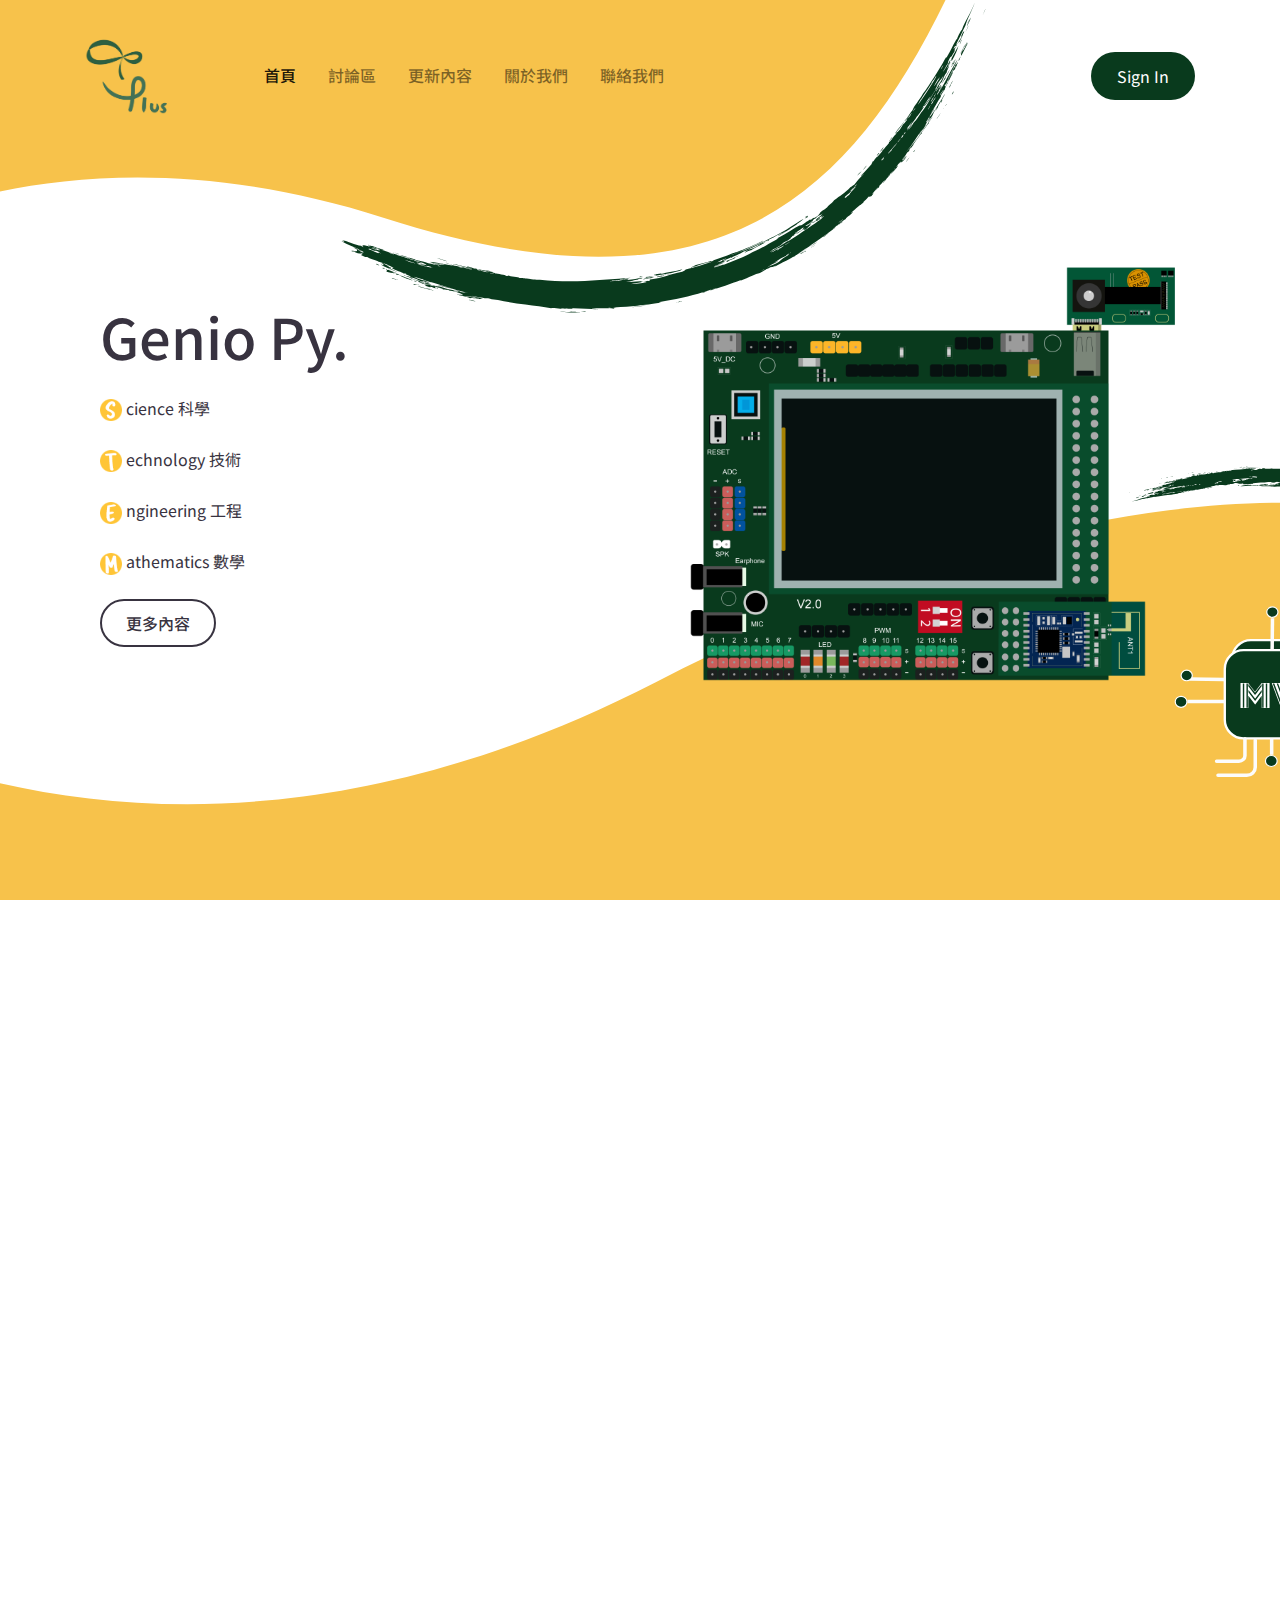
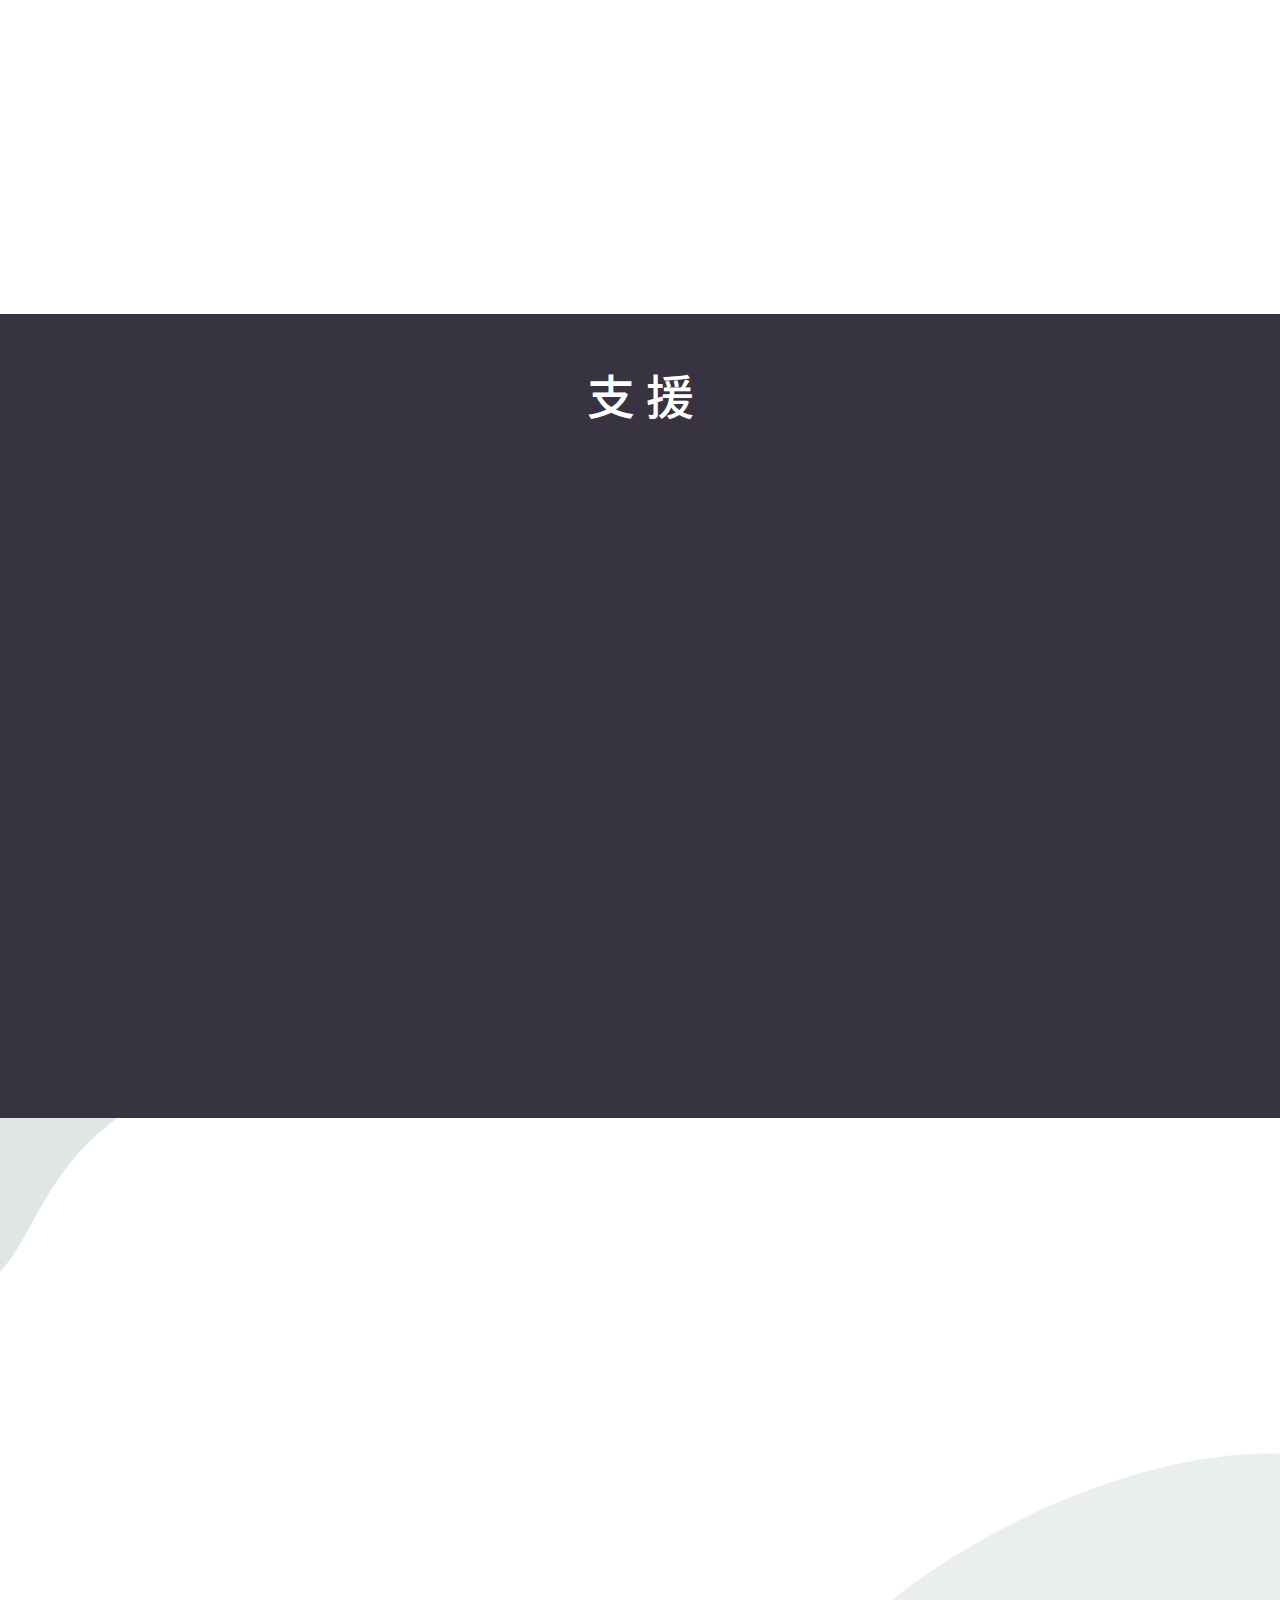
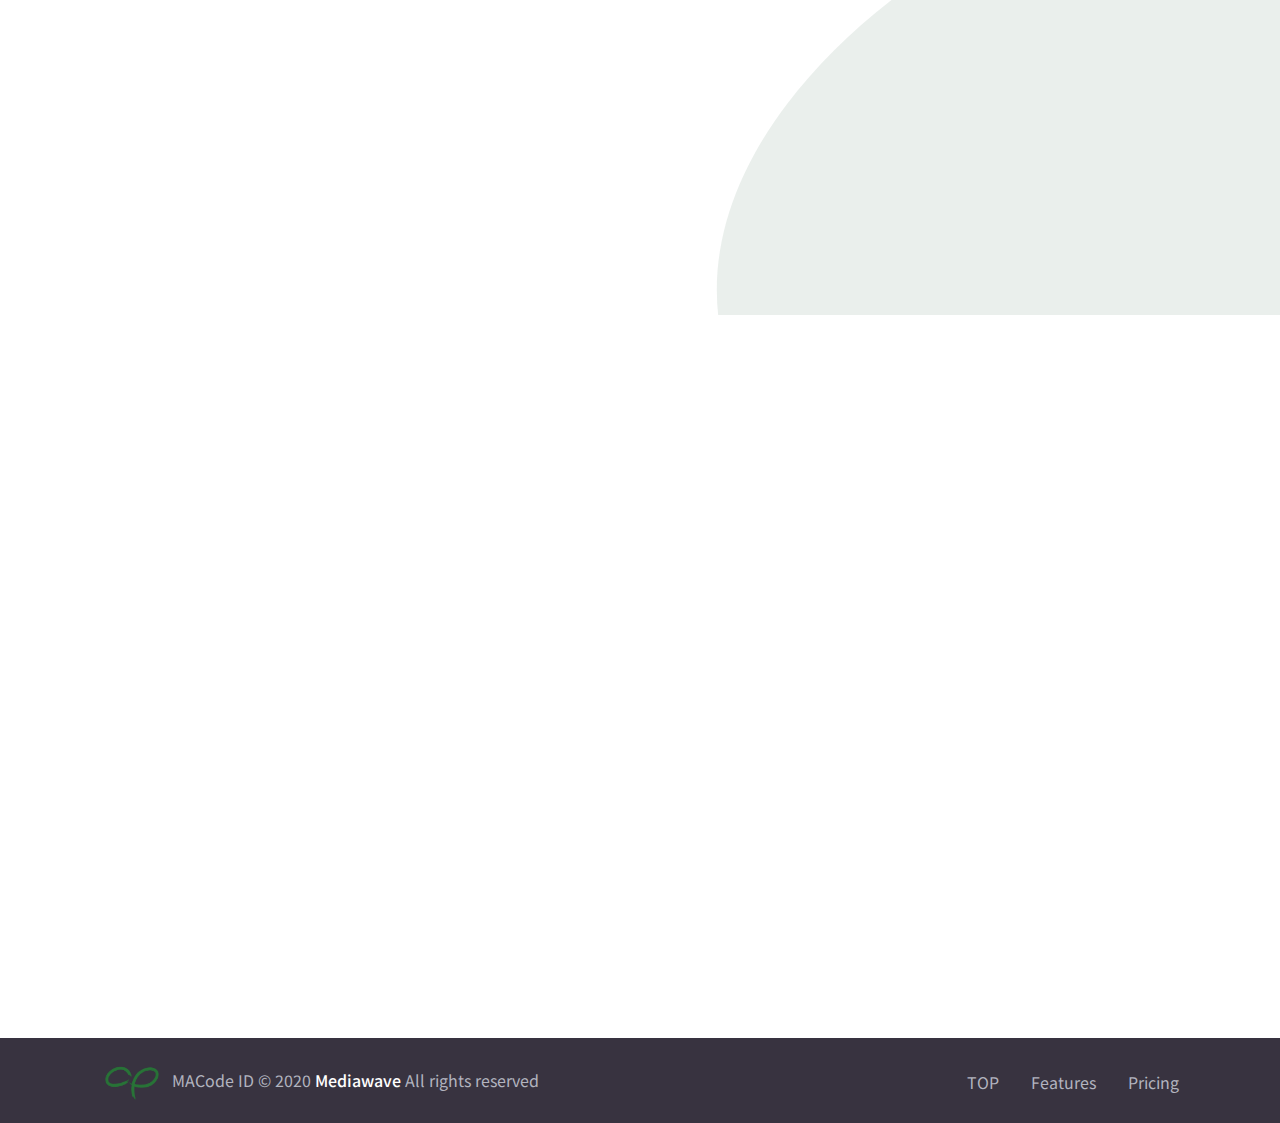
<file: html/index.html>
<!DOCTYPE html>
<html lang="en">
<head>
  <meta charset="UTF-8">
  <meta name="viewport" content="width=device-width, initial-scale=1.0">

  <meta http-equiv="X-UA-Compatible" content="ie=edge">
  
  <meta name="description" content="Mobile Application HTML5 Template">

  <meta name="copyright" content="MACode ID, https://www.macodeid.com/">

  <title>Genio Py.</title>

  <link rel="shortcut icon" href="../assets/tplus1.png" type="image/x-icon">

  <link rel="stylesheet" href="../assets/css/maicons.css">

  <link rel="stylesheet" href="../assets/vendor/animate/animate.css">

  <link rel="stylesheet" href="../assets/vendor/owl-carousel/css/owl.carousel.min.css">

  <link rel="stylesheet" href="../assets/css/bootstrap.css">

  <link rel="stylesheet" href="../assets/css/mobster.css">

  <link rel="preconnect" href="https://fonts.gstatic.com">
  
  <link rel="stylesheet" href="https://fonts.googleapis.com/css2?family=Noto+Sans+TC&display=swap">
<script>
function relocate_home(){
  location.href = "index.html";
}
</script>
</head>
<body>

<nav class="navbar navbar-expand-lg navbar-light navbar-floating">
  <div class="container">
    <a class="navbar-brand" href="#">
      <img src="../assets/tplus.png" alt="" width="85">
    </a>
    <button class="navbar-toggler" type="button" data-toggle="collapse" data-target="#navbarToggler" aria-controls="navbarToggler" aria-expanded="false" aria-label="Toggle navigation">
      <span class="navbar-toggler-icon"></span>
    </button>
  
    <div class="collapse navbar-collapse" id="navbarToggler">
      <ul class="navbar-nav ml-lg-5 mt-3 mt-lg-0">
        <!-- <li class="nav-item dropdown active">
          <a class="nav-link dropdown-toggle" href="#" id="navbarDropdown" data-toggle="dropdown" aria-haspopup="true" aria-expanded="false">Home</a>
          <div class="dropdown-menu" aria-labelledby="navbarDropdown">
            <a class="dropdown-item active" href="index.html">Homepage 1</a>
            <a class="dropdown-item" href="index-2.html">Homepage 2</a>
          </div>
        </li> -->
        <li class="nav-item active">
          <a class="nav-link" href="index.html">首頁</a>
        </li>
        <li class="nav-item">
          <a class="nav-link" href="blog.html".html">討論區</a>
        </li>
        <li class="nav-item">
          <a class="nav-link" href="updates.html">更新內容</a>
        </li>
        <li class="nav-item">
          <a class="nav-link" href="about.html">關於我們</a>
        </li>
        <li class="nav-item">
          <a class="nav-link" href="contact.html">聯絡我們</a>
        </li>
      </ul>
      <div class="ml-auto my-2 my-lg-0">
        <button class="btn btn-dark rounded-pill" value="登入" onclick="relocate_home()">Sign In</button>
      </div>
    </div>
  </div>
</nav>
  
<div class="page-hero-section bg-image hero-home-1" style="background-image: url(../assets/img/background.svg);">
  <div class="hero-caption pt-5">
    <div class="container h-100">
      <div class="row align-items-center h-100">
        <div class="col-lg-6 wow fadeInUp">
          <!-- <div class="badge mb-2"><span class="icon mr-1"><span class="mai-globe"></span></span> 跨學科 教學內容</div> -->
          <h1 class="mb-4">Genio Py.</h1>
          <!-- <p class="mb-4"><span class="icon mr-1"><span class="mai-globe"></span></span>S - Science 科學 <br>
          <span class="icon mr-1"><span class="mai-globe"></span></span>T - Technology 技術<br>
          <span class="icon mr-1"><span class="mai-globe"></span></span>E - Engineering 工程<br>
          <span class="icon mr-1"><span class="mai-globe"></span></span>M - Mathematics 數學</p> -->
          <p class="mb-4"><img src="../assets/img/S.png" width="22" height="22">  cience 科學<br>
          <p class="mb-4"><img src="../assets/img/T.png" width="22" height="22">  echnology 技術<br>
          <p class="mb-4"><img src="../assets/img/E.png" width="22" height="22">  ngineering 工程<br>
          <p class="mb-4"><img src="../assets/img/M.png" width="22" height="22">  athematics 數學<br></p>
          <a href="#Features" class="btn btn-outline-dark rounded-pill">更多內容</a>
        </div>
        <div class="col-lg-6 d-none d-lg-block wow zoomIn">
          <div class="img-place">
            <img src="../assets/img/PCB-1.png" alt="">
          </div>
        </div>
      </div>
    </div>
  </div>
</div>

<!-- Features -->
<div class="down-section no-scroll" id="Features">
  <div class="container">
    <h2 class="text-center wow fadeInUp">內 容</h2>

    <div class="row justify-content-center mt-5">
      <div class="col-lg-10">
        <div class="row justify-content-center">
          <div class="col-md-6 col-lg-6 py-3 wow fadeInLeft">
            <div class="card card-body border-0 text-center shadow pt-5">
              <div class="svg-icon mx-auto mb-4">
                <img src="../assets/img/icons/PCB-2.jpg" alt="">
              </div>
              <h5 class="fg-gray">主控板</h5>
              <p class="fs-small">帶有ADC、PWM及數字I/O端口，可連接傳感器和檢測模塊。</p>
            </div>
          </div>
          <div class="col-md-6 col-lg-6 py-3 wow fadeInUp">
            <div class="card card-body border-0 text-center shadow pt-5">
              <div class="svg-icon mx-auto mb-4">
                <img src="../assets/img/icons/LCD.jpg" alt="">
              </div>
              <h5 class="fg-gray">TFT 面板</h5>
              <p class="fs-small">2.4英吋Ture彩色TFT面板/解析度320x240。</p>
            </div>
          </div>
          <div class="col-md-6 col-lg-6 py-3 wow fadeInDown">
            <div class="card card-body border-0 text-center shadow pt-5">
              <div class="svg-icon mx-auto mb-4">
                <img src="../assets/img/icons/wifi.jpg" alt="">
              </div>
              <h5 class="fg-gray">WIFI 模組</h5>
              <p class="fs-small">使用WiFi模塊連接到網頁伺服器。</p>
            </div>
          </div>
          <div class="col-md-6 col-lg-6 py-3 wow fadeInRight">
            <div class="card card-body border-0 text-center shadow pt-5">
              <div class="svg-icon mx-auto mb-4">
                <img src="../assets/img/icons/cmos sensor.jpg" alt="">
              </div>
              <h5 class="fg-gray">鏡頭 模組</h5>
              <p class="fs-small">720p CMOS鏡頭模塊，用於人臉識別和物體識別。</p>
            </div>
          </div>
        </div>
      </div>
    </div>
  </div>
</div>

<!-- Clients -->
<!-- <div class="page-section mt-5">
  <div class="container">
    <div class="row">
      <div class="col-sm-6 col-lg-3 py-3 wow zoomIn">
        <div class="img-place client-img">
          <img src="../assets/img/clients/alter_sport.png" alt="">
        </div>
      </div>
      <div class="col-sm-6 col-lg-3 py-3 wow zoomIn">
        <div class="img-place client-img">
          <img src="../assets/img/clients/cleaning_service.png" alt="">
        </div>
      </div>
      <div class="col-sm-6 col-lg-3 py-3 wow zoomIn">
        <div class="img-place client-img">
          <img src="../assets/img/clients/creative_photo.png" alt="">
        </div>
      </div>
      <div class="col-sm-6 col-lg-3 py-3 wow zoomIn">
        <div class="img-place client-img">
          <img src="../assets/img/clients/global_tv.png" alt="">
        </div>
      </div>
    </div>
  </div>
</div> End clients -->

<div class="down-section bg-dark fg-white">
  <div class="container">
    <h1 class="text-center">支 援</h1>

    <div class="row justify-content-center mt-5">
      <div class="col-md-6 col-lg-4 py-3">
        <div class="card card-body border-0 bg-transparent text-center wow zoomIn">
          <div class="mb-3">
            <img src="../assets/img/icons/python.svg" alt="" width="100" height="100">
          </div>
          <p class="fs-large">程式語言</p>
          <p class="fs-small fg-grey">利用python語法簡單，易於學習</br>
            的特性，讓程式語言變得更有趣。</p>
        </div>
      </div>
      <div class="col-md-6 col-lg-4 py-3">
        <div class="card card-body border-0 bg-transparent text-center wow zoomIn" data-wow-delay="200ms">
          <div class="mb-3">
            <img src="../assets/img/icons/edgeAI.svg" alt="" width="100" height="100">
          </div>
          <p class="fs-large">邊緣運算</p>
          <p class="fs-small fg-grey">無需連網即可於本機端進行運</br>
            算，開發邊緣人工智慧Edge AI.</p>
        </div>
      </div>
      <div class="col-md-6 col-lg-4 py-3">
        <div class="card card-body border-0 bg-transparent text-center wow zoomIn" data-wow-delay="400ms">
          <div class="mb-3">
            <img src="../assets/img/icons/ai.svg" alt="" width="100" height="100">
          </div>
          <p class="fs-large">人工智慧</p>
          <p class="fs-small fg-grey">結合人臉辨識、語音辨識、</br>
            手勢辨識等..實現AI人工智慧。</p>
        </div>
      </div>
      <div class="col-md-6 col-lg-4 py-3">
        <div class="card card-body border-0 bg-transparent text-center wow zoomIn" data-wow-delay="600ms">
          <div class="mb-3">
            <img src="../assets/img/icons/telenoticias.svg" alt="" width="100" height="100">
          </div>
          <p class="fs-large">無線功能</p>
          <p class="fs-small fg-grey">外接WIFI、藍芽模塊</br>
            輕鬆操控無線功能。</p>
        </div>
      </div>
      <div class="col-md-6 col-lg-4 py-3">
        <div class="card card-body border-0 bg-transparent text-center wow zoomIn" data-wow-delay="800ms">
          <div class="mb-3">
            <img src="../assets/img/icons/media.svg" alt="" width="100" height="100">
          </div>
          <p class="fs-large">多媒體</p>
          <p class="fs-small fg-grey">內建麥克風及外接式揚聲器</br>
            支援 MP3 / WAV 格式播放音檔。</p>
        </div>
      </div>
      <div class="col-md-6 col-lg-4 py-3">
        <div class="card card-body border-0 bg-transparent text-center wow zoomIn" data-wow-delay="1000ms">
          <div class="mb-3">
            <img src="../assets/img/icons/sensor.svg" alt="" width="100" height="100">
          </div>
          <p class="fs-large">感測元件</p>
          <p class="fs-small fg-grey">相容市面各式感測元件</br>
            輕鬆連接、簡單操控。</p>
        </div>
      </div>
    </div>
  </div>
</div>

<div class="page-section bg-image" style="background-image: url(../assets/img/pattern_2.svg);" id="Price">
  <div class="container">
    <div class="row justify-content-center align-items-center">
      <div class="col-lg-5 mb-5 mb-lg-0 wow fadeInUp">
        <h1 class="mb-4">方 案</h1>
        <p class="mb-5">透過Genio Py.資訊教育開發板動手實作，來啟發小孩及大人對於程式語言的興趣及天賦，進而培養設計與創造科技工具及資訊系統的知能，同時也涵育探索、創造性思考、邏輯與運算思維、批判性思考、問題解決等高層次思考能力。</p>
        <!-- <a href="#" class="btn btn-gradient btn-split-icon rounded-pill">
          <span class="icon mai-call-outline"></span> Custom Plan
        </a> -->
      </div>
      <div class="col-lg-7">
        <div class="pricing-table">
          <div class="pricing-item active wow zoomIn">
            <div class="pricing-header">
              <h5>完整套件</h5>
              <h1 class="fw-normal">NT$ 2800</h1>
            </div>
            <div class="pricing-body">
              <ul class="theme-list">
                <li class="list-item">主控板</li>
                <li class="list-item">TFT面板</li>
                <li class="list-item">WIFI模組</li>
                <li class="list-item">鏡頭模組</li>
              </ul>
            </div>
            <a href="#contact" class="btn btn-outline-dark rounded-pill">聯絡我們 <span class="mai-chevron-forward"></span></a>
          </div>
          <div class="pricing-item wow zoomIn" data-wow-delay="200ms">
            <div class="pricing-header">
              <h5>智慧家庭Demo Kit</h5>
              <h1 class="fw-normal">NT$ 4200</h1>
            </div>
            <div class="pricing-body">
              <ul class="theme-list">
                <li class="list-item">主控板</li>
                <li class="list-item">TFT面板</li>
                <li class="list-item">WIFI模組</li>
                <li class="list-item">鏡頭模組</li>
                <li class="list-item">周邊零組件．感測元件及線材</li>
              </ul>
            </div>
            <a href="https://youtu.be/874h_lD1Abc" class="btn btn-outline-dark rounded-pill">了解更多 <span class="mai-chevron-forward"></span></a>
          </div>
        </div>
      </div>
    </div>
  </div>
</div>

<div class="down-section"id="contact">
  <div class="container">
    <div class="row">
      <div class="col-lg-7 py-3 mb-5 mb-lg-0">
        <div class="img-place w-lg-75 wow zoomIn">
          <img src="../assets/img/illustration_contact.svg" alt="">
        </div>
      </div>
      <div class="col-lg-5 py-3">
        <h1 class="wow fadeInUp">連絡我們</h1>

        <form method="POST" class="mt-5">
          <div class="form-group wow fadeInUp">
            <label for="name" class="fw-medium fg-grey">姓名 FullName</label>
            <input type="text" class="form-control" id="name">
          </div>

          <div class="form-group wow fadeInUp">
            <label for="email" class="fw-medium fg-grey">郵件 Email</label>
            <input type="text" class="form-control" id="email">
          </div>

          <div class="form-group wow fadeInUp">
            <label for="message" class="fw-medium fg-grey">留言 Message</label>
            <textarea rows="6" class="form-control" id="message"></textarea>
          </div>

          <div class="form-group mt-4 wow fadeInUp">
            <a href="#" class="btn btn-outline-dark rounded-pill">送出</a>
          </div>
        </form>
      </div>
    </div>
  </div>
</div>

 <div class="page-footer-section bg-dark fg-white">
  <div class="container">
    <div class="row">
      <div class="col-12 col-md-6 py-2">
        <img src="../assets/tplus2.png" alt="" width="60">
        <!-- Please don't remove or modify the credits below -->
        <p class="d-inline-block ml-2">MACode ID &copy; 2020 <a href="https://www.mediawave.com.tw//" class="fg-white fw-medium">Mediawave</a> All rights reserved</p>
      </div>
      <div class="col-12 col-md-6 py-2">
        <ul class="nav justify-content-end">
          <li class="nav-item"><a href="#" class="nav-link">TOP</a></li>
          <li class="nav-item"><a href="#Features" class="nav-link">Features</a></li>
          <li class="nav-item"><a href="#Price" class="nav-link">Pricing</a></li>
        </ul>
      </div>
    </div>
  </div>
</div>

<script src="../assets/js/jquery-3.5.1.min.js"></script>

<script src="../assets/js/bootstrap.bundle.min.js"></script>

<script src="../assets/vendor/owl-carousel/js/owl.carousel.min.js"></script>

<script src="../assets/vendor/wow/wow.min.js"></script>

<script src="../assets/js/mobster.js"></script>

</body>
</html>
</file>
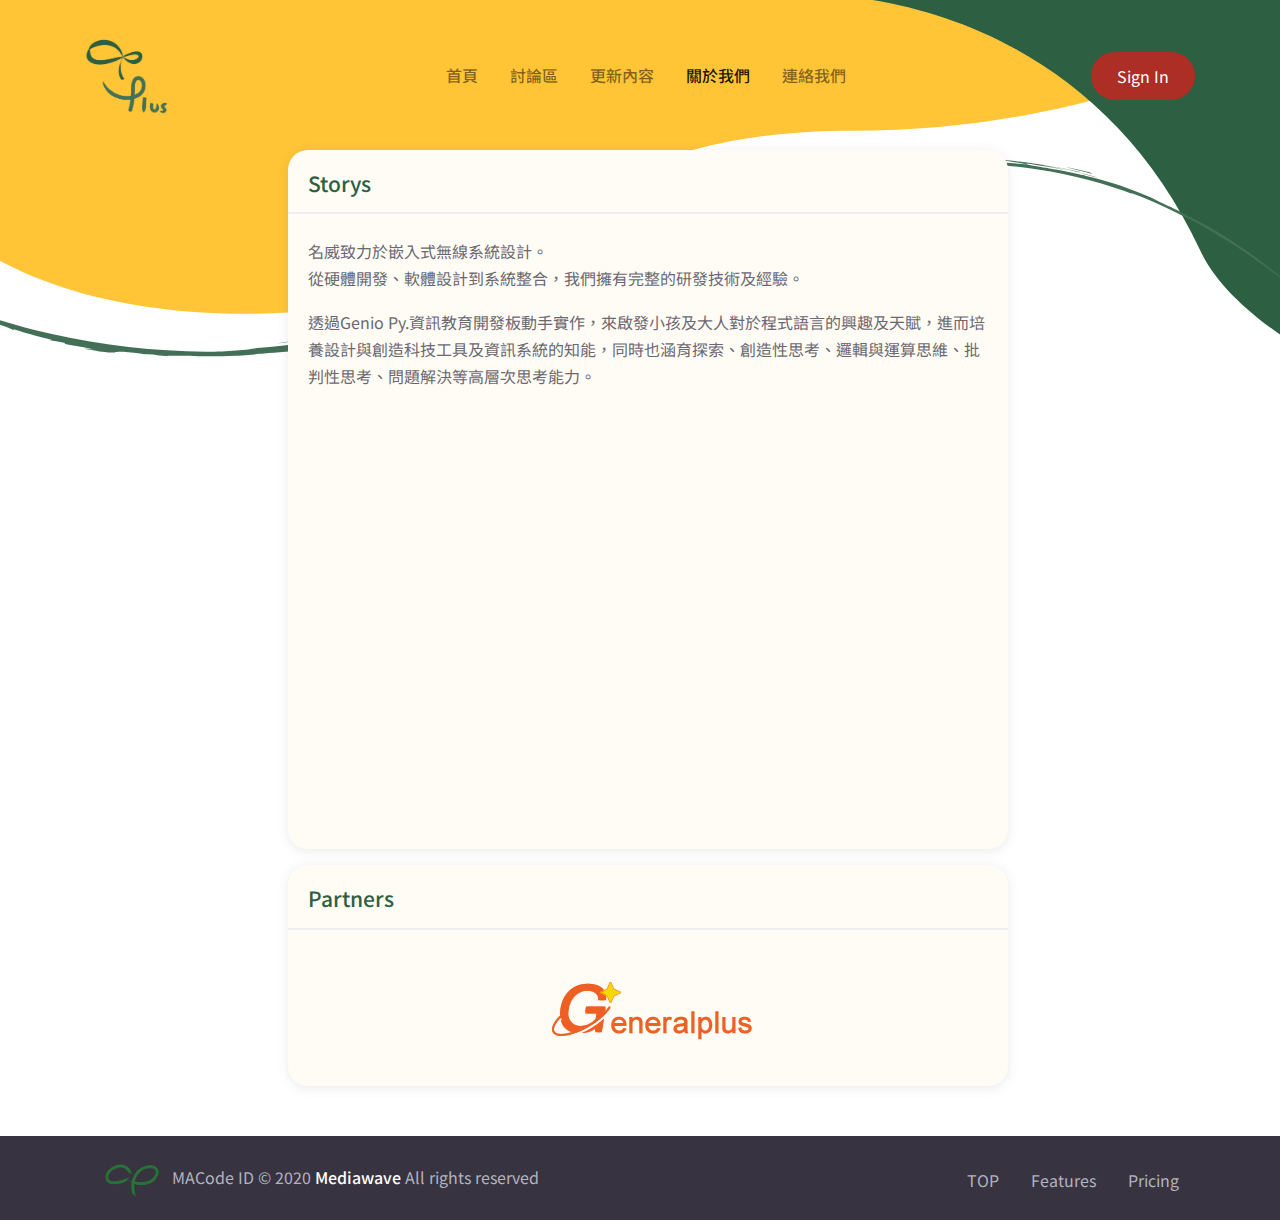
<file: html/about.html>
<!DOCTYPE html>
<html lang="en">
<head>
  <meta charset="UTF-8">
  <meta name="viewport" content="width=device-width, initial-scale=1.0">

  <meta http-equiv="X-UA-Compatible" content="ie=edge">

  <meta name="description" content="Mobile Application HTML5 Template">

  <meta name="copyright" content="MACode ID, https://www.macodeid.com/">

  <title>Genio Py. About</title>

  <link rel="shortcut icon" href="../assets/tplus1.png" type="image/x-icon">

  <link rel="stylesheet" href="../assets/css/maicons.css">

  <link rel="stylesheet" href="../assets/vendor/animate/animate.css">

  <link rel="stylesheet" href="../assets/vendor/owl-carousel/css/owl.carousel.min.css">

  <link rel="stylesheet" href="../assets/css/bootstrap.css">

  <link rel="stylesheet" href="../assets/css/mobster.css">
  <script>
    function relocate_home(){
      location.href = "index.html";
    }
    </script>
</head>
<body>

<nav class="navbar navbar-expand-lg navbar-light navbar-floating">
  <div class="container">
    <a class="navbar-brand" href="index.html">
      <img src="../assets/tplus.png" alt="" width="85">
    </a>
    <button class="navbar-toggler" type="button" data-toggle="collapse" data-target="#navbarToggler" aria-controls="navbarToggler" aria-expanded="false" aria-label="Toggle navigation">
      <span class="navbar-toggler-icon"></span>
    </button>
  
    <div class="collapse navbar-collapse" id="navbarToggler">
      <ul class="navbar-nav ml-auto mt-2 mt-lg-0">
        <!-- <li class="nav-item dropdown">
          <a class="nav-link dropdown-toggle" href="#" id="navbarDropdown" data-toggle="dropdown" aria-haspopup="true" aria-expanded="false">Home</a>
          <div class="dropdown-menu" aria-labelledby="navbarDropdown">
            <a class="dropdown-item" href="index.html">Homepage 1</a>
            <a class="dropdown-item" href="index-2.html">Homepage 2</a>
          </div>
        </li> -->
        <li class="nav-item">
          <a class="nav-link" href="index.html">首頁</a>
        </li>
        <li class="nav-item">
          <a class="nav-link" href="blog.html">討論區</a>
        </li>
        <li class="nav-item">
          <a class="nav-link" href="updates.html">更新內容</a>
        </li>
        <li class="nav-item active">
          <a class="nav-link" href="about.html">關於我們</a>
        </li>
        <li class="nav-item">
          <a class="nav-link" href="contact.html">連絡我們</a>
        </li>
      </ul>
      <div class="ml-auto my-2 my-lg-0">
        <button class="btn btn-primary rounded-pill" onclick="relocate_home()">Sign In</button>
      </div>
    </div>
  </div>
</nav>

<!-- <main class="bg-light"> -->

<!-- <div class="page-hero-section bg-image hero-mini" style="background-image: url(../assets/img/hero_mini.svg);"> -->
  <!-- <div class="hero-caption">
    <div class="container fg-white h-100">
      <div class="row justify-content-center align-items-center text-center h-100">
        <div class="col-lg-6">
          <h3 class="mb-4 fw-medium">About Us</h3>
          <nav aria-label="breadcrumb">
            <ol class="breadcrumb breadcrumb-dark justify-content-center bg-transparent">
              <li class="breadcrumb-item"><a href="index.html">Home</a></li>
              <li class="breadcrumb-item active" aria-current="page">About</li>
            </ol>
          </nav>
        </div>
      </div>
    </div>
  </div>
</div> -->

<div class="page-hero-section bg-image hero-mini" style="background-image: url(../assets/img/hero_mini.svg);">
  <div class="page-section">
    <div class="container">
      <div class="row justify-content-center">
        <div class="col-lg-8">
          <div class="card-page">
            <h5 class="fg-green">Storys</h5>
            <hr>
            <p>名威致力於嵌入式無線系統設計。<br>從硬體開發、軟體設計到系統整合，我們擁有完整的研發技術及經驗。</p>
            <p>透過Genio Py.資訊教育開發板動手實作，來啟發小孩及大人對於程式語言的興趣及天賦，進而培養設計與創造科技工具及資訊系統的知能，同時也涵育探索、創造性思考、邏輯與運算思維、批判性思考、問題解決等高層次思考能力。</p>

            <!-- Video -->
            <div class="text-center py-5">
              <!-- <embed class="embed-video" src="https://www.youtube.com/embed/k1D0_wFlXgo?list=PLl-K7zZEsYLmnJ_FpMOZgyg6XcIGBu2OX"> -->
              <iframe class="embed-video" src="https://www.youtube.com/embed/mBVri255wdI" frameborder="0" allow="accelerometer; autoplay; clipboard-write; encrypted-media; gyroscope; picture-in-picture" allowfullscreen></iframe>
            </div>
                      
          </div>
        
          <div class="card-page mt-3">
            <h5 class="fg-green">Partners</h5>
            <hr>

            <div class="row">
              <!-- <div class="col-sm-6 col-lg-12 py-3">
                <div class="img-place client-img">
                  <img src="../assets/img/clients/mediawave.png" alt="">
                </div>
              </div> -->
              <div class="col-sm-6 col-lg-12 py-3">
                <div class="img-place client-img">
                  <img src="../assets/img/clients/gp.png" alt="">
                </div>
              </div>
            </div>
          </div>
        </div>
      </div>
    </div>
  </div>

  <footer class="page-footer-section bg-dark fg-white">
    <div class="container">
      <div class="row">
        <div class="col-12 col-md-6 py-2">
          <img src="../assets/tplus2.png" alt="" width="60">
          <!-- Please don't remove or modify the credits below -->
          <p class="d-inline-block ml-2">MACode ID &copy; 2020 <a href="https://www.mediawave.com.tw//" class="fg-white fw-medium">Mediawave</a> All rights reserved</p>
        </div>
        <div class="col-12 col-md-6 py-2">
          <ul class="nav justify-content-end">
            <li class="nav-item"><a href="#" class="nav-link">TOP</a></li>
            <li class="nav-item"><a href="index.html#Features" class="nav-link">Features</a></li>
            <li class="nav-item"><a href="index.html#Price" class="nav-link">Pricing</a></li>
          </ul>
        </div>
      </div>
    </div>
  </footer>
</div>

<script src="../assets/js/jquery-3.5.1.min.js"></script>

<script src="../assets/js/bootstrap.bundle.min.js"></script>

<script src="../assets/vendor/owl-carousel/js/owl.carousel.min.js"></script>

<script src="../assets/vendor/wow/wow.min.js"></script>

<script src="../assets/js/mobster.js"></script>

</body>
</html>
</file>
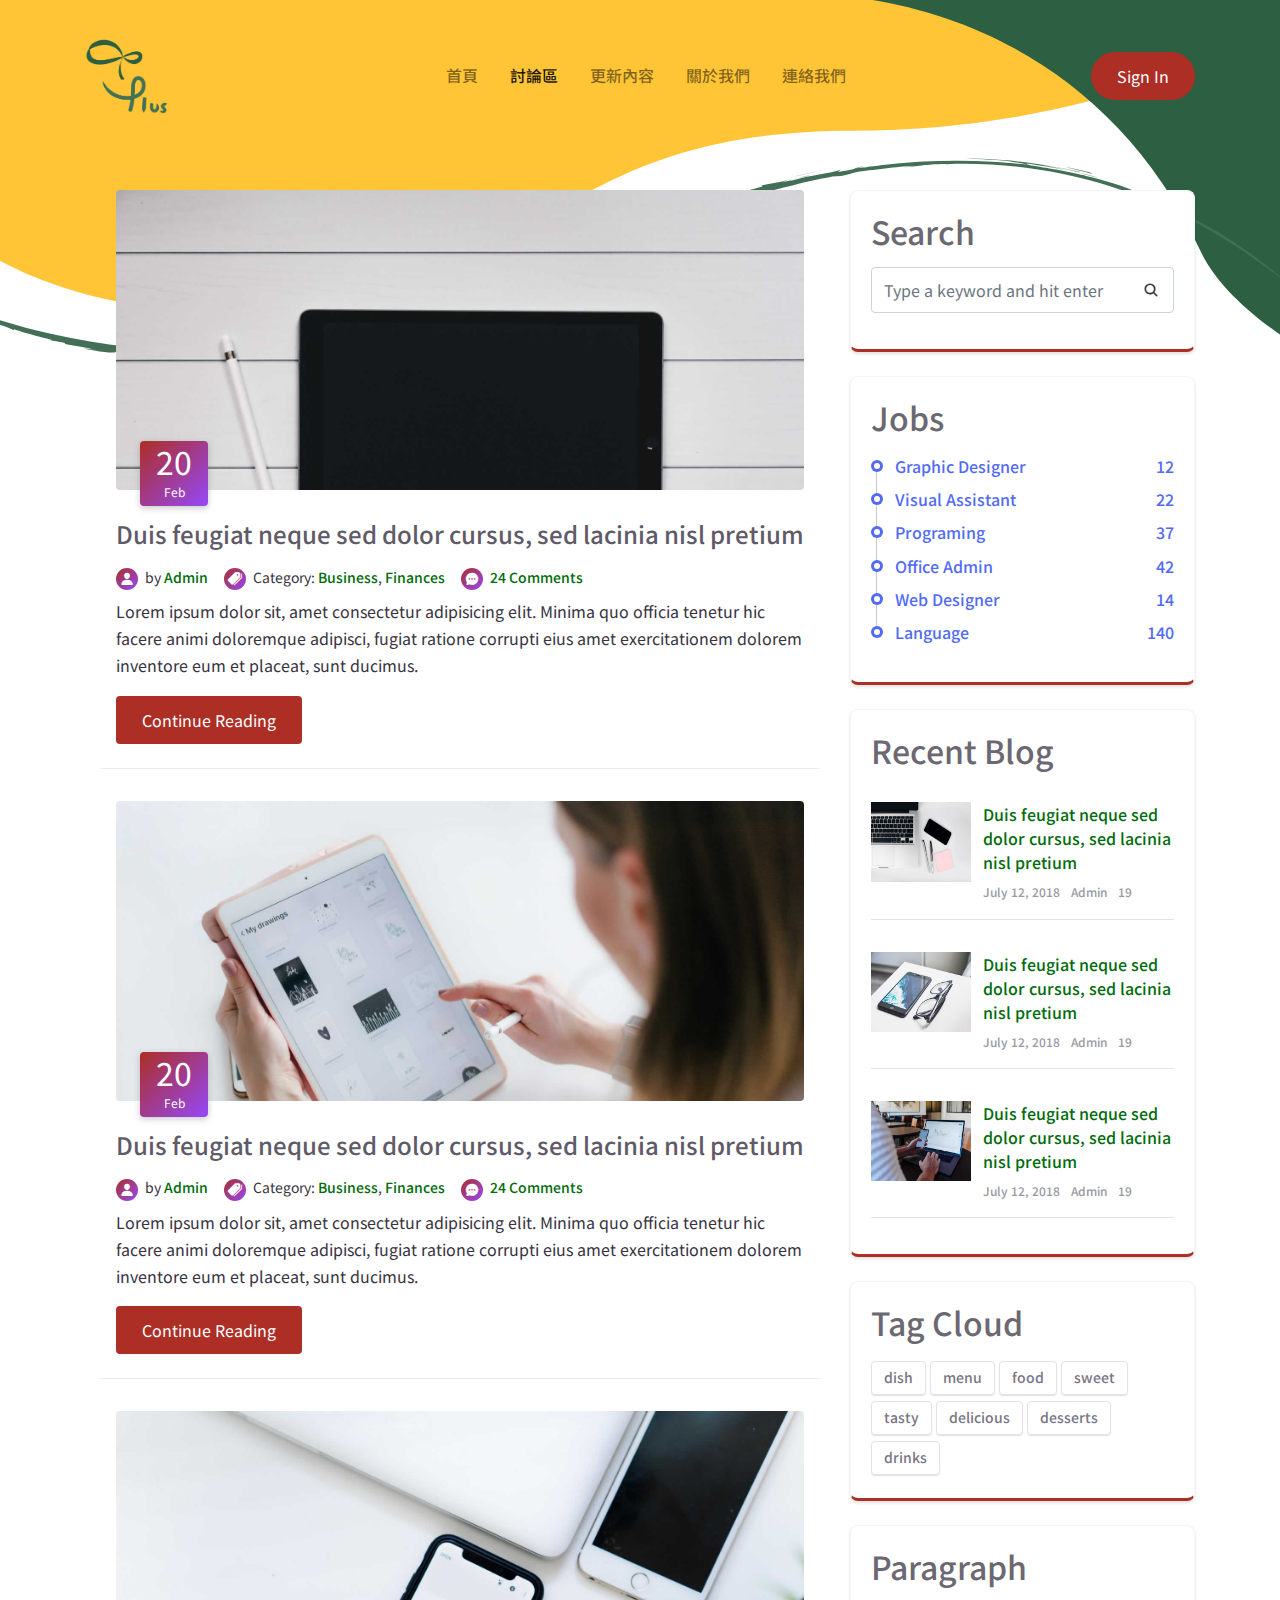
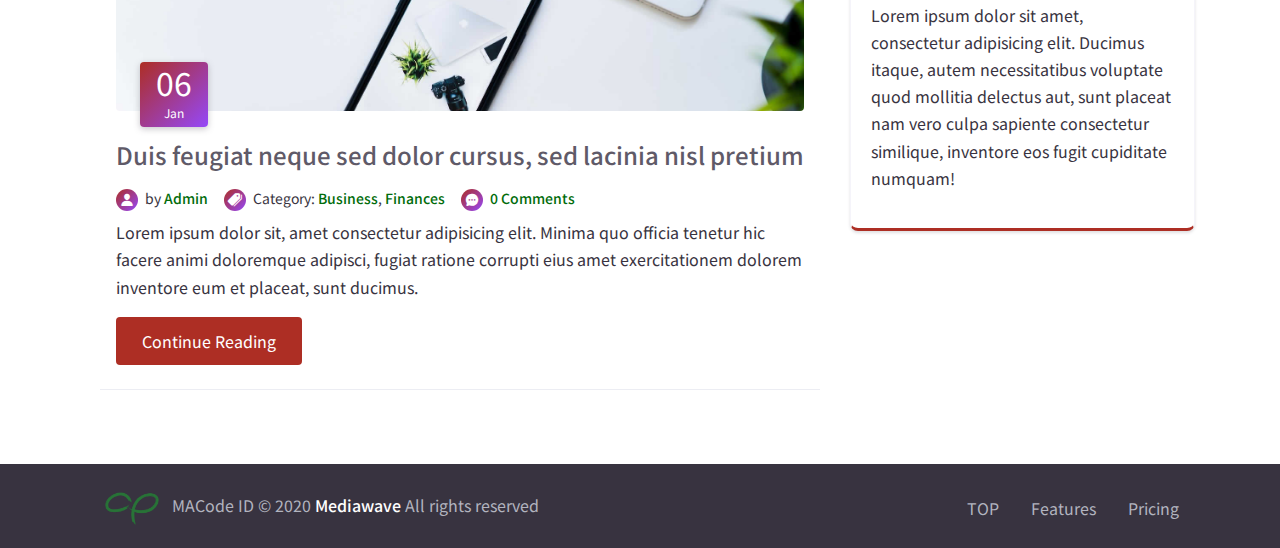
<file: html/blog - 未上架.html>
<!DOCTYPE html>
<html lang="en">
<head>
  <meta charset="UTF-8">
  <meta name="viewport" content="width=device-width, initial-scale=1.0">

  <meta http-equiv="X-UA-Compatible" content="ie=edge">

  <meta name="description" content="Mobile Application HTML5 Template">

  <meta name="copyright" content="MACode ID, https://www.macodeid.com/">

  <title>Genio Py. Blog</title>

  <link rel="shortcut icon" href="../assets/tplus1.png" type="image/x-icon">

  <link rel="stylesheet" href="../assets/css/maicons.css">

  <link rel="stylesheet" href="../assets/vendor/animate/animate.css">

  <link rel="stylesheet" href="../assets/vendor/owl-carousel/css/owl.carousel.min.css">

  <link rel="stylesheet" href="../assets/css/bootstrap.css">

  <link rel="stylesheet" href="../assets/css/mobster.css">
  <script>
    function relocate_home(){
      location.href = "index.html";
    }
    </script>
</head>
<body>

<nav class="navbar navbar-expand-lg navbar-light navbar-floating">
  <div class="container">
    <a class="navbar-brand" href="index.html">
      <img src="../assets/tplus.png" alt="" width="85">
    </a>
    <button class="navbar-toggler" type="button" data-toggle="collapse" data-target="#navbarToggler" aria-controls="navbarToggler" aria-expanded="false" aria-label="Toggle navigation">
      <span class="navbar-toggler-icon"></span>
    </button>
  
    <div class="collapse navbar-collapse" id="navbarToggler">
      <ul class="navbar-nav ml-auto mt-2 mt-lg-0">
        <li class="nav-item">
          <a class="nav-link" href="index.html">首頁</a>
        </li>
        <li class="nav-item active">
          <a class="nav-link" href="blog.html">討論區</a>
        </li>
        <li class="nav-item">
          <a class="nav-link" href="updates.html">更新內容</a>
        </li>
        <li class="nav-item">
          <a class="nav-link" href="about.html">關於我們</a>
        </li>
        <li class="nav-item">
          <a class="nav-link" href="contact.html">連絡我們</a>
        </li>
      </ul>
      <div class="ml-auto my-2 my-lg-0">
        <button class="btn btn-primary rounded-pill" onclick="relocate_home()">Sign In</button>
      </div>
    </div>
  </div>
</nav>

<!-- <main>
  <div class="page-hero-section bg-image hero-mini" style="background-image: url(../assets/img/hero_mini.svg);">
    <div class="hero-caption">
      <div class="container fg-white h-100">
        <div class="row justify-content-center align-items-center text-center h-100">
          <div class="col-lg-6">
            <h3 class="mb-4 fw-medium">BLOG</h3>
            <nav aria-label="breadcrumb">
              <ol class="breadcrumb breadcrumb-dark justify-content-center bg-transparent">
                <li class="breadcrumb-item"><a href="index.html">首頁</a></li>
                <li class="breadcrumb-item active" aria-current="page">部落格</li>
              </ol>
            </nav>
          </div>
        </div>
      </div>
    </div>
  </div> -->

<div class="page-hero-section bg-image hero-mini" style="background-image: url(../assets/img/hero_mini.svg);">
  <div class="page-section">
    <div class="container">
      <div class="row">
        <div class="col-lg-8 py-3">
          <article class="blog-entry">
            <div class="entry-header">
              <div class="post-thumbnail">
                <img src="../assets/img/blogs/blog_4.jpg" alt="">
              </div>
              <div class="post-date">
                <h3>20</h3>
                <span>Feb</span>
              </div>
            </div>
            <div class="post-title"><a href="blog-details.html">Duis feugiat neque sed dolor cursus, sed lacinia nisl pretium</a></div>
            <div class="entry-meta mb-2">
              <div class="meta-item entry-author">
                <div class="icon">
                  <span class="mai-person"></span>  
                </div>
                by <a href="#">Admin</a>
              </div>
              <div class="meta-item">
                <div class="icon">
                  <span class="mai-pricetags"></span>
                </div>
                Category: 
                <a href="#">Business</a>, 
                <a href="#">Finances</a>
              </div>
              <div class="meta-item">
                <div class="icon">
                  <span class="mai-chatbubble-ellipses"></span>
                </div>
                <a href="#">24 Comments</a>
              </div>
            </div>
            <div class="entry-content">
              <p>Lorem ipsum dolor sit, amet consectetur adipisicing elit. Minima quo officia tenetur hic facere animi doloremque adipisci, fugiat ratione corrupti eius amet exercitationem dolorem inventore eum et placeat, sunt ducimus.</p>
            </div>
            <a href="blog-details.html" class="btn btn-primary">Continue Reading</a>
          </article>

          <article class="blog-entry">
            <div class="entry-header">
              <div class="post-thumbnail">
                <img src="../assets/img/blogs/blog_5.jpg" alt="">
              </div>
              <div class="post-date">
                <h3>20</h3>
                <span>Feb</span>
              </div>
            </div>
            <div class="post-title"><a href="blog-details.html">Duis feugiat neque sed dolor cursus, sed lacinia nisl pretium</a></div>
            <div class="entry-meta mb-2">
              <div class="meta-item entry-author">
                <div class="icon">
                  <span class="mai-person"></span>  
                </div>
                by <a href="#">Admin</a>
              </div>
              <div class="meta-item">
                <div class="icon">
                  <span class="mai-pricetags"></span>
                </div>
                Category: 
                <a href="#">Business</a>, 
                <a href="#">Finances</a>
              </div>
              <div class="meta-item">
                <div class="icon">
                  <span class="mai-chatbubble-ellipses"></span>
                </div>
                <a href="#">24 Comments</a>
              </div>
            </div>
            <div class="entry-content">
              <p>Lorem ipsum dolor sit, amet consectetur adipisicing elit. Minima quo officia tenetur hic facere animi doloremque adipisci, fugiat ratione corrupti eius amet exercitationem dolorem inventore eum et placeat, sunt ducimus.</p>
            </div>
            <a href="#" class="btn btn-primary">Continue Reading</a>
          </article>

          <article class="blog-entry">
            <div class="entry-header">
              <div class="post-thumbnail">
                <img src="../assets/img/blogs/blog_6.jpg" alt="">
              </div>
              <div class="post-date">
                <h3>06</h3>
                <span>Jan</span>
              </div>
            </div>
            <div class="post-title"><a href="blog-details.html">Duis feugiat neque sed dolor cursus, sed lacinia nisl pretium</a></div>
            <div class="entry-meta mb-2">
              <div class="meta-item entry-author">
                <div class="icon">
                  <span class="mai-person"></span>  
                </div>
                by <a href="#">Admin</a>
              </div>
              <div class="meta-item">
                <div class="icon">
                  <span class="mai-pricetags"></span>
                </div>
                Category: 
                <a href="#">Business</a>, 
                <a href="#">Finances</a>
              </div>
              <div class="meta-item">
                <div class="icon">
                  <span class="mai-chatbubble-ellipses"></span>
                </div>
                <a href="#">0 Comments</a>
              </div>
            </div>
            <div class="entry-content">
              <p>Lorem ipsum dolor sit, amet consectetur adipisicing elit. Minima quo officia tenetur hic facere animi doloremque adipisci, fugiat ratione corrupti eius amet exercitationem dolorem inventore eum et placeat, sunt ducimus.</p>
            </div>
            <a href="#" class="btn btn-primary">Continue Reading</a>
          </article>
        </div>
        <!-- Sidebar -->
        <div class="col-lg-4 py-3">
          <div class="widget-wrap">
            <form action="#" class="search-form">
              <h3 class="widget-title">Search</h3>
              <div class="form-group">
                <span class="icon mai-search"></span>
                <input type="text" class="form-control" placeholder="Type a keyword and hit enter">
              </div>
            </form>
          </div>

            <div class="widget-wrap">
              <h3 class="widget-title">Jobs</h3>
              <ul class="categories">
                <li><a href="#">Graphic Designer <span>12</span></a></li>
                <li><a href="#">Visual Assistant <span>22</span></a></li>
                <li><a href="#">Programing <span>37</span></a></li>
                <li><a href="#">Office Admin <span>42</span></a></li>
                <li><a href="#">Web Designer <span>14</span></a></li>
                <li><a href="#">Language <span>140</span></a></li>
              </ul>
            </div>

            <div class="widget-wrap">
              <h3 class="widget-title">Recent Blog</h3>
              <div class="blog-widget">
                <div class="blog-img">
                  <img src="../assets/img/blogs/blog_1.jpg" alt="">
                </div>
                <div class="entry-footer">
                  <div class="blog-title mb-2"><a href="#">Duis feugiat neque sed dolor cursus, sed lacinia nisl pretium</a></div>
                  <div class="meta">
                    <a href="#"><span class="icon-calendar"></span> July 12, 2018</a>
                    <a href="#"><span class="icon-person"></span> Admin</a>
                    <a href="#"><span class="icon-chat"></span> 19</a>
                  </div>
                </div>
              </div>
              <div class="blog-widget">
                <div class="blog-img">
                  <img src="../assets/img/blogs/blog_2.jpg" alt="">
                </div>
                <div class="entry-footer">
                  <div class="blog-title mb-2"><a href="#">Duis feugiat neque sed dolor cursus, sed lacinia nisl pretium</a></div>
                  <div class="meta">
                    <a href="#"><span class="icon-calendar"></span> July 12, 2018</a>
                    <a href="#"><span class="icon-person"></span> Admin</a>
                    <a href="#"><span class="icon-chat"></span> 19</a>
                  </div>
                </div>
              </div>
              <div class="blog-widget">
                <div class="blog-img">
                  <img src="../assets/img/blogs/blog_3.jpg" alt="">
                </div>
                <div class="entry-footer">
                  <div class="blog-title mb-2"><a href="#">Duis feugiat neque sed dolor cursus, sed lacinia nisl pretium</a></div>
                  <div class="meta">
                    <a href="#"><span class="icon-calendar"></span> July 12, 2018</a>
                    <a href="#"><span class="icon-person"></span> Admin</a>
                    <a href="#"><span class="icon-chat"></span> 19</a>
                  </div>
                </div>
              </div>
            </div>

          <div class="widget-wrap">
            <h3 class="widget-title">Tag Cloud</h3>
            <div class="tag-clouds">
              <a href="#" class="tag-cloud-link">dish</a>
              <a href="#" class="tag-cloud-link">menu</a>
              <a href="#" class="tag-cloud-link">food</a>
              <a href="#" class="tag-cloud-link">sweet</a>
              <a href="#" class="tag-cloud-link">tasty</a>
              <a href="#" class="tag-cloud-link">delicious</a>
              <a href="#" class="tag-cloud-link">desserts</a>
              <a href="#" class="tag-cloud-link">drinks</a>
            </div>
          </div>

          <div class="widget-wrap">
            <h3 class="widget-title">Paragraph</h3>
            <p>Lorem ipsum dolor sit amet, consectetur adipisicing elit. Ducimus itaque, autem necessitatibus voluptate quod mollitia delectus aut, sunt placeat nam vero culpa sapiente consectetur similique, inventore eos fugit cupiditate numquam!</p>
          </div>
        </div> <!-- end sidebar -->
      </div>
    </div>
  </div>

</main>


<!-- <footer class="page-footer-section bg-dark fg-white">
  <div class="container">
    <div class="row mb-5 py-3">
      <div class="col-sm-6 col-lg-2 py-3">
        <h5 class="mb-3">Pages</h5>
        <ul class="menu-link">
          <li><a href="#" class="">Features</a></li>
          <li><a href="#" class="">Customers</a></li>
          <li><a href="#" class="">Pricing</a></li>
          <li><a href="#" class="">GDPR</a></li>
        </ul>
      </div>
      <div class="col-sm-6 col-lg-2 py-3">
        <h5 class="mb-3">Company</h5>
        <ul class="menu-link">
          <li><a href="#" class="">About</a></li>
          <li><a href="#" class="">Team</a></li>
          <li><a href="#" class="">Leadership</a></li>
          <li><a href="#" class="">Careers</a></li>
          <li><a href="#" class="">HIRING!</a></li>
        </ul>
      </div>
      <div class="col-md-6 col-lg-4 py-3">
        <h5 class="mb-3">Contact</h5>
        <ul class="menu-link">
          <li><a href="#" class="">Contact Us</a></li>
          <li><a href="#" class="">Office Location</a></li>
          <li><a href="#" class="">hello@mobster.com</a></li>
          <li><a href="#" class="">support@macodeid.com</a></li>
          <li><a href="#" class="">+808 11233 900</a></li>
        </ul>
      </div>
      <div class="col-md-6 col-lg-4 py-3">
        <h5 class="mb-3">Subscribe</h5>
        <p>Get some offers, news, or update features of application</p>
        <form method="POST">
          <div class="input-group">
            <input type="text" class="form-control" placeholder="Your email..">
            <div class="input-group-append">
              <button type="submit" class="btn btn-primary"><span class="mai-send"></span></button>
            </div>
          </div>
        </form>

        <div class="mt-4">
          <a href="#" class="btn btn-fab btn-primary fg-white"><span class="mai-logo-facebook"></span></a>
          <a href="#" class="btn btn-fab btn-primary fg-white"><span class="mai-logo-twitter"></span></a>
          <a href="#" class="btn btn-fab btn-primary fg-white"><span class="mai-logo-instagram"></span></a>
          <a href="#" class="btn btn-fab btn-primary fg-white"><span class="mai-logo-google"></span></a>
        </div>
      </div>
    </div>
  </div> -->

<footer class="page-footer-section bg-dark fg-white">
  <div class="container">
    <div class="row">
      <div class="col-12 col-md-6 py-2">
        <img src="../assets/tplus2.png" alt="" width="60">
        <!-- Please don't remove or modify the credits below -->
        <p class="d-inline-block ml-2">MACode ID &copy; 2020 <a href="https://www.mediawave.com.tw//" class="fg-white fw-medium">Mediawave</a> All rights reserved</p>
      </div>
      <div class="col-12 col-md-6 py-2">
        <ul class="nav justify-content-end">
          <li class="nav-item"><a href="#" class="nav-link">TOP</a></li>
          <li class="nav-item"><a href="index.html#Features" class="nav-link">Features</a></li>
          <li class="nav-item"><a href="index.html#Price" class="nav-link">Pricing</a></li>
        </ul>
      </div>
    </div>
  </div>
</footer> <!-- .page-footer -->
</div>

<script src="../assets/js/jquery-3.5.1.min.js"></script>

<script src="../assets/js/bootstrap.bundle.min.js"></script>

<script src="../assets/vendor/owl-carousel/js/owl.carousel.min.js"></script>

<script src="../assets/vendor/wow/wow.min.js"></script>

<script src="../assets/js/mobster.js"></script>

</body>
</html>
</file>
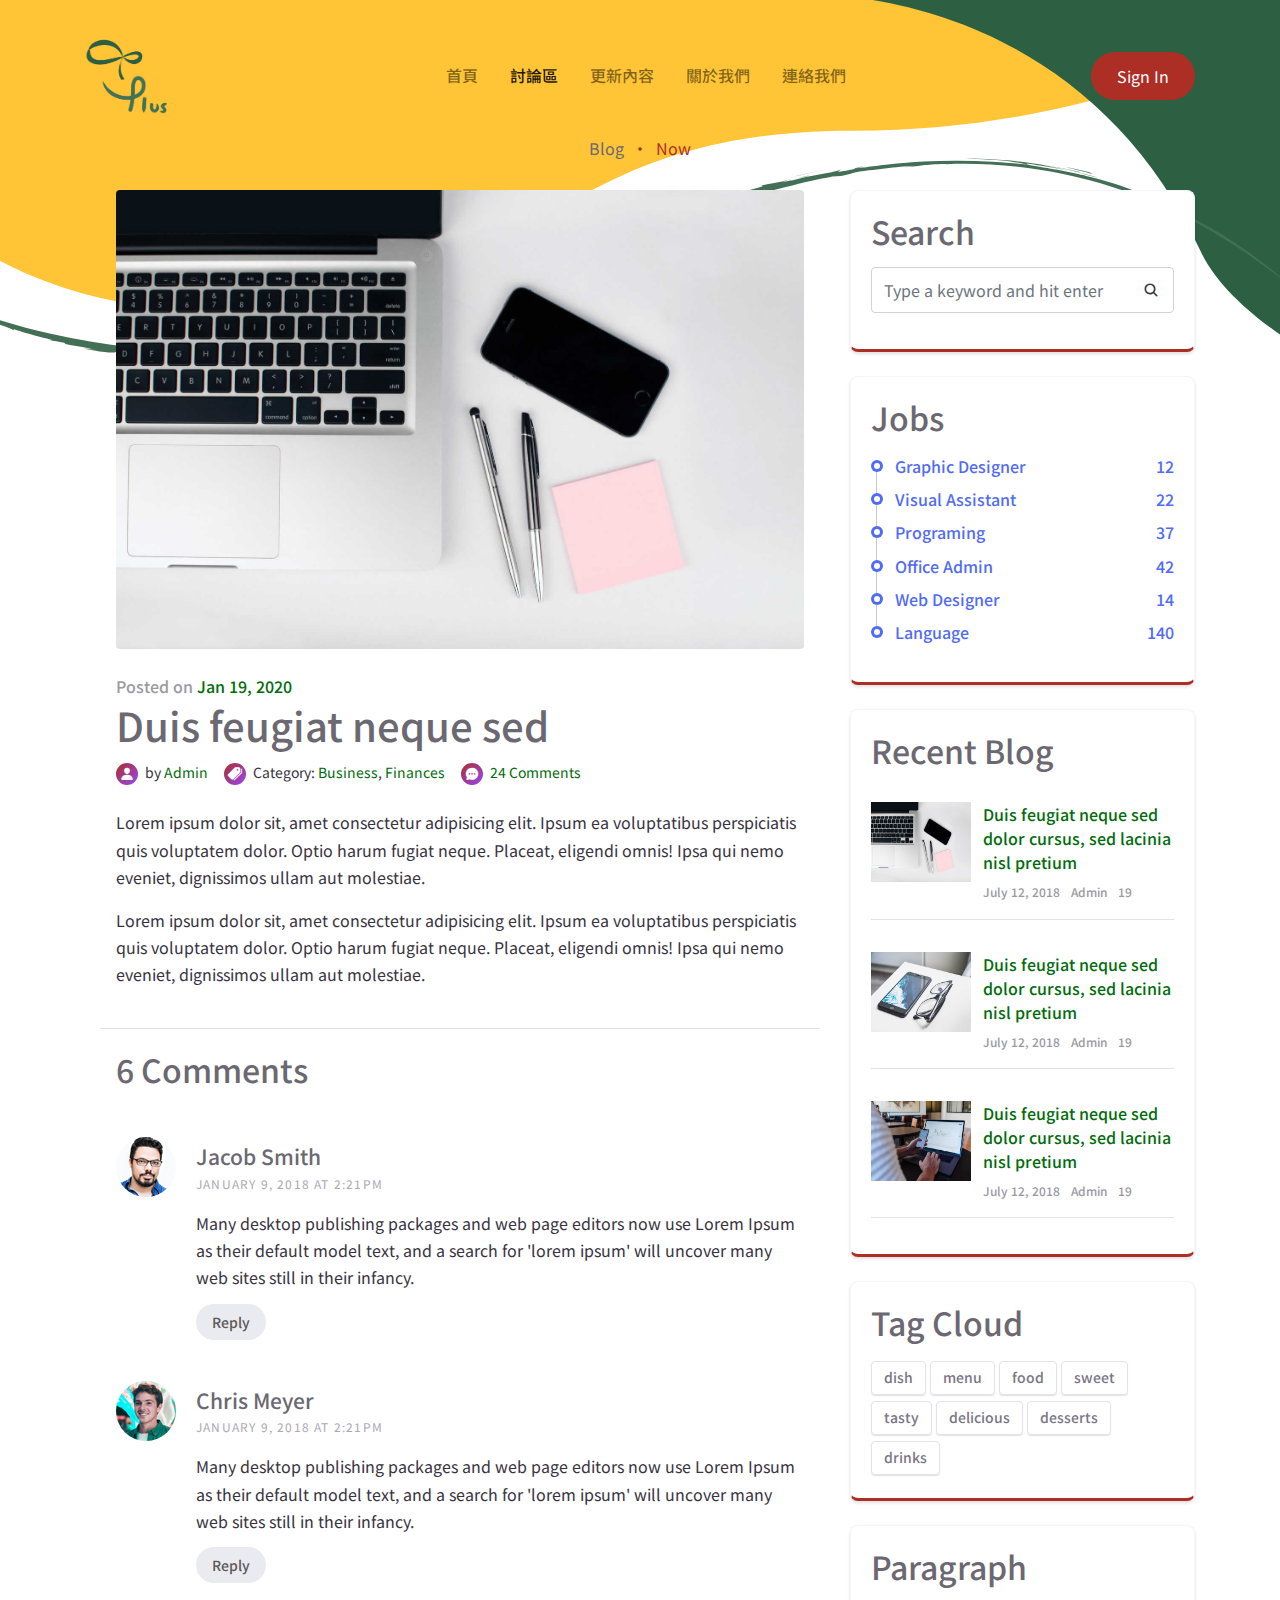
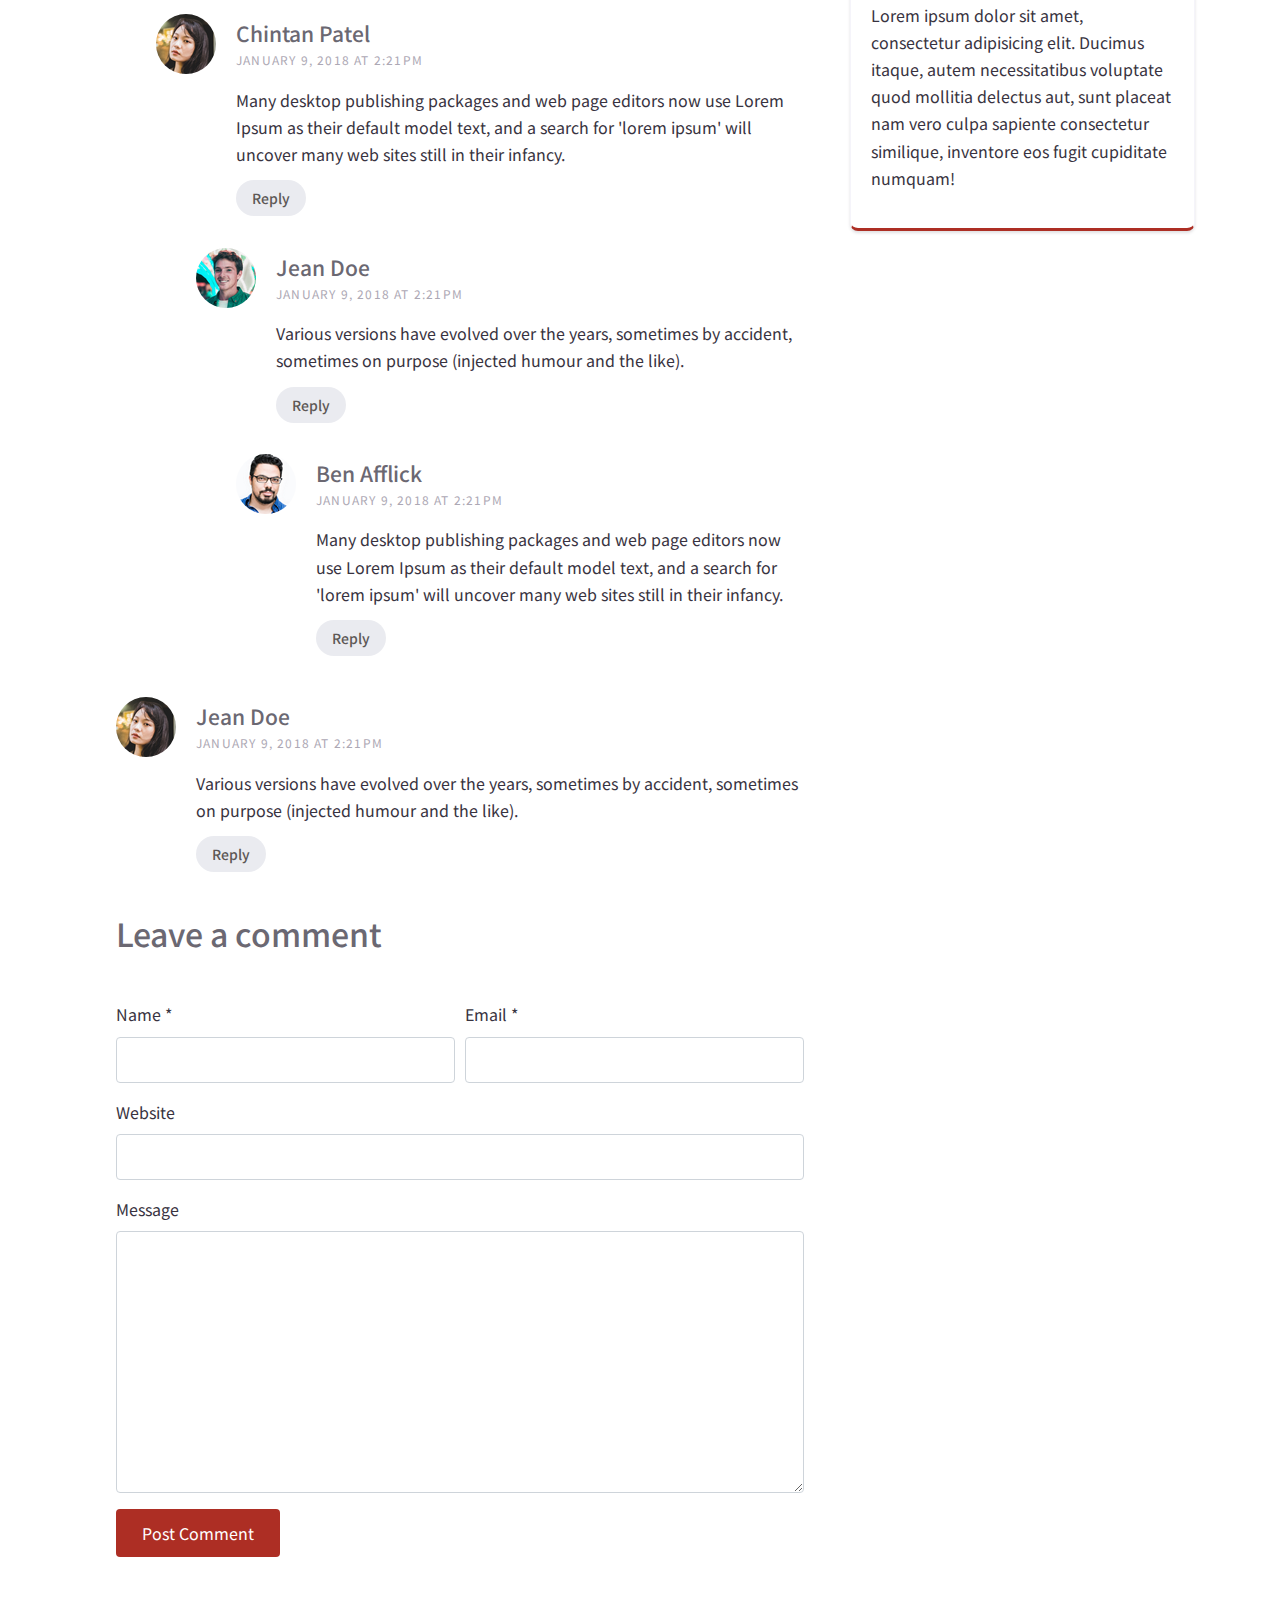
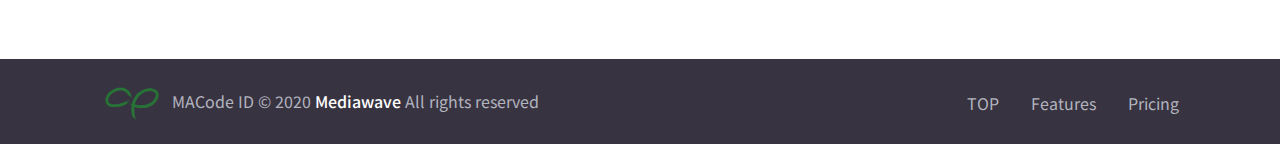
<file: html/blog-details.html>
<!DOCTYPE html>
<html lang="en">
<head>
  <meta charset="UTF-8">
  <meta name="viewport" content="width=device-width, initial-scale=1.0">

  <meta http-equiv="X-UA-Compatible" content="ie=edge">

  <meta name="description" content="Mobile Application HTML5 Template">

  <meta name="copyright" content="MACode ID, https://www.macodeid.com/">

  <title>Genio Py. In Blog</title>

  <link rel="shortcut icon" href="../assets/tplus1.png" type="image/x-icon">

  <link rel="stylesheet" href="../assets/css/maicons.css">

  <link rel="stylesheet" href="../assets/vendor/animate/animate.css">

  <link rel="stylesheet" href="../assets/vendor/owl-carousel/css/owl.carousel.min.css">

  <link rel="stylesheet" href="../assets/css/bootstrap.css">

  <link rel="stylesheet" href="../assets/css/mobster.css">
  <script>
    function relocate_home(){
      location.href = "index.html";
    }
    </script>
</head>
<body>


<nav class="navbar navbar-expand-lg navbar-light navbar-floating">
  <div class="container">
    <div class="row w-100">
      <a class="navbar-brand" href="index.html">
        <img src="../assets/tplus.png" alt="" width="85">
      </a>
      <button class="navbar-toggler" type="button" data-toggle="collapse" data-target="#navbarToggler" aria-controls="navbarToggler" aria-expanded="false" aria-label="Toggle navigation">
        <span class="navbar-toggler-icon"></span>
      </button>
    
      <div class="collapse navbar-collapse" id="navbarToggler">
        <ul class="navbar-nav ml-auto mt-2 mt-lg-0">
          <li class="nav-item">
            <a class="nav-link" href="index.html">首頁</a>
          </li>
          <li class="nav-item active">
            <a class="nav-link" href="blog.html">討論區</a>
          </li>
          <li class="nav-item">
            <a class="nav-link" href="updates.html">更新內容</a>
          </li>
          <li class="nav-item">
            <a class="nav-link" href="about.html">關於我們</a>
          </li>
          <li class="nav-item">
            <a class="nav-link" href="contact.html">連絡我們</a>
          </li>
        </ul>
        <div class="ml-auto my-2 my-lg-0">
          <button class="btn btn-primary rounded-pill" onclick="relocate_home()">Sign In</button>
        </div>
      </div>

      <div class="col-12 d-flex justify-content-center">
        <ul class="navbar-nav  mt-2 mt-lg-0">
          <ol class="breadcrumb breadcrumb-light bg-transparent">
            <li class="breadcrumb-item"><a href="blog.html">Blog</a></li>
            <li class="breadcrumb-item active" aria-current="page">Now</li>
          </ol>
        </ul>
      </div>
    </div>
  </div>
</nav>

<main>


<div class="page-hero-section bg-image hero-mini" style="background-image: url(../assets/img/hero_mini.svg);">
  <div class="page-section">
    <div class="container">
      <div class="row">
        <div class="col-lg-8 py-3">
          <article class="blog-single-entry">
            <div class="post-thumbnail">
              <img src="../assets/img/blogs/blog_1.jpg" alt="">
            </div>
            <div class="post-date">
              Posted on <a href="#">Jan 19, 2020</a>
            </div>
            <h1 class="post-title">Duis feugiat neque sed</h1>
            <div class="entry-meta mb-4">
              <div class="meta-item entry-author">
                <div class="icon">
                  <span class="mai-person"></span>  
                </div>
                by <a href="#">Admin</a>
              </div>
              <div class="meta-item">
                <div class="icon">
                  <span class="mai-pricetags"></span>
                </div>
                Category: 
                <a href="#">Business</a>, 
                <a href="#">Finances</a>
              </div>
              <div class="meta-item">
                <div class="icon">
                  <span class="mai-chatbubble-ellipses"></span>
                </div>
                <a href="#">24 Comments</a>
              </div>
            </div>
            <div class="entry-content">
              <p>Lorem ipsum dolor sit, amet consectetur adipisicing elit. Ipsum ea voluptatibus perspiciatis quis voluptatem dolor. Optio harum fugiat neque. Placeat, eligendi omnis! Ipsa qui nemo eveniet, dignissimos ullam aut molestiae.</p>
              <p>Lorem ipsum dolor sit, amet consectetur adipisicing elit. Ipsum ea voluptatibus perspiciatis quis voluptatem dolor. Optio harum fugiat neque. Placeat, eligendi omnis! Ipsa qui nemo eveniet, dignissimos ullam aut molestiae.</p>
            </div>
          </article>

          <!-- Comments -->
          <div class="comment-area">
            <h3 class="mb-5">6 Comments</h3>
            <!-- Comment List -->
            <ul class="comment-list">
              <li class="comment">
                <div class="vcard bio">
                <img src="../assets/img/person/person_1.png" alt="Image placeholder">
                </div>
                <div class="comment-body">
                <h3>Jacob Smith</h3>
                <div class="meta">January 9, 2018 at 2:21pm</div>
                <p>Many desktop publishing packages and web page editors now use Lorem Ipsum as their default model text, and a search for 'lorem ipsum' will uncover many web sites still in their infancy.</p>
                <p><a href="#" class="reply">Reply</a></p>
                </div>
              </li>
          
              <li class="comment">
                <div class="vcard bio">
                <img src="../assets/img/person/person_2.png" alt="Image placeholder">
                </div>
                <div class="comment-body">
                <h3>Chris Meyer</h3>
                <div class="meta">January 9, 2018 at 2:21pm</div>
                <p>Many desktop publishing packages and web page editors now use Lorem Ipsum as their default model text, and a search for 'lorem ipsum' will uncover many web sites still in their infancy.</p>
                <p><a href="#" class="reply">Reply</a></p>
                </div>
          
                <ul class="children">
                <li class="comment">
                  <div class="vcard bio">
                  <img src="../assets/img/person/person_3.png" alt="Image placeholder">
                  </div>
                  <div class="comment-body">
                  <h3>Chintan Patel</h3>
                  <div class="meta">January 9, 2018 at 2:21pm</div>
                  <p>Many desktop publishing packages and web page editors now use Lorem Ipsum as their default model text, and a search for 'lorem ipsum' will uncover many web sites still in their infancy.</p>
                  <p><a href="#" class="reply">Reply</a></p>
                  </div>
          
                  <ul class="children">
                  <li class="comment">
                    <div class="vcard bio">
                    <img src="../assets/img/person/person_2.png" alt="Image placeholder">
                    </div>
                    <div class="comment-body">
                    <h3>Jean Doe</h3>
                    <div class="meta">January 9, 2018 at 2:21pm</div>
                    <p>Various versions have evolved over the years, sometimes by accident, sometimes on purpose (injected humour and the like).</p>
                    <p><a href="#" class="reply">Reply</a></p>
                    </div>
          
                    <ul class="children">
                    <li class="comment">
                      <div class="vcard bio">
                      <img src="../assets/img/person/person_1.png" alt="Image placeholder">
                      </div>
                      <div class="comment-body">
                      <h3>Ben Afflick</h3>
                      <div class="meta">January 9, 2018 at 2:21pm</div>
                      <p>Many desktop publishing packages and web page editors now use Lorem Ipsum as their default model text, and a search for 'lorem ipsum' will uncover many web sites still in their infancy.</p>
                      <p><a href="#" class="reply">Reply</a></p>
                      </div>
                    </li>
                    </ul>
                  </li>
                  </ul>
                </li>
                </ul>
              </li>
          
              <li class="comment">
                <div class="vcard bio">
                <img src="../assets/img/person/person_3.png" alt="Image placeholder">
                </div>
                <div class="comment-body">
                <h3>Jean Doe</h3>
                <div class="meta">January 9, 2018 at 2:21pm</div>
                <p>Various versions have evolved over the years, sometimes by accident, sometimes on purpose (injected humour and the like).</p>
                <p><a href="#" class="reply">Reply</a></p>
                </div>
              </li>
            </ul> <!-- END .comment-list -->
        
            <div class="comment-form-wrap pt-5">
              <h3 class="mb-5">Leave a comment</h3>
              <form action="#" class="">
                <div class="form-row form-group">
                  <div class="col-md-6">
                    <label for="name">Name *</label>
                    <input type="text" class="form-control" id="name">
                  </div>
                  <div class="col-md-6">
                    <label for="email">Email *</label>
                    <input type="email" class="form-control" id="email">
                  </div>
                </div>
                <div class="form-group">
                  <label for="website">Website</label>
                  <input type="url" class="form-control" id="website">
                </div>
          
                <div class="form-group">
                  <label for="message">Message</label>
                  <textarea name="msg" id="message" cols="30" rows="10" class="form-control"></textarea>
                </div>
                <div class="form-group">
                  <input type="submit" value="Post Comment" class="btn btn-primary">
                </div>
              </form>
            </div>
          </div> <!-- end comment -->
        </div>

        <!-- Sidebar -->
        <div class="col-lg-4 py-3">
          <div class="widget-wrap">
            <form action="#" class="search-form">
              <h3 class="widget-title">Search</h3>
              <div class="form-group">
                <span class="icon mai-search"></span>
                <input type="text" class="form-control" placeholder="Type a keyword and hit enter">
              </div>
            </form>
          </div>

            <div class="widget-wrap">
              <h3 class="widget-title">Jobs</h3>
              <ul class="categories">
                <li><a href="#">Graphic Designer <span>12</span></a></li>
                <li><a href="#">Visual Assistant <span>22</span></a></li>
                <li><a href="#">Programing <span>37</span></a></li>
                <li><a href="#">Office Admin <span>42</span></a></li>
                <li><a href="#">Web Designer <span>14</span></a></li>
                <li><a href="#">Language <span>140</span></a></li>
              </ul>
            </div>

            <div class="widget-wrap">
              <h3 class="widget-title">Recent Blog</h3>
              <div class="blog-widget">
                <div class="blog-img">
                  <img src="../assets/img/blogs/blog_1.jpg" alt="">
                </div>
                <div class="entry-footer">
                  <div class="blog-title mb-2"><a href="#">Duis feugiat neque sed dolor cursus, sed lacinia nisl pretium</a></div>
                  <div class="meta">
                    <a href="#"><span class="icon-calendar"></span> July 12, 2018</a>
                    <a href="#"><span class="icon-person"></span> Admin</a>
                    <a href="#"><span class="icon-chat"></span> 19</a>
                  </div>
                </div>
              </div>
              <div class="blog-widget">
                <div class="blog-img">
                  <img src="../assets/img/blogs/blog_2.jpg" alt="">
                </div>
                <div class="entry-footer">
                  <div class="blog-title mb-2"><a href="#">Duis feugiat neque sed dolor cursus, sed lacinia nisl pretium</a></div>
                  <div class="meta">
                    <a href="#"><span class="icon-calendar"></span> July 12, 2018</a>
                    <a href="#"><span class="icon-person"></span> Admin</a>
                    <a href="#"><span class="icon-chat"></span> 19</a>
                  </div>
                </div>
              </div>
              <div class="blog-widget">
                <div class="blog-img">
                  <img src="../assets/img/blogs/blog_3.jpg" alt="">
                </div>
                <div class="entry-footer">
                  <div class="blog-title mb-2"><a href="#">Duis feugiat neque sed dolor cursus, sed lacinia nisl pretium</a></div>
                  <div class="meta">
                    <a href="#"><span class="icon-calendar"></span> July 12, 2018</a>
                    <a href="#"><span class="icon-person"></span> Admin</a>
                    <a href="#"><span class="icon-chat"></span> 19</a>
                  </div>
                </div>
              </div>
            </div>

          <div class="widget-wrap">
            <h3 class="widget-title">Tag Cloud</h3>
            <div class="tag-clouds">
              <a href="#" class="tag-cloud-link">dish</a>
              <a href="#" class="tag-cloud-link">menu</a>
              <a href="#" class="tag-cloud-link">food</a>
              <a href="#" class="tag-cloud-link">sweet</a>
              <a href="#" class="tag-cloud-link">tasty</a>
              <a href="#" class="tag-cloud-link">delicious</a>
              <a href="#" class="tag-cloud-link">desserts</a>
              <a href="#" class="tag-cloud-link">drinks</a>
            </div>
          </div>

          <div class="widget-wrap">
            <h3 class="widget-title">Paragraph</h3>
            <p>Lorem ipsum dolor sit amet, consectetur adipisicing elit. Ducimus itaque, autem necessitatibus voluptate quod mollitia delectus aut, sunt placeat nam vero culpa sapiente consectetur similique, inventore eos fugit cupiditate numquam!</p>
          </div>
        </div> <!-- end sidebar -->

      </div> <!-- .row -->
    </div>
  </div>

  <footer class="page-footer-section bg-dark fg-white">
    <div class="container">
      <div class="row">
        <div class="col-12 col-md-6 py-2">
          <img src="../assets/tplus2.png" alt="" width="60">
          <!-- Please don't remove or modify the credits below -->
          <p class="d-inline-block ml-2">MACode ID &copy; 2020 <a href="https://www.mediawave.com.tw//" class="fg-white fw-medium">Mediawave</a> All rights reserved</p>
        </div>
        <div class="col-12 col-md-6 py-2">
          <ul class="nav justify-content-end">
            <li class="nav-item"><a href="#" class="nav-link">TOP</a></li>
            <li class="nav-item"><a href="index.html#Features" class="nav-link">Features</a></li>
            <li class="nav-item"><a href="index.html#Price" class="nav-link">Pricing</a></li>
          </ul>
        </div>
      </div>
    </div>
  </footer>
</div>

</main>


<script src="../assets/js/jquery-3.5.1.min.js"></script>

<script src="../assets/js/bootstrap.bundle.min.js"></script>

<script src="../assets/vendor/owl-carousel/js/owl.carousel.min.js"></script>

<script src="../assets/vendor/wow/wow.min.js"></script>

<script src="../assets/js/mobster.js"></script>

</body>
</html>
</file>
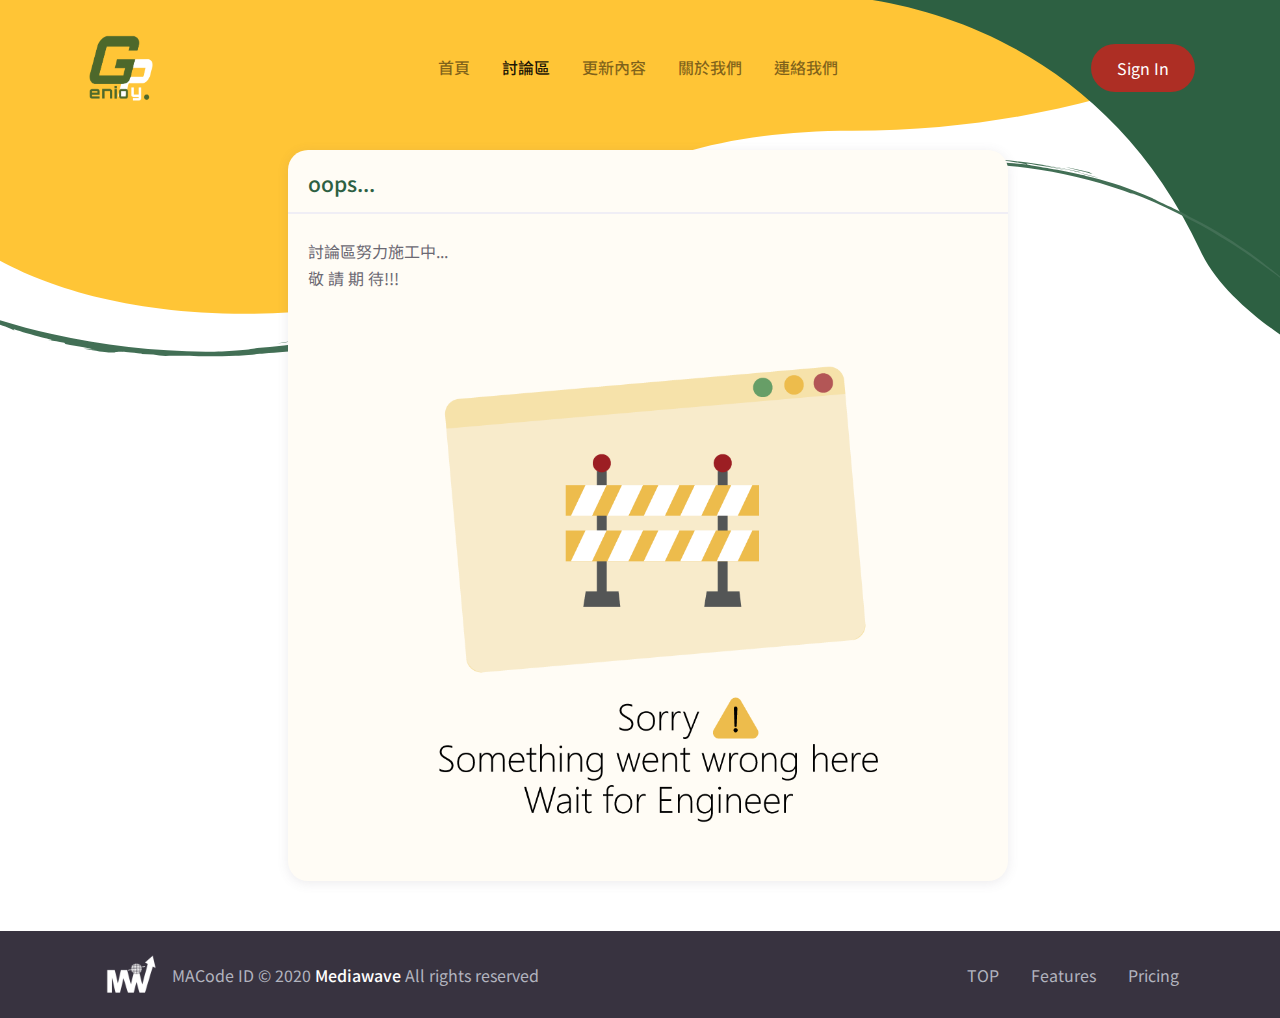
<file: html/blog.html>
<!DOCTYPE html>
<html lang="en">
<head>
  <meta charset="UTF-8">
  <meta name="viewport" content="width=device-width, initial-scale=1.0">

  <meta http-equiv="X-UA-Compatible" content="ie=edge">

  <meta name="description" content="Mobile Application HTML5 Template">

  <meta name="copyright" content="MACode ID, https://www.macodeid.com/">

  <title>Genio Py. Blog</title>

  <link rel="shortcut icon" href="../assets/tplus1.png" type="image/x-icon">

  <link rel="stylesheet" href="../assets/css/maicons.css">

  <link rel="stylesheet" href="../assets/vendor/animate/animate.css">

  <link rel="stylesheet" href="../assets/vendor/owl-carousel/css/owl.carousel.min.css">

  <link rel="stylesheet" href="../assets/css/bootstrap.css">

  <link rel="stylesheet" href="../assets/css/mobster.css">
  <script>
    function relocate_home(){
      location.href = "index.html";
    }
    </script>
</head>
<body>

<nav class="navbar navbar-expand-lg navbar-light navbar-floating">
  <div class="container">
    <a class="navbar-brand" href="index.html">
      <img src="../assets/geniopy.png" alt="" width="70">
    </a>
    <button class="navbar-toggler" type="button" data-toggle="collapse" data-target="#navbarToggler" aria-controls="navbarToggler" aria-expanded="false" aria-label="Toggle navigation">
      <span class="navbar-toggler-icon"></span>
    </button>
  
    <div class="collapse navbar-collapse" id="navbarToggler">
      <ul class="navbar-nav ml-auto mt-2 mt-lg-0">
        <li class="nav-item">
          <a class="nav-link" href="index.html">首頁</a>
        </li>
        <li class="nav-item active">
          <a class="nav-link" href="blog.html">討論區</a>
        </li>
        <li class="nav-item">
          <a class="nav-link" href="updates.html">更新內容</a>
        </li>
        <li class="nav-item">
          <a class="nav-link" href="about.html">關於我們</a>
        </li>
        <li class="nav-item">
          <a class="nav-link" href="contact.html">連絡我們</a>
        </li>
      </ul>
      <div class="ml-auto my-2 my-lg-0">
        <button class="btn btn-primary rounded-pill" onclick="relocate_home()">Sign In</button>
      </div>
    </div>
  </div>
</nav>

<!-- <main>
  <div class="page-hero-section bg-image hero-mini" style="background-image: url(../assets/img/hero_mini.svg);">
    <div class="hero-caption">
      <div class="container fg-white h-100">
        <div class="row justify-content-center align-items-center text-center h-100">
          <div class="col-lg-6">
            <h3 class="mb-4 fw-medium">BLOG</h3>
            <nav aria-label="breadcrumb">
              <ol class="breadcrumb breadcrumb-dark justify-content-center bg-transparent">
                <li class="breadcrumb-item"><a href="index.html">首頁</a></li>
                <li class="breadcrumb-item active" aria-current="page">部落格</li>
              </ol>
            </nav>
          </div>
        </div>
      </div>
    </div>
  </div> -->

  <div class="page-hero-section bg-image hero-mini" style="background-image: url(../assets/img/hero_mini.svg);">
    <div class="page-section">
      <div class="container">
        <div class="row justify-content-center">
          <div class="col-lg-8">
            <div class="card-page">
              <h5 class="fg-green">oops...</h5>
              <hr>
              <p>討論區努力施工中...<br>敬 請 期 待!!!</p>
  
              <!-- Video -->
              <div class="col-lg-12 py-3 mb-5 mb-lg-0 mx-auto">
                <div class="wow zoomIn">
                  <img src="../assets/img/error.png" alt="" width="100%">
                </div>
              </div>
                        
            </div>
          
          </div>
        </div>
      </div>
    </div>
  
    <footer class="page-footer-section bg-dark fg-white">
      <div class="container">
        <div class="row">
          <div class="col-12 col-md-6 py-2">
            <img src="../assets/genio-py2.png" alt="" width="60">
            <!-- Please don't remove or modify the credits below -->
            <p class="d-inline-block ml-2">MACode ID &copy; 2020 <a href="https://www.mediawave.com.tw//" class="fg-white fw-medium">Mediawave</a> All rights reserved</p>
          </div>
          <div class="col-12 col-md-6 py-2">
            <ul class="nav justify-content-end">
              <li class="nav-item"><a href="#" class="nav-link">TOP</a></li>
              <li class="nav-item"><a href="index.html#Features" class="nav-link">Features</a></li>
              <li class="nav-item"><a href="index.html#Price" class="nav-link">Pricing</a></li>
            </ul>
          </div>
        </div>
      </div>
    </footer>
  </div>

<script src="../assets/js/jquery-3.5.1.min.js"></script>

<script src="../assets/js/bootstrap.bundle.min.js"></script>

<script src="../assets/vendor/owl-carousel/js/owl.carousel.min.js"></script>

<script src="../assets/vendor/wow/wow.min.js"></script>

<script src="../assets/js/mobster.js"></script>

</body>
</html>
</file>
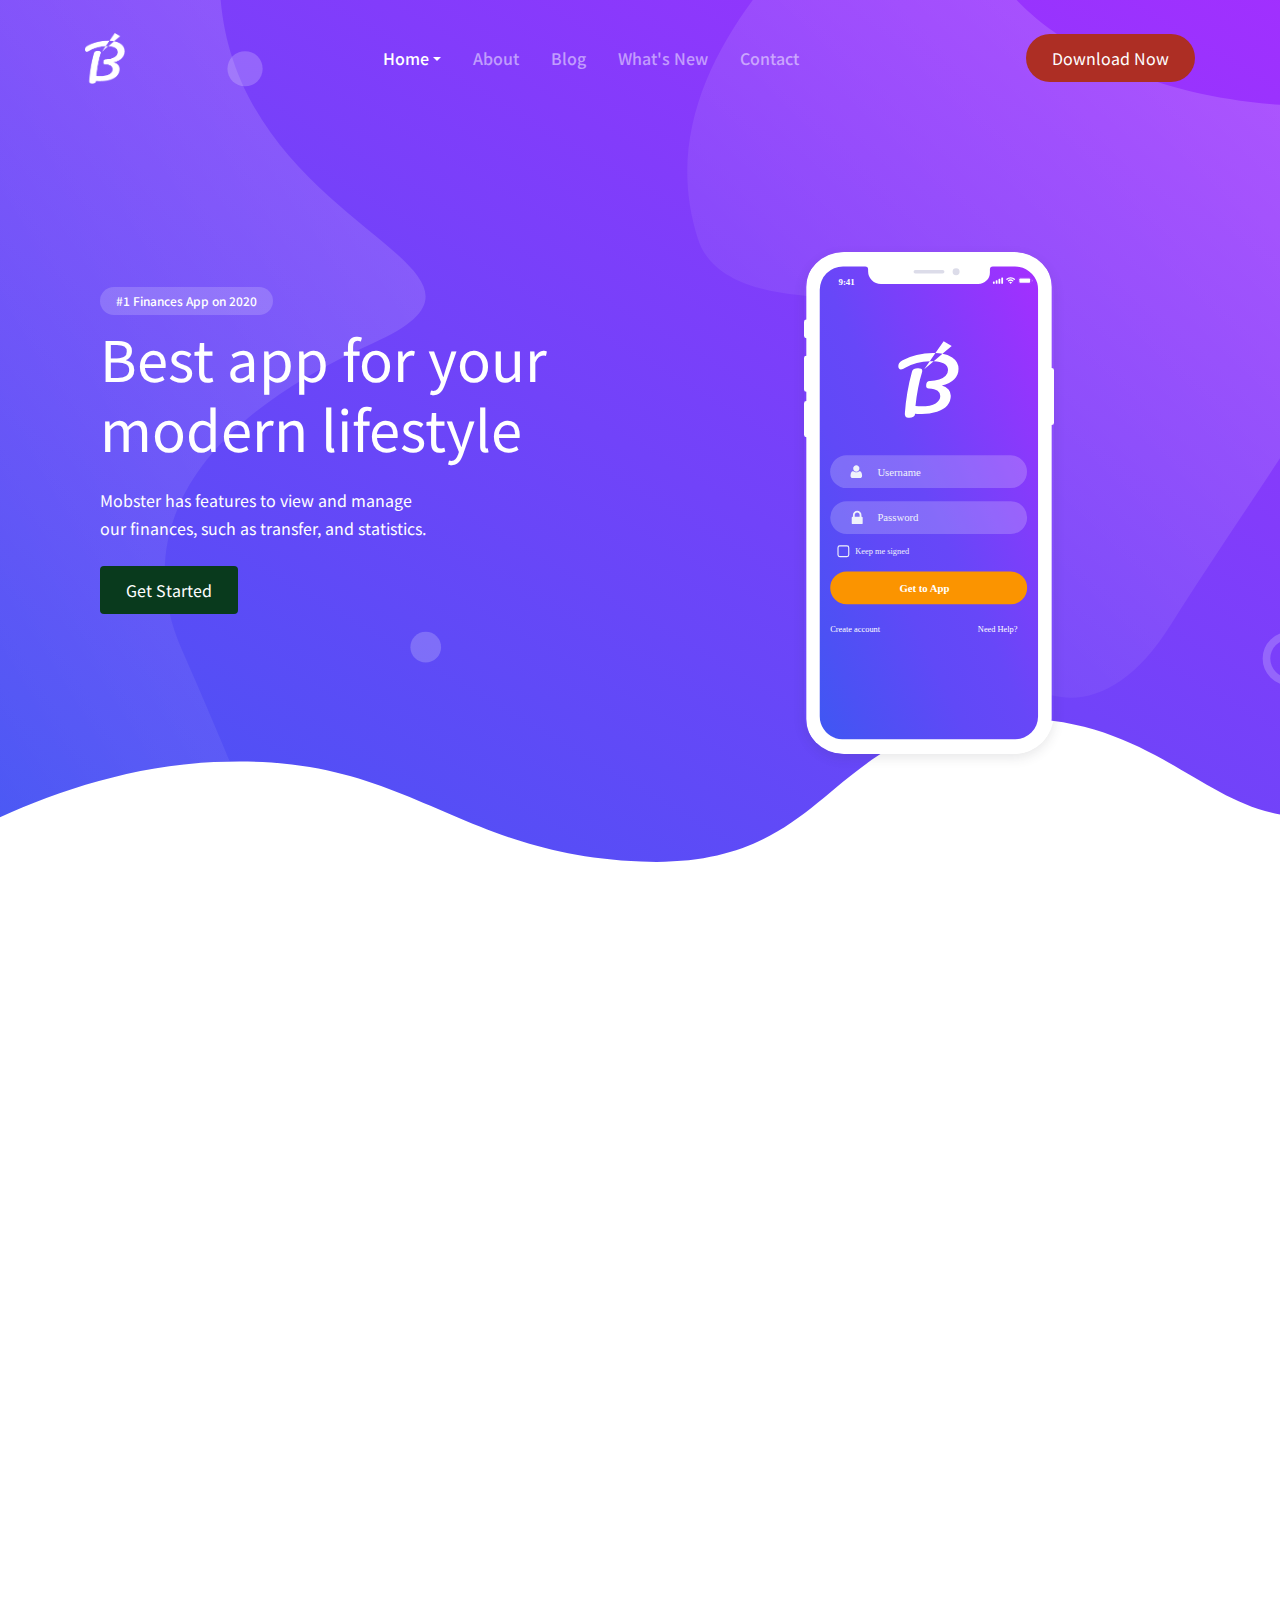
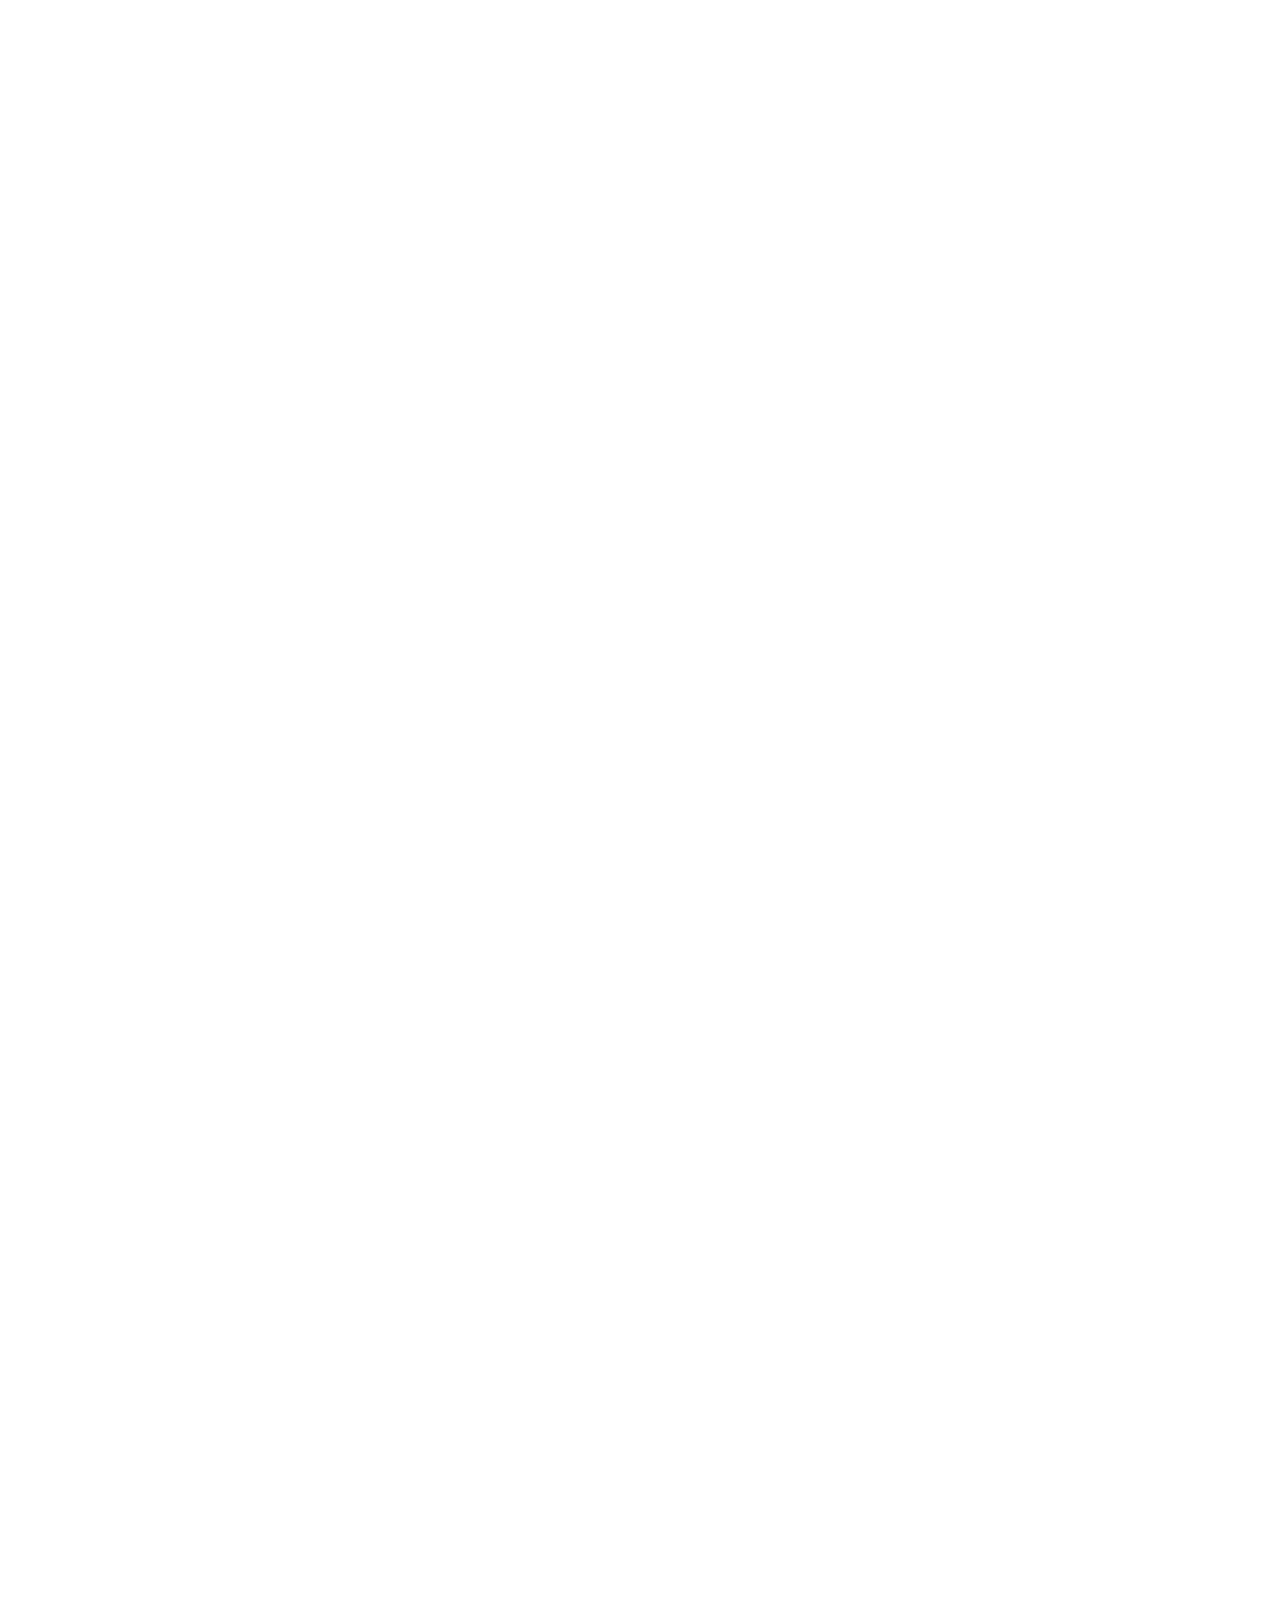
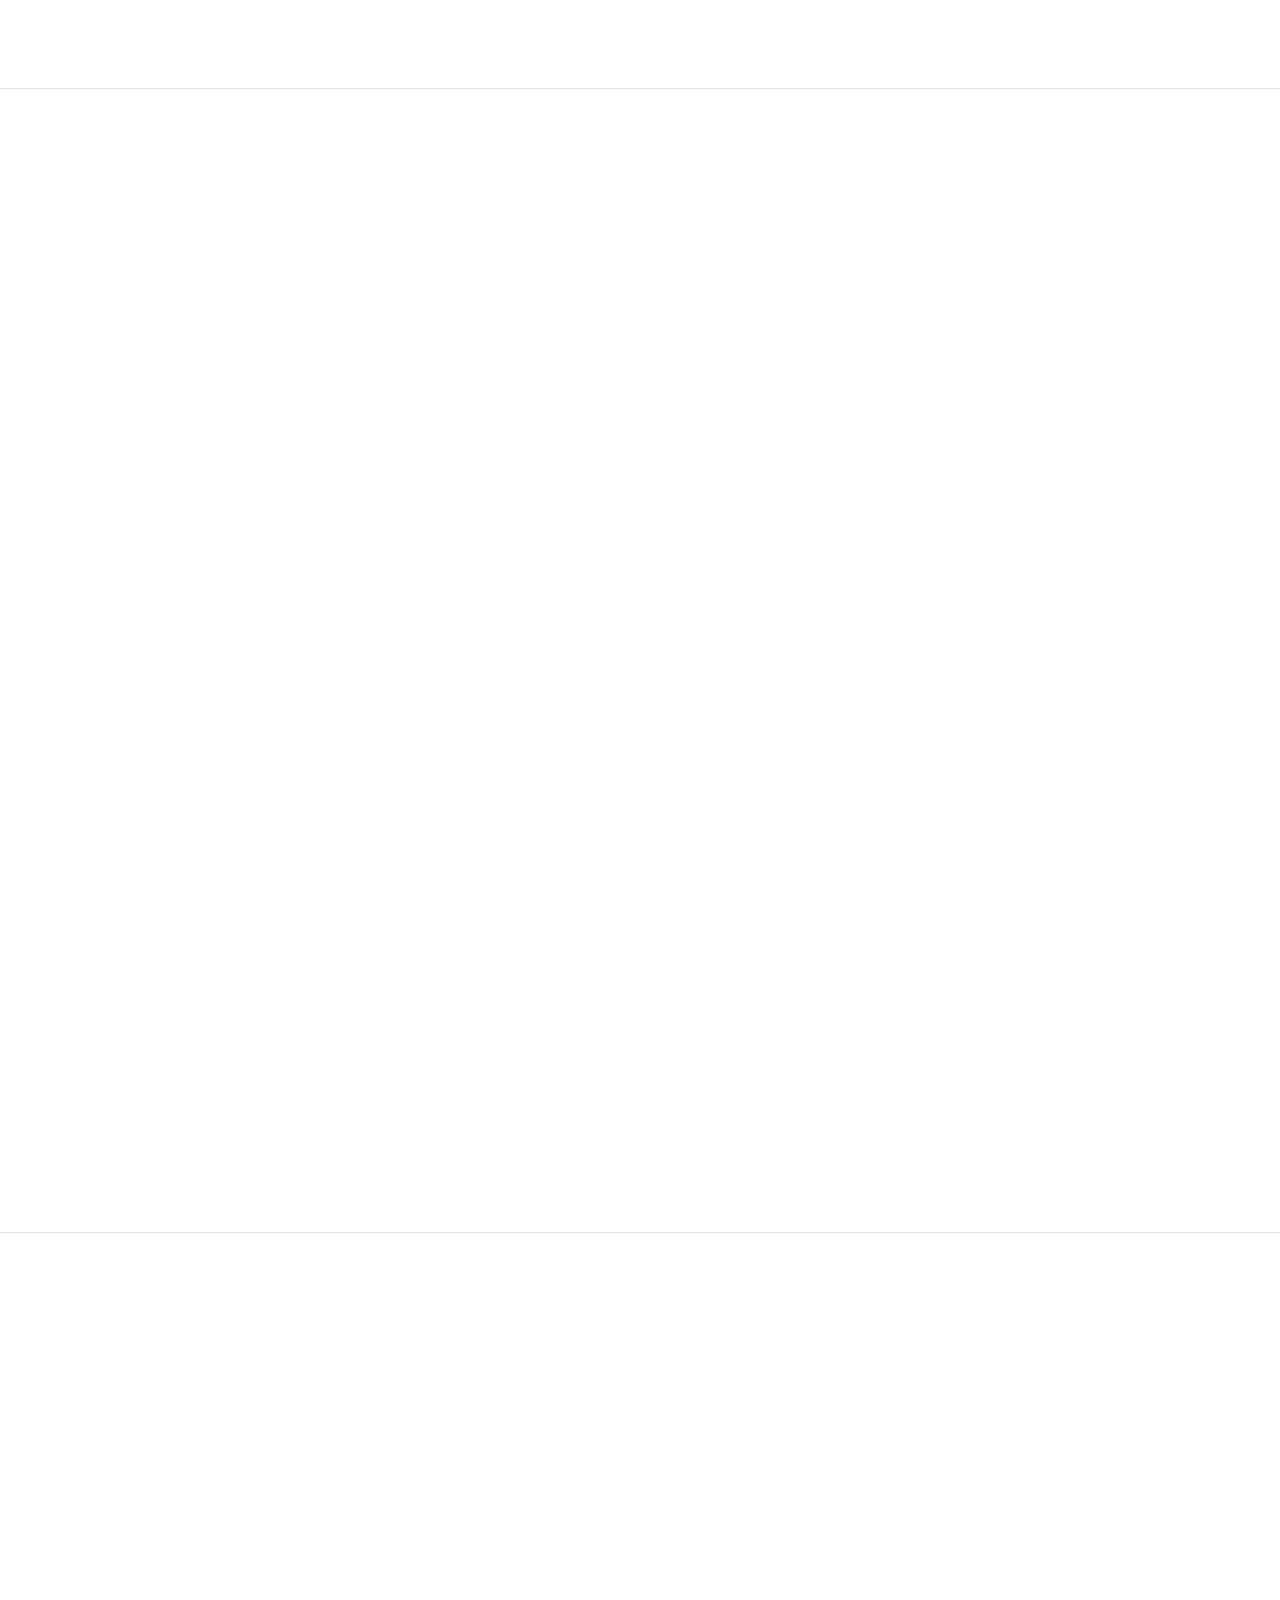
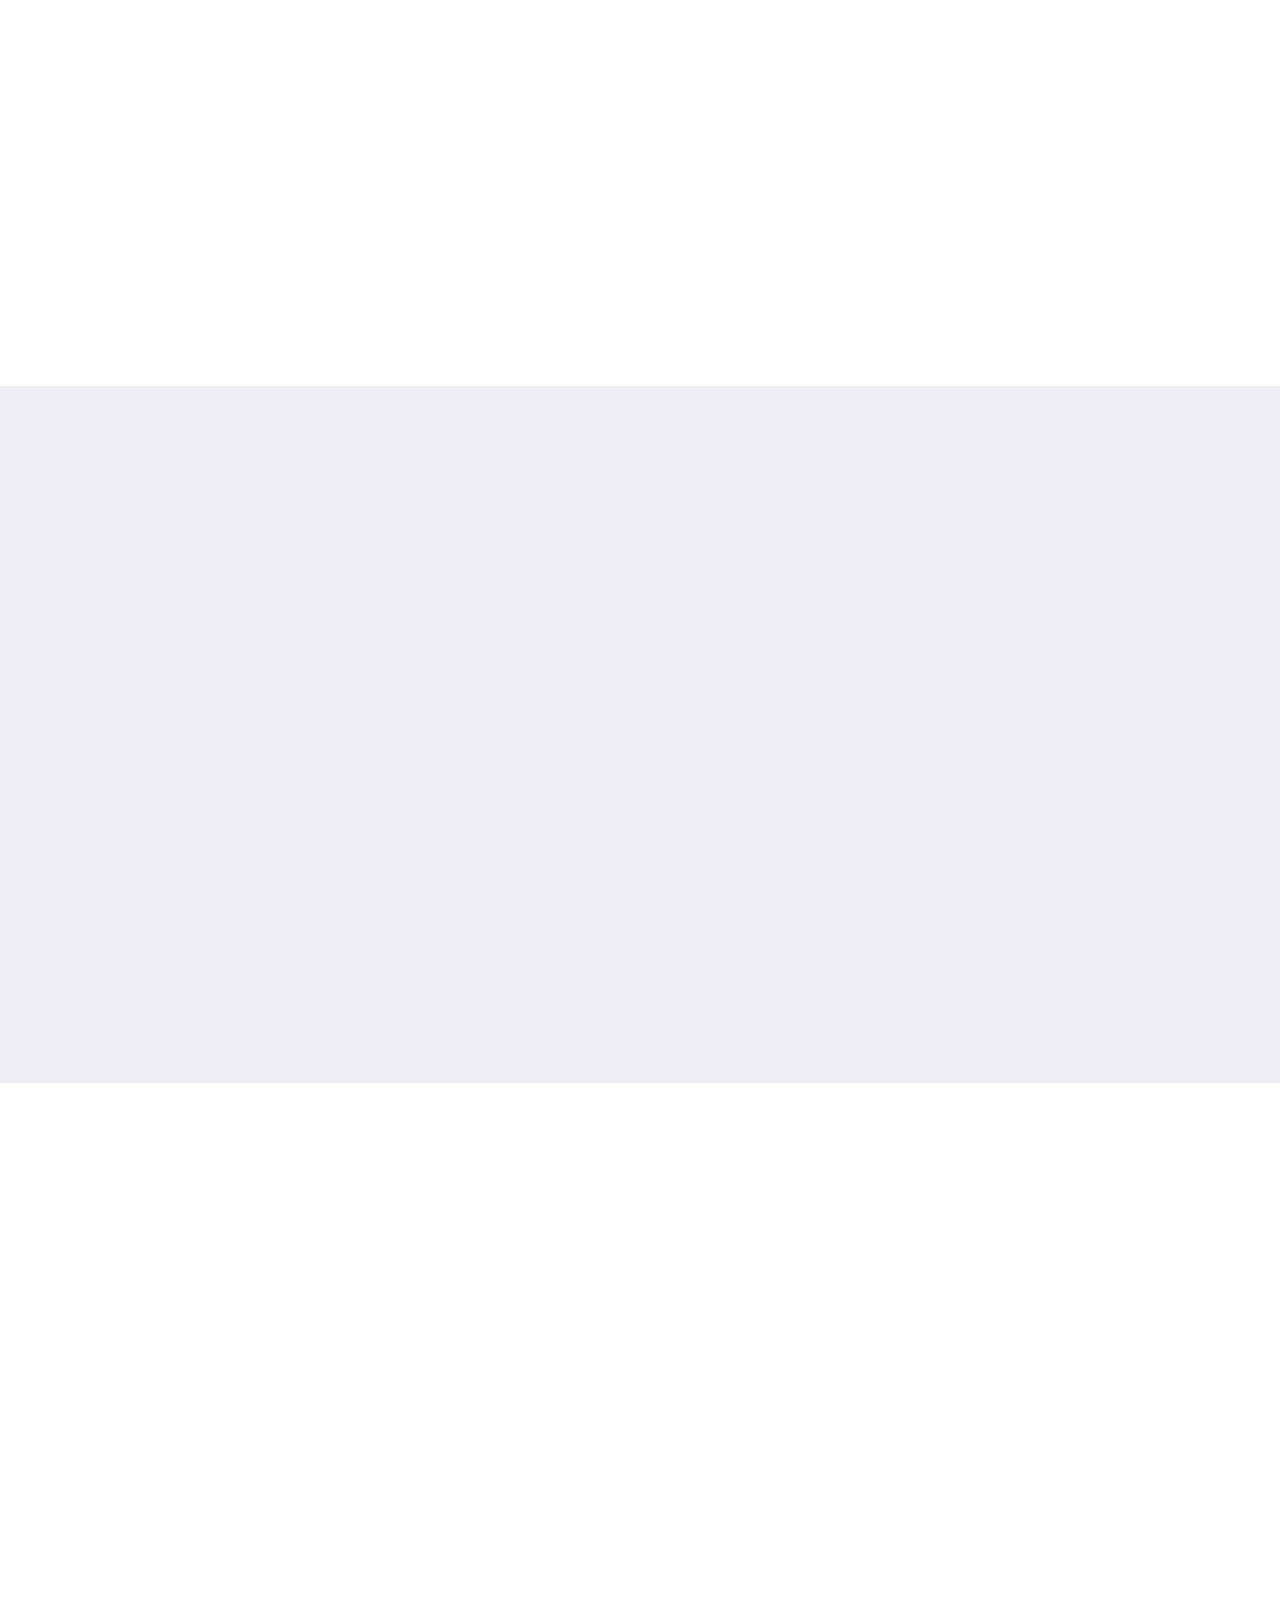
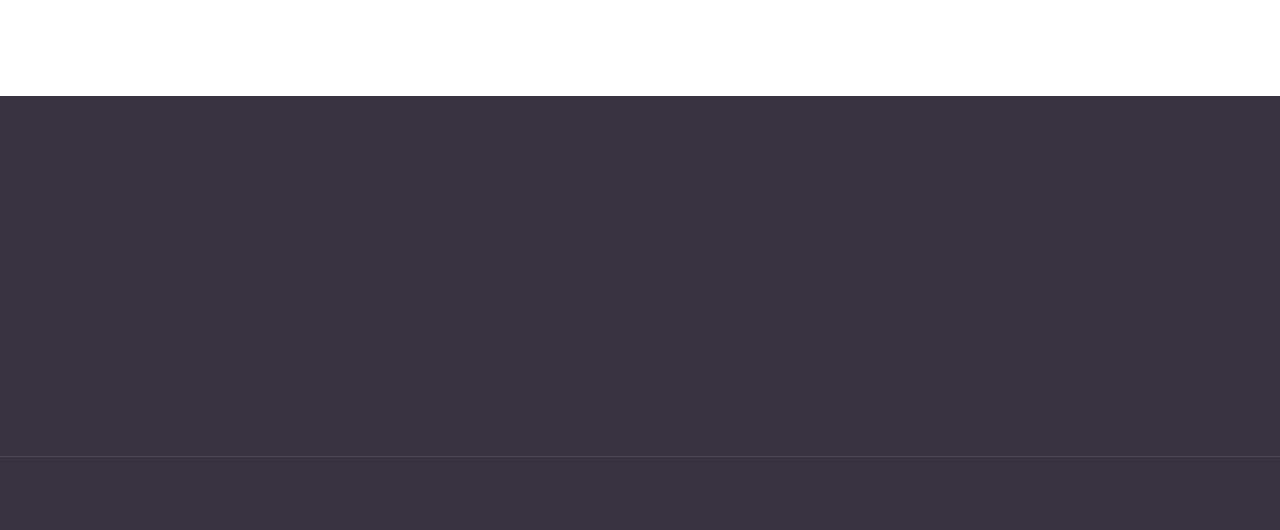
<file: html/index-2.html>
<!DOCTYPE html>
<html lang="en">
<head>
  <meta charset="UTF-8">
  <meta name="viewport" content="width=device-width, initial-scale=1.0">
  
  <meta http-equiv="X-UA-Compatible" content="ie=edge">
  
  <meta name="description" content="Mobile Application HTML5 Template">

  <meta name="copyright" content="MACode ID, https://www.macodeid.com/">

  <title>Mobster - One page app template</title>

  <link rel="shortcut icon" href="../assets/favicon.png" type="image/x-icon">

  <link rel="stylesheet" href="../assets/css/maicons.css">

  <link rel="stylesheet" href="../assets/vendor/animate/animate.css">

  <link rel="stylesheet" href="../assets/vendor/owl-carousel/css/owl.carousel.min.css">

  <link rel="stylesheet" href="../assets/css/bootstrap.css">

  <link rel="stylesheet" href="../assets/css/mobster.css">
</head>
<body>

<nav class="navbar navbar-expand-lg navbar-dark navbar-floating">
  <div class="container">
    <a class="navbar-brand" href="#">
      <img src="../assets/favicon-light.png" alt="" width="40">
    </a>
    <button class="navbar-toggler" type="button" data-toggle="collapse" data-target="#navbarToggler" aria-controls="navbarToggler" aria-expanded="false" aria-label="Toggle navigation">
      <span class="navbar-toggler-icon"></span>
    </button>
  
    <div class="collapse navbar-collapse" id="navbarToggler">
      <ul class="navbar-nav ml-auto mt-3 mt-lg-0">
        <li class="nav-item dropdown active">
          <a class="nav-link dropdown-toggle" href="#" id="navbarDropdown" data-toggle="dropdown" aria-haspopup="true" aria-expanded="false">Home</a>
          <div class="dropdown-menu" aria-labelledby="navbarDropdown">
            <a class="dropdown-item" href="index.html">Homepage 1</a>
            <a class="dropdown-item active" href="index-2.html">Homepage 2</a>
          </div>
        </li>
        <li class="nav-item">
          <a class="nav-link" href="about.html">About</a>
        </li>
        <li class="nav-item">
          <a class="nav-link" href="blog.html">Blog</a>
        </li>
        <li class="nav-item">
          <a class="nav-link" href="updates.html">What's New</a>
        </li>
        <li class="nav-item">
          <a class="nav-link" href="contact.html">Contact</a>
        </li>
      </ul>
      <div class="ml-auto my-2 my-lg-0">
        <button class="btn btn-primary rounded-pill">Download Now</button>
      </div>
    </div>
  </div>
</nav>

<div class="page-hero-section bg-image hero-home-2" style="background-image: url(../assets/img/bg_hero_2.svg);">
  <div class="hero-caption">
    <div class="container fg-white h-100">
      <div class="row align-items-center h-100">
        <div class="col-lg-6 wow fadeInUp">
          <div class="badge badge-soft mb-2">#1 Finances App on 2020</div>
          <h1 class="mb-4 fw-normal">Best app for your modern lifestyle</h1>
          <p class="mb-4">Mobster has features to view and manage <br>
          our finances, such as transfer, and statistics.</p>

          <a href="#" class="btn btn-dark">Get Started</a>

        </div>
        <div class="col-lg-6 d-none d-lg-block wow zoomIn">
          <div class="img-place mobile-preview shadow floating-animate">
            <img src="../assets/img/app_showcase.svg" alt="">
          </div>          
        </div>
      </div>
    </div>
  </div>
</div>

<div class="page-section no-scroll">
  <div class="container">
    <h2 class="text-center wow fadeIn">Our Main Features</h2>

    <div class="row justify-content-center mt-5">
      <div class="col-lg-10">
        <div class="row justify-content-center">
          <div class="col-md-6 col-lg-4 py-3 wow fadeInLeft">
            <div class="card card-body border-0 text-center shadow pt-5">
              <div class="svg-icon mx-auto mb-4">
                <img src="../assets/img/icons/payment.png" alt="">
              </div>
              <h5 class="fg-gray">Secure Payment</h5>
              <p class="fs-small">Lorem ipsum dolor sit amet consectetur adipisicing elit. Sint voluptates esse, sunt reprehenderit</p>
            </div>
          </div>
          <div class="col-md-6 col-lg-4 py-3 wow fadeInUp">
            <div class="card card-body border-0 text-center shadow pt-5">
              <div class="svg-icon mx-auto mb-4">
                <img src="../assets/img/icons/customizable.png" alt="">
              </div>
              <h5 class="fg-gray">Easily Customizable</h5>
              <p class="fs-small">Lorem ipsum dolor sit amet consectetur adipisicing elit. Sint voluptates esse, sunt reprehenderit</p>
            </div>
          </div>
          <div class="col-md-6 col-lg-4 py-3 wow fadeInRight">
            <div class="card card-body border-0 text-center shadow pt-5">
              <div class="svg-icon mx-auto mb-4">
                <img src="../assets/img/icons/concept.png" alt="">
              </div>
              <h5 class="fg-gray">Powerful Concept</h5>
              <p class="fs-small">Lorem ipsum dolor sit amet consectetur adipisicing elit. Sint voluptates esse, sunt reprehenderit</p>
            </div>
          </div>
        </div>
      </div>
    </div>
  </div>
</div>

<div class="page-section no-scroll">
  <div class="container">
    <div class="row align-items-center">
      <div class="col-lg-7 wow fadeIn">
        <div class="img-place">
          <img src="../assets/img/app_preview_4.png" alt="">
        </div>
      </div>
      <div class="col-lg-5 pl-lg-5 wow fadeInUp">
        <h2 class="mb-4">All kind of business tools integration</h2>
        <p class="mb-4">Lorem ipsum dolor sit amet consectetur adipisicing elit. Officia repellendus illo, possimus magni cumque, voluptatem et necessitatibus consequatur perspiciatis laborum temporibus sint dolorem porro, eaque quo sequi. Tempora, voluptates quibusdam?</p>
        <a href="#" class="btn btn-outline-primary rounded-pill">See Addons</a>
      </div>
    </div>
  </div>
</div>

<div class="page-section">
  <div class="container">
    <div class="row">
      <div class="col-lg-4 py-3">
        <div class="iconic-list">
          <div class="iconic-item wow fadeInUp">
            <div class="iconic-content">
              <h5>Powerful Features</h5>
              <p class="fs-small">Lorem ipsum dolor sit amet, consetetur sadipscing elitr, sed diam nonumy eirmod tempor invidunt ut labore et dolore</p>
            </div>
            <div class="iconic-md iconic-text bg-warning fg-white rounded-circle">
              <span class="mai-analytics"></span>
            </div>
          </div>
          <div class="iconic-item wow fadeInUp">
            <div class="iconic-content">
              <h5>Fully Secured</h5>
              <p class="fs-small">Lorem ipsum dolor sit amet, consetetur sadipscing elitr, sed diam nonumy eirmod tempor invidunt ut labore et dolore</p>
            </div>
            <div class="iconic-md iconic-text bg-info fg-white rounded-circle">
              <span class="mai-shield-checkmark"></span>
            </div>
          </div>
          <div class="iconic-item wow fadeInUp">
            <div class="iconic-content">
              <h5>Easy Monitoring</h5>
              <p class="fs-small">Lorem ipsum dolor sit amet, consetetur sadipscing elitr, sed diam nonumy eirmod tempor invidunt ut labore et dolore</p>
            </div>
            <div class="iconic-md iconic-text bg-indigo fg-white rounded-circle">
              <span class="mai-desktop-outline"></span>
            </div>
          </div>
        </div>
      </div>
      <div class="col-lg-4 py-3 wow zoomIn">
        <div class="img-place mobile-preview shadow">
          <img src="../assets/img/app_preview_2.png" alt="">
        </div>
      </div>
      <div class="col-lg-4 py-3">
        <div class="iconic-list">
          <div class="iconic-item wow fadeInUp">
            <div class="iconic-md iconic-text bg-warning fg-white rounded-circle">
              <span class="mai-speedometer-outline"></span>
            </div>
            <div class="iconic-content">
              <h5>Powerful Features</h5>
              <p class="fs-small">Lorem ipsum dolor sit amet, consetetur sadipscing elitr, sed diam nonumy eirmod tempor invidunt ut labore et dolore</p>
            </div>
          </div>
          <div class="iconic-item wow fadeInUp">
            <div class="iconic-md iconic-text bg-success fg-white rounded-circle">
              <span class="mai-aperture"></span>
            </div>
            <div class="iconic-content">
              <h5>Fully Secured</h5>
              <p class="fs-small">Lorem ipsum dolor sit amet, consetetur sadipscing elitr, sed diam nonumy eirmod tempor invidunt ut labore et dolore</p>
            </div>
          </div>
          <div class="iconic-item wow fadeInUp">
            <div class="iconic-md iconic-text bg-indigo fg-white rounded-circle">
              <span class="mai-stats-chart-outline"></span>
            </div>
            <div class="iconic-content">
              <h5>Easy Monitoring</h5>
              <p class="fs-small">Lorem ipsum dolor sit amet, consetetur sadipscing elitr, sed diam nonumy eirmod tempor invidunt ut labore et dolore</p>
            </div>
          </div>
        </div>
      </div>
    </div>
  </div>
</div>

<hr>

<!-- Pricing Table -->
<div class="page-section">
  <div class="container">
    <div class="row justify-content-center text-center wow fadeInUp">
      <div class="col-lg-6">
        <h2 class="mb-3">Get awesome features, without extra charges</h2>
        <p class="mb-5">Lorem ipsum dolor sit amet, consectetur adipisicing elit. Maiores non magnam, quis aliquid dolor magni</p>

        <div class="btn-group btn-group-toggle rounded-pill btn-switch" data-toggle="buttons">
          <label class="btn active">
            <input type="radio" name="options" id="option1" checked> Monthly
          </label>
          <label class="btn">
            <input type="radio" name="options" id="option2"> Annually
          </label>
        </div>
      </div>
    </div>
    <div class="pricing-table mt-5 wow fadeInUp">
      <div class="pricing-item active no-transform">
        <div class="pricing-header">
          <h5>Business Plan</h5>
          <h1 class="fw-normal">$49.00</h1>
        </div>
        <div class="pricing-body">
          <ul class="theme-list">
            <li class="list-item">Push Notification</li>
            <li class="list-item">Unlimited Bandwith</li>
            <li class="list-item">Realtime Database</li>
            <li class="list-item">Monthly Backup</li>
            <li class="list-item">24/7 Support</li>
          </ul>
        </div>
        <button class="btn btn-dark">Choose Plan</button>
      </div>
      <div class="pricing-item">
        <div class="pricing-header">
          <h5>Starter Plan</h5>
          <h1 class="fw-normal">$24.00</h1>
        </div>
        <div class="pricing-body">
          <ul class="theme-list">
            <li class="list-item">Push Notification</li>
            <li class="list-item">Unlimited Bandwith</li>
            <li class="list-item">Realtime Database</li>
            <li class="list-item">Monthly Backup</li>
            <li class="list-item">24/7 Support</li>
          </ul>
        </div>
        <button class="btn btn-dark">Choose Plan</button>
      </div>
    </div>
  </div>
</div>

<hr>

<!-- Testimonials -->
<div class="page-section">
  <div class="container">
    <div class="row justify-content-center text-center">
      <div class="col-lg-6 wow fadeIn">
        <h2>Meet client satisfaction by using product</h2>
      </div>
    </div>
  </div>
  <div class="container-fluid">
    <div class="owl-carousel stack-carousel mt-5 wow fadeInUp">
      <div class="item">
        <div class="ratings fs-small py-3">
          <span class="icon mai-star"></span>
          <span class="icon mai-star"></span>
          <span class="icon mai-star"></span>
          <span class="icon mai-star"></span>
          <span class="icon mai-star-half"></span>
        </div>
  
        <div class="caption">Lorem ipsum dolor, sit amet consectetur adipisicing elit. Rem distinctio esse eum laudantium necessitatibus autem perferendis quod ipsum eaque.</div>
  
        <div class="avatar mt-3">
          <div class="avatar-img">
            <img src="../assets/img/person/person_1.png" alt="">
          </div>
          <div class="avatar-caption">
            <p class="mb-0 fw-medium fg-primary">Galih Raugana</p>
            <div class="fs-vsmall fw-medium">UI Designer</div>
          </div>
        </div>
      </div>
      <div class="item">
        <div class="ratings fs-small py-3">
          <span class="icon mai-star"></span>
          <span class="icon mai-star"></span>
          <span class="icon mai-star"></span>
          <span class="icon mai-star"></span>
          <span class="icon mai-star-half"></span>
        </div>
  
        <div class="caption">Lorem ipsum dolor, sit amet consectetur adipisicing elit. Rem distinctio esse eum laudantium necessitatibus autem perferendis quod ipsum eaque.</div>
  
        <div class="avatar mt-3">
          <div class="avatar-img">
            <img src="../assets/img/person/person_2.png" alt="">
          </div>
          <div class="avatar-caption">
            <p class="mb-0 fw-medium fg-primary">Galih Raugana</p>
            <div class="fs-vsmall fw-medium">Graphic Designer</div>
          </div>
        </div>
      </div>
      <div class="item">
        <div class="ratings fs-small py-3">
          <span class="icon mai-star"></span>
          <span class="icon mai-star"></span>
          <span class="icon mai-star"></span>
          <span class="icon mai-star"></span>
          <span class="mai-star"></span>
        </div>
  
        <div class="caption">Lorem ipsum dolor, sit amet consectetur adipisicing elit. Rem distinctio esse eum laudantium necessitatibus autem perferendis quod ipsum eaque.</div>
  
        <div class="avatar mt-3">
          <div class="avatar-img">
            <img src="../assets/img/person/person_3.png" alt="">
          </div>
          <div class="avatar-caption">
            <p class="mb-0 fw-medium fg-primary">Galih Raugana</p>
            <div class="fs-vsmall fw-medium">Data Analyst</div>
          </div>
        </div>
      </div>
    </div>
  </div>
</div>

<!-- FAQ -->
<div class="page-section bg-light">
  <div class="container">
    <div class="row justify-content-center align-items-center">
      <div class="col-lg-5 py-3 wow fadeInUp">
        <h2 class="mb-4">Frequently <br> asked question</h2>
        <p>Lorem ipsum dolor sit amet, consectetur adipisicing elit. Dolore, minus id consectetur accusantium illum necessitatibus, non quia sit laboriosam aut libero. Maiores neque velit modi, mollitia nostrum alias quibusdam et.</p>

        <p class="fg-primary fw-medium">Need more helps?</p>
        <a href="#" class="btn btn-gradient btn-split-icon rounded-pill">
          <span class="icon mai-call-outline"></span> Contact Us
        </a>
      </div>
      <div class="col-lg-7 py-3 no-scroll-x">
        <div class="accordion accordion-gap" id="accordionFAQ">
          <div class="accordion-item wow fadeInRight">
            <div class="accordion-trigger" id="headingFour">
              <button class="btn collapsed" type="button" data-toggle="collapse" data-target="#collapse1" aria-expanded="false" aria-controls="collapse1">Payment types that won't work</button>
            </div>
            <div id="collapse1" class="collapse" aria-labelledby="headingFour" data-parent="#accordionFAQ">
              <div class="accordion-content">
                <p>You can't add these payment methods to Google Pay:</p>
                <ul>
                  <li>Wire transfers</li>
                  <li>Bank transfers</li>
                  <li>Western Union</li>
                  <li>Moneygram</li>
                  <li>Virtual credit cards (VCC)</li>
                  <li>Health savings account (HSA)</li>
                  <li>Any escrow type of payment</li>
                  <li>Prepaid cards if you use automatic payments</li>
                </ul>
              </div>
            </div>
          </div>
          <div class="accordion-item wow fadeInRight">
            <div class="accordion-trigger" id="headingFive">
              <button class="btn" type="button" data-toggle="collapse" data-target="#collapse2" aria-expanded="true" aria-controls="collapse2">Already seeing payment methods</button>
            </div>
            <div id="collapse2" class="collapse show" aria-labelledby="headingFive" data-parent="#accordionFAQ">
              <div class="accordion-content">
                <p>New to Google Pay and already seeing payment methods? If you paid for something through Google in the past, Google Pay saved your card.</p>
              </div>
            </div>
          </div>
          <div class="accordion-item wow fadeInRight">
            <div class="accordion-trigger" id="headingSix">
              <button class="btn collapsed" type="button" data-toggle="collapse" data-target="#collapse3" aria-expanded="false" aria-controls="collapse3">Your transaction cannot be completed</button>
            </div>
            <div id="collapse3" class="collapse" aria-labelledby="headingSix" data-parent="#accordionFAQ">
              <div class="accordion-content">
                <p>If you see this error message, wait 24 hours and try to add your card again.</p>
              </div>
            </div>
          </div>
          <div class="accordion-item wow fadeInRight">
            <div class="accordion-trigger" id="headingSeven">
              <button class="btn collapsed" type="button" data-toggle="collapse" data-target="#collapse4" aria-expanded="false" aria-controls="collapse4">Credit & Debit cards</button>
            </div>
            <div id="collapse4" class="collapse" aria-labelledby="headingSeven" data-parent="#accordionFAQ">
              <div class="accordion-content">
                <ul>
                  <li>American Express</li>
                  <li>MasterCard</li>
                  <li>Visa</li>
                  <li>Discover (U.S. only)</li>
                  <li>JCB (Japan and U.S. only)</li>
                  <li>Visa Electron (outside U.S. only)</li>
                  <li>Elo credit cards (Brazil only; Elo debit cards aren’t accepted)</li>
                </ul>
                <p>The types of cards accepted by Google services vary by location and product.</p>
              </div>
            </div>
          </div>

          <div class="accordion-item wow fadeInRight">
            <div class="accordion-trigger" id="headingEight">
              <button class="btn collapsed" type="button" data-toggle="collapse" data-target="#collapse5" aria-expanded="false" aria-controls="collapse5">Send money to friends or family</button>
            </div>
            <div id="collapse5" class="collapse" aria-labelledby="headingEight" data-parent="#accordionFAQ">
              <div class="accordion-content">
                <p>This feature is only available in the US. For the US territories, this is supported only if the debit card was issued under a US-licensed bank. If you'd like to know in advance whether your payment to or from a US territory will go through, please check with your card issuing bank.</p>

                <p>You can use Google Pay to send money to friends and family or to someone using their email address or phone number. Google Pay charges no fees.</p>
                  
                <p>If you have a problem sending money, here is a list of likely reasons.</p>
              </div>
            </div>
          </div>

          <div class="accordion-item wow fadeInRight">
            <div class="accordion-trigger" id="headingNine">
              <button class="btn collapsed" type="button" data-toggle="collapse" data-target="#collapse6" aria-expanded="false" aria-controls="collapse6">How long it usually takes to send or receive money</button>
            </div>
            <div id="collapse6" class="collapse" aria-labelledby="headingNine" data-parent="#accordionFAQ">
              <div class="accordion-content">
                <p>For the best Google Pay experience, we recommend using a debit card whenever you send or receive money from friends and family. With a debit card, sending and receiving money is usually the fastest option.</p>
              </div>
            </div>
          </div>

        </div>
      </div>
    </div>
  </div>
</div>

<!-- Clients -->
<div class="page-section">
  <div class="container">
    <div class="text-center wow fadeIn">
      <h2 class="mb-4">Our partners</h2>
      <p>Become a <a href="#">partners?</a></p>
    </div>
    <div class="row row-cols-1 row-cols-sm-2 row-cols-md-3 row-cols-lg-5 justify-content-center align-items-center mt-5">
      <div class="p-3 wow zoomIn">
        <div class="img-place client-img">
          <img src="../assets/img/clients/alter_sport.png" alt="">
        </div>
      </div>
      <div class="p-3 wow zoomIn">
        <div class="img-place client-img">
          <img src="../assets/img/clients/cleaning_service.png" alt="">
        </div>
      </div>
      <div class="p-3 wow zoomIn">
        <div class="img-place client-img">
          <img src="../assets/img/clients/creative_photo.png" alt="">
        </div>
      </div>
      <div class="p-3 wow zoomIn">
        <div class="img-place client-img">
          <img src="../assets/img/clients/global_tv.png" alt="">
        </div>
      </div>
      <div class="p-3 wow zoomIn">
        <div class="img-place client-img">
          <img src="../assets/img/clients/net_sport_tv.png" alt="">
        </div>
      </div>
      <div class="p-3 wow zoomIn">
        <div class="img-place client-img">
          <img src="../assets/img/clients/news_digital_tv.png" alt="">
        </div>
      </div>
      <div class="p-3 wow zoomIn">
        <div class="img-place client-img">
          <img src="../assets/img/clients/spa_beauty.png" alt="">
        </div>
      </div>
      <div class="p-3 wow zoomIn">
        <div class="img-place client-img">
          <img src="../assets/img/clients/trivier_group.png" alt="">
        </div>
      </div>
    </div>
  </div>
</div>

<div class="page-footer-section bg-dark fg-white">
  <div class="container mb-5">
    <div class="row justify-content-center text-center wow fadeInUp">
      <div class="col-lg-8">
        <div class="text-center mb-3">
          <img src="../assets/favicon-light.png" alt="" height="80">
        </div>
        <h3 class="mb-3"><span class="fg-primary">Mob</span>ster</h3>
        <p class="caption">Lorem ipsum dolor sit amet consectetur adipisicing elit. <br> Expedita voluptates earum minima reiciendis consectetur veniam aut dignissimos</p>

        <ul class="nav justify-content-center py-3">
          <li class="nav-item"><a href="index.html" class="nav-link fg-white px-4">Home</a></li>
          <li class="nav-item"><a href="" class="nav-link fg-white px-4">Key Features</a></li>
          <li class="nav-item"><a href="" class="nav-link fg-white px-4">Pricing</a></li>
          <li class="nav-item"><a href="" class="nav-link fg-white px-4">Testimonials</a></li>
          <li class="nav-item"><a href="" class="nav-link fg-white px-4">FAQ</a></li>
        </ul>
      </div>
    </div>
  </div>
  
  <hr>
  <!-- Please don't remove or modify the credits below -->
  <p class="text-center mt-4 wow fadeIn">Copyright &copy; 2020 <a href="https://www.macodeid.com/" class="fg-white fw-medium">MACode ID</a>. All right reserved</p>
</div>

<script src="../assets/js/jquery-3.5.1.min.js"></script>

<script src="../assets/js/bootstrap.bundle.min.js"></script>

<script src="../assets/vendor/owl-carousel/js/owl.carousel.min.js"></script>

<script src="../assets/vendor/wow/wow.min.js"></script>

<script src="../assets/js/mobster.js"></script>

</body>
</html>
</file>
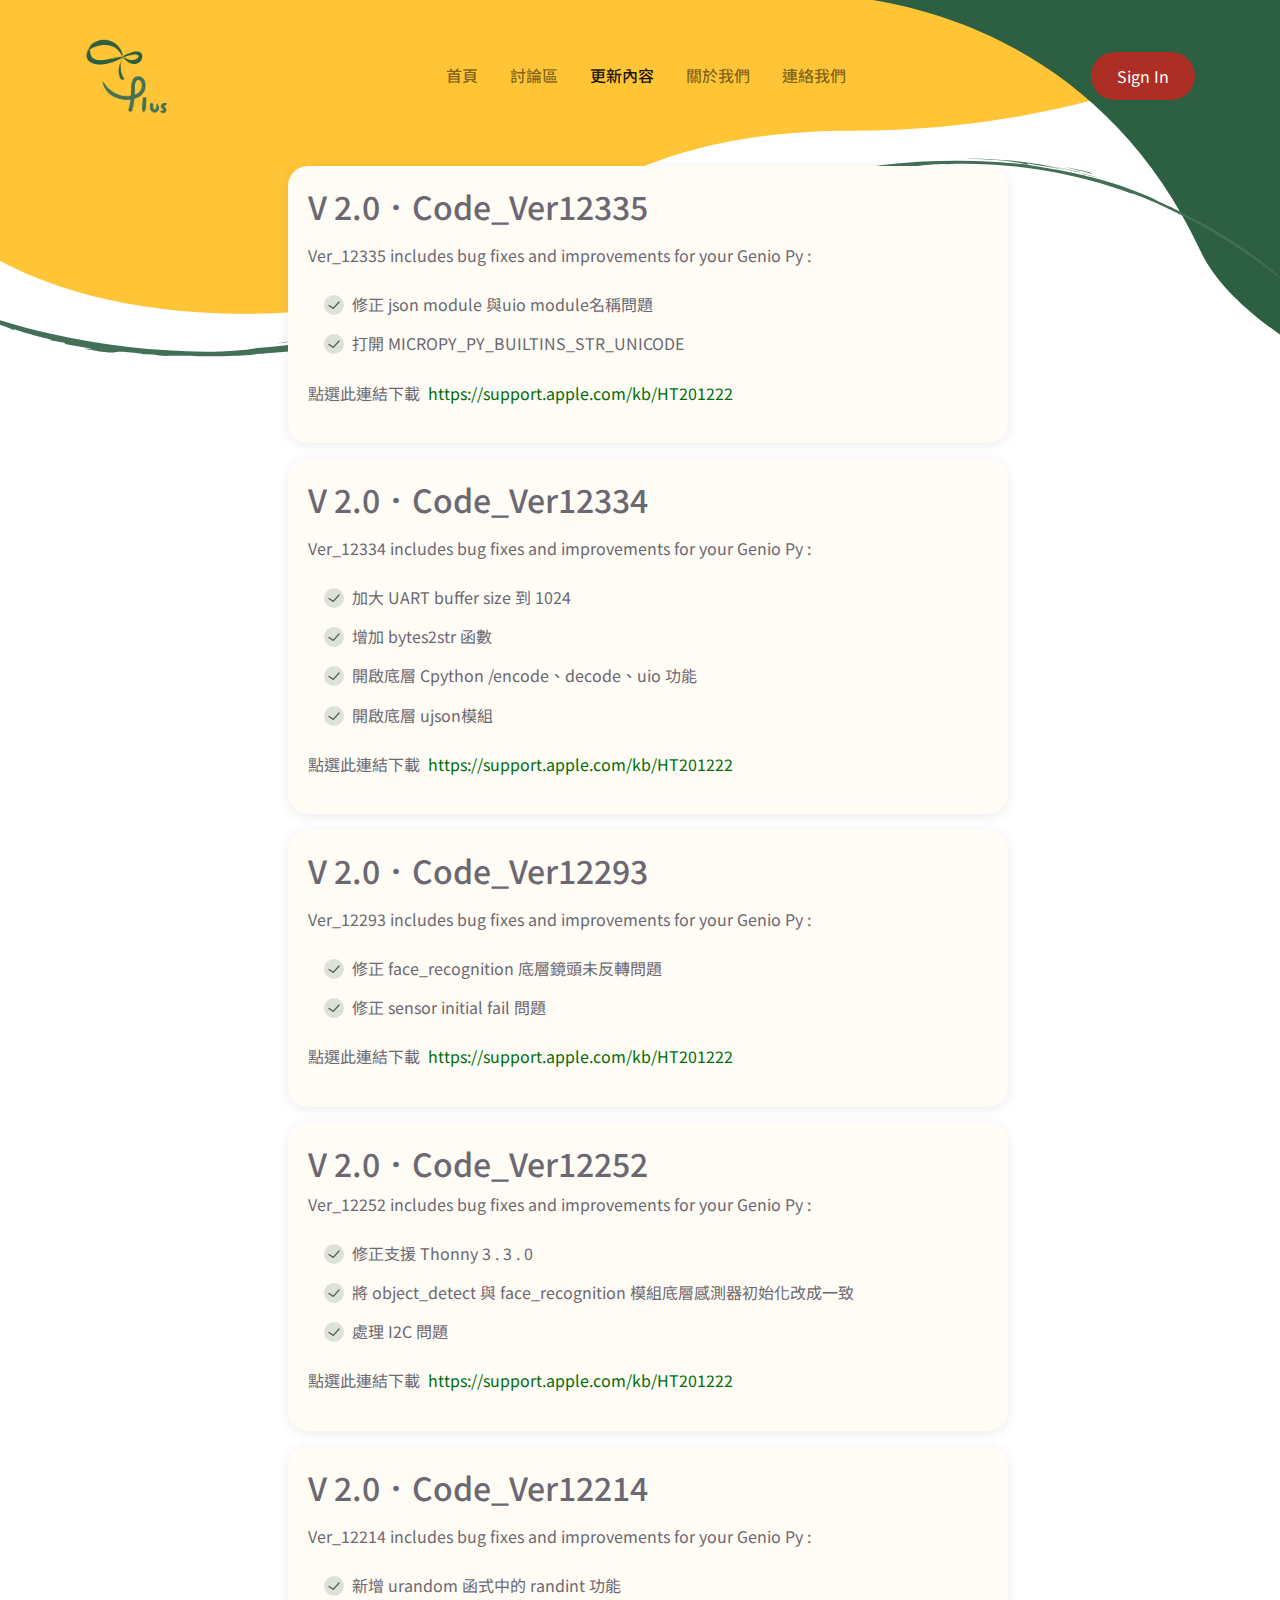
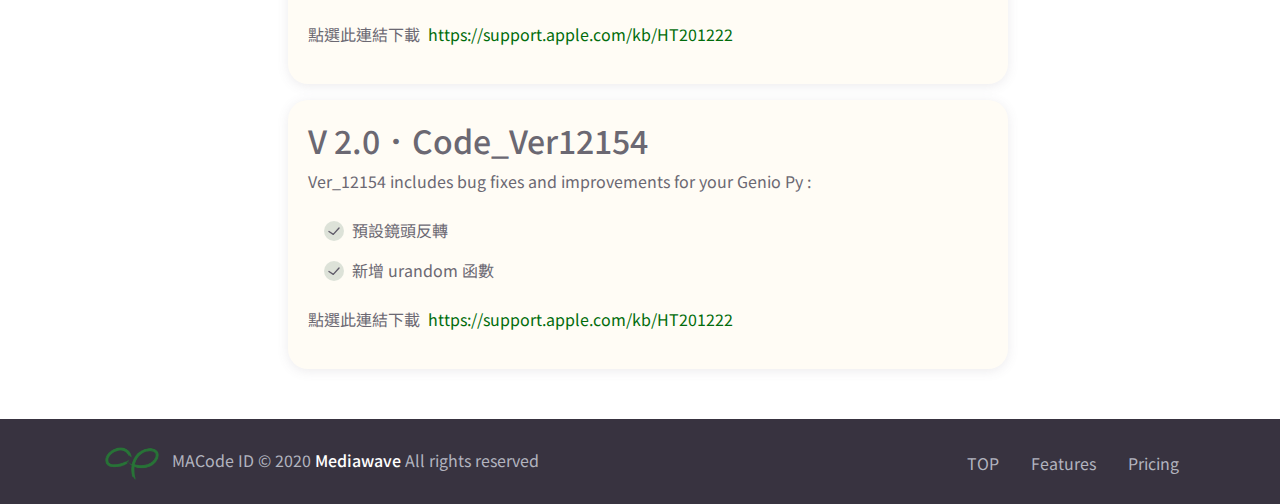
<file: html/updates.html>
<!DOCTYPE html>
<html lang="en">
<head>
  <meta charset="UTF-8">
  <meta name="viewport" content="width=device-width, initial-scale=1.0">

  <meta http-equiv="X-UA-Compatible" content="ie=edge">

  <meta name="description" content="Mobile Application HTML5 Template">

  <meta name="copyright" content="MACode ID, https://www.macodeid.com/">

  <title>Genio Py. Updates</title>

  <link rel="shortcut icon" href="../assets/tplus1.png" type="image/x-icon">

  <link rel="stylesheet" href="../assets/css/maicons.css">

  <link rel="stylesheet" href="../assets/vendor/animate/animate.css">

  <link rel="stylesheet" href="../assets/vendor/owl-carousel/css/owl.carousel.min.css">

  <link rel="stylesheet" href="../assets/css/bootstrap.css">

  <link rel="stylesheet" href="../assets/css/mobster.css">
  <script>
    function relocate_home(){
      location.href = "index.html";
    }
    </script>
</head>
<body>

<nav class="navbar navbar-expand-lg navbar-light navbar-floating">
  <div class="container">
    <a class="navbar-brand" href="index.html">
      <img src="../assets/tplus.png" alt="" width="85">
    </a>
    <button class="navbar-toggler" type="button" data-toggle="collapse" data-target="#navbarToggler" aria-controls="navbarToggler" aria-expanded="false" aria-label="Toggle navigation">
      <span class="navbar-toggler-icon"></span>
    </button>
  
    <div class="collapse navbar-collapse" id="navbarToggler">
      <ul class="navbar-nav ml-auto mt-2 mt-lg-0">
        <!-- <li class="nav-item dropdown">
          <a class="nav-link dropdown-toggle" href="#" id="navbarDropdown" data-toggle="dropdown" aria-haspopup="true" aria-expanded="false">Home</a>
          <div class="dropdown-menu" aria-labelledby="navbarDropdown">
            <a class="dropdown-item" href="index.html">Homepage 1</a>
            <a class="dropdown-item" href="index-2.html">Homepage 2</a>
          </div>
        </li> -->
        <li class="nav-item">
          <a class="nav-link" href="index.html">首頁</a>
        </li>
        <li class="nav-item">
          <a class="nav-link" href="blog.html">討論區</a>
        </li>
        <li class="nav-item active">
          <a class="nav-link" href="updates.html">更新內容</a>
        </li>
        <li class="nav-item">
          <a class="nav-link" href="about.html">關於我們</a>
        </li>
        <li class="nav-item">
          <a class="nav-link" href="contact.html">連絡我們</a>
        </li>
      </ul>
      </ul>
      <div class="ml-auto my-2 my-lg-0">
        <button class="btn btn-primary rounded-pill" onclick="relocate_home()">Sign In</button>
      </div>
    </div>
  </div>
</nav>

<div class="page-hero-section bg-image hero-mini" style="background-image: url(../assets/img/hero_mini.svg);">
  <div class="page-section">
    <div class="container">
      <div class="row justify-content-center">
        <div class="col-lg-8">
          <!-- <div class="card-page">
            <h3 class="mb-3">Mobster 10.0.3</h3>
  
            <p>iOS 10.0.3 includes improvements, bug fixes and additional parental controls for Screen Time.</p>

            <h5>Screen Time</h5>
            <ul class="theme-list">
              <li class="list-item">New parental controls provide more communication limits over who their children can call, FaceTime, or Message</li>
              <li class="list-item">Contact list for children lets parents manage the contacts that appear on their children’s devices</li>
            </ul>
  
            <h5>Apple News</h5>
            <ul class="theme-list">
              <li class="list-item">New layout for Apple News+ stories from The Wall Street Journal and other leading newspapers</li>
              <li class="list-item">Easily like or dislike stories with a tap</li>
            </ul>
            
            <h5>Stocks</h5>
            <ul class="theme-list">
              <li class="list-item">Stories from Apple News are now available in Canada in English and French</li>
              <li class="list-item">Continue reading with links to related stories or more stories from the same publication</li>
              <li class="list-item">“Breaking” and “Developing” labels for Top Stories</li>
            </ul>

            <p>This update also includes bug fixes and other improvements. This update:</p>
            <ul class="theme-list">
              <li class="list-item">Enables the creation of a new video clip when trimming a video in Photos</li>
            </ul>
            
            <p>For information on the security content of Apple software updates, please visit this website: <a href="https://support.apple.com/kb/HT201222 ">https://support.apple.com/kb/HT201222</a></p>
          </div> -->

          <div class="card-page mt-3">
            <h3 class="mb-3">V 2.0．Code_Ver12335</h3>
            <p>Ver_12335 includes bug fixes and improvements for your Genio Py :</p>
            <ul class="theme-list">
              <li class="list-item">修正 json module 與uio module名稱問題</li>
              <li class="list-item">打開 MICROPY_PY_BUILTINS_STR_UNICODE</li>
            </ul>
            <p>點選此連結下載 &nbsp;<a href="https://support.apple.com/kb/HT201222">https://support.apple.com/kb/HT201222</a>&nbsp;</p>
          </div>
          
          <div class="card-page mt-3">
            <h3 class="mb-3">V 2.0．Code_Ver12334</h3>
            <p>Ver_12334 includes bug fixes and improvements for your Genio Py :</p>
            <ul class="theme-list">
              <li class="list-item">加大 UART buffer size 到 1024</li>
              <li class="list-item">增加 bytes2str 函數</li>
              <li class="list-item">開啟底層 Cpython /encode、decode、uio 功能</li>
              <li class="list-item">開啟底層 ujson模組</li>
            </ul>
            <p>點選此連結下載 &nbsp;<a href="https://support.apple.com/kb/HT201222">https://support.apple.com/kb/HT201222</a>&nbsp;</p>
          </div>

          <div class="card-page mt-3">
            <h3 class="mb-3">V 2.0．Code_Ver12293</h3>
            <p>Ver_12293 includes bug fixes and improvements for your Genio Py :</p>
            <ul class="theme-list">
              <li class="list-item">修正 face_recognition 底層鏡頭未反轉問題</li>
              <li class="list-item">修正 sensor initial fail 問題</li>
            </ul>
            <p>點選此連結下載 &nbsp;<a href="https://support.apple.com/kb/HT201222">https://support.apple.com/kb/HT201222</a>&nbsp;</p>
          </div>
          
          <div class="card-page mt-3">
            <h3>V 2.0．Code_Ver12252</h3>
            <p>Ver_12252 includes bug fixes and improvements for your Genio Py :</p>
            <ul class="theme-list">
              <li class="list-item">修正支援 Thonny 3 . 3 . 0 </li>
              <li class="list-item">將 object_detect 與 face_recognition 模組底層感測器初始化改成一致</li>
              <li class="list-item">處理 I2C 問題 </li>
            </ul>
            <p>點選此連結下載 &nbsp;<a href="https://support.apple.com/kb/HT201222">https://support.apple.com/kb/HT201222</a>&nbsp;</p>
          </div>
          
          <div class="card-page mt-3">
            <h3 class="mb-3">V 2.0．Code_Ver12214</h3>
            <p>Ver_12214 includes bug fixes and improvements for your Genio Py :</p>
            <ul class="theme-list">
              <li class="list-item">新增 urandom 函式中的 randint 功能</li>
            </ul>
            <p>點選此連結下載 &nbsp;<a href="https://support.apple.com/kb/HT201222">https://support.apple.com/kb/HT201222</a>&nbsp;</p>
          </div>

          <div class="card-page mt-3">
            <h3>V 2.0．Code_Ver12154</h3>
            <p>Ver_12154 includes bug fixes and improvements for your Genio Py :</p>
            <ul class="theme-list">
              <li class="list-item">預設鏡頭反轉 </li>
              <li class="list-item">新增 urandom 函數</li>
            </ul>
            <p>點選此連結下載 &nbsp;<a href="https://support.apple.com/kb/HT201222">https://support.apple.com/kb/HT201222</a>&nbsp;</p>
          </div>
        </div>
      </div>
    </div>
  </div>
 
  <footer class="page-footer-section bg-dark fg-white">
    <div class="container">
      <div class="row">
        <div class="col-12 col-md-6 py-2">
          <img src="../assets/tplus2.png" alt="" width="60">
          <!-- Please don't remove or modify the credits below -->
          <p class="d-inline-block ml-2">MACode ID &copy; 2020 <a href="https://www.mediawave.com.tw//" class="fg-white fw-medium">Mediawave</a> All rights reserved</p>
        </div>
        <div class="col-12 col-md-6 py-2">
          <ul class="nav justify-content-end">
            <li class="nav-item"><a href="#" class="nav-link">TOP</a></li>
            <li class="nav-item"><a href="index.html#Features" class="nav-link">Features</a></li>
            <li class="nav-item"><a href="index.html#Price" class="nav-link">Pricing</a></li>
          </ul>
        </div>
      </div>
    </div>
  </footer> <!-- .page-footer -->
</div>

<script src="../assets/js/jquery-3.5.1.min.js"></script>

<script src="../assets/js/bootstrap.bundle.min.js"></script>

<script src="../assets/vendor/owl-carousel/js/owl.carousel.min.js"></script>

<script src="../assets/vendor/wow/wow.min.js"></script>

<script src="../assets/js/mobster.js"></script>

</body>
</html>
</file>
<file: assets/css/maicons.css>
@font-face {
  font-family: 'maicons';
  src:  url('../fonts/maicons.eot?c9nlkl');
  src:  url('../fonts/maicons.eot?c9nlkl#iefix') format('embedded-opentype'),
    url('../fonts/maicons.ttf?c9nlkl') format('truetype'),
    url('../fonts/maicons.woff?c9nlkl') format('woff'),
    url('../fonts/maicons.svg?c9nlkl#maicons') format('svg');
  font-weight: normal;
  font-style: normal;
  font-display: block;
}

[class^="mai-"], [class*=" mai-"] {
  /* use !important to prevent issues with browser extensions that change fonts */
  font-family: 'maicons' !important;
  speak: none;
  font-style: normal;
  font-weight: normal;
  font-variant: normal;
  text-transform: none;
  line-height: 1;

  /* Better Font Rendering =========== */
  -webkit-font-smoothing: antialiased;
  -moz-osx-font-smoothing: grayscale;
}

.mai-add:before {
  content: "\e900";
}
.mai-add-circle:before {
  content: "\e901";
}
.mai-add-circle-outline:before {
  content: "\e902";
}
.mai-airplane:before {
  content: "\e903";
}
.mai-airplane-outline:before {
  content: "\e904";
}
.mai-alarm:before {
  content: "\e905";
}
.mai-alarm-outline:before {
  content: "\e906";
}
.mai-albums:before {
  content: "\e907";
}
.mai-albums-outline:before {
  content: "\e908";
}
.mai-alert:before {
  content: "\e909";
}
.mai-alert-circle:before {
  content: "\e90a";
}
.mai-alert-circle-outline:before {
  content: "\e90b";
}
.mai-analytics:before {
  content: "\e90c";
}
.mai-analytics-outline:before {
  content: "\e90d";
}
.mai-aperture:before {
  content: "\e90e";
}
.mai-aperture-outline:before {
  content: "\e90f";
}
.mai-apps:before {
  content: "\e910";
}
.mai-apps-outline:before {
  content: "\e911";
}
.mai-archive:before {
  content: "\e912";
}
.mai-archive-outline:before {
  content: "\e913";
}
.mai-arrow-back:before {
  content: "\e914";
}
.mai-arrow-back-circle:before {
  content: "\e915";
}
.mai-arrow-back-circle-outline:before {
  content: "\e916";
}
.mai-arrow-down:before {
  content: "\e917";
}
.mai-arrow-down-circle:before {
  content: "\e918";
}
.mai-arrow-down-circle-outline:before {
  content: "\e919";
}
.mai-arrow-forward:before {
  content: "\e91a";
}
.mai-arrow-forward-circle:before {
  content: "\e91b";
}
.mai-arrow-forward-circle-outline:before {
  content: "\e91c";
}
.mai-arrow-redo:before {
  content: "\e91d";
}
.mai-arrow-redo-circle:before {
  content: "\e91e";
}
.mai-arrow-redo-circle-outline:before {
  content: "\e91f";
}
.mai-arrow-redo-outline:before {
  content: "\e920";
}
.mai-arrow-undo:before {
  content: "\e921";
}
.mai-arrow-undo-circle:before {
  content: "\e922";
}
.mai-arrow-undo-circle-outline:before {
  content: "\e923";
}
.mai-arrow-undo-outline:before {
  content: "\e924";
}
.mai-arrow-up:before {
  content: "\e925";
}
.mai-arrow-up-circle:before {
  content: "\e926";
}
.mai-arrow-up-circle-outline:before {
  content: "\e927";
}
.mai-at:before {
  content: "\e928";
}
.mai-at-circle:before {
  content: "\e929";
}
.mai-at-circle-outline:before {
  content: "\e92a";
}
.mai-attach:before {
  content: "\e92b";
}
.mai-attach-outline:before {
  content: "\e92c";
}
.mai-backspace:before {
  content: "\e92d";
}
.mai-backspace-outline:before {
  content: "\e92e";
}
.mai-bandage:before {
  content: "\e92f";
}
.mai-bandage-outline:before {
  content: "\e930";
}
.mai-bar-chart:before {
  content: "\e932";
}
.mai-bar-chart-outline:before {
  content: "\e933";
}
.mai-barbell:before {
  content: "\e931";
}
.mai-barcode:before {
  content: "\e934";
}
.mai-barcode-outline:before {
  content: "\e935";
}
.mai-baseball:before {
  content: "\e936";
}
.mai-baseball-outline:before {
  content: "\e937";
}
.mai-basket:before {
  content: "\e938";
}
.mai-basket-outline:before {
  content: "\e93b";
}
.mai-basketball:before {
  content: "\e939";
}
.mai-basketball-outline:before {
  content: "\e93a";
}
.mai-battery-charging:before {
  content: "\e93c";
}
.mai-battery-dead:before {
  content: "\e93d";
}
.mai-battery-full:before {
  content: "\e93e";
}
.mai-battery-half:before {
  content: "\e93f";
}
.mai-beaker:before {
  content: "\e940";
}
.mai-beaker-outline:before {
  content: "\e941";
}
.mai-bed:before {
  content: "\e942";
}
.mai-bed-outline:before {
  content: "\e943";
}
.mai-beer:before {
  content: "\e944";
}
.mai-beer-outline:before {
  content: "\e945";
}
.mai-bicycle:before {
  content: "\e946";
}
.mai-bluetooth:before {
  content: "\e947";
}
.mai-boat:before {
  content: "\e948";
}
.mai-boat-outline:before {
  content: "\e949";
}
.mai-body:before {
  content: "\e94a";
}
.mai-body-outline:before {
  content: "\e94b";
}
.mai-bonfire:before {
  content: "\e94c";
}
.mai-bonfire-outline:before {
  content: "\e94d";
}
.mai-book:before {
  content: "\e94e";
}
.mai-book-outline:before {
  content: "\e953";
}
.mai-bookmark:before {
  content: "\e94f";
}
.mai-bookmark-outline:before {
  content: "\e950";
}
.mai-bookmarks:before {
  content: "\e951";
}
.mai-bookmarks-outline:before {
  content: "\e952";
}
.mai-briefcase:before {
  content: "\e954";
}
.mai-briefcase-outline:before {
  content: "\e955";
}
.mai-browsers:before {
  content: "\e956";
}
.mai-browsers-outline:before {
  content: "\e957";
}
.mai-brush:before {
  content: "\e958";
}
.mai-brush-outline:before {
  content: "\e959";
}
.mai-bug:before {
  content: "\e95a";
}
.mai-bug-outline:before {
  content: "\e95b";
}
.mai-build:before {
  content: "\e95c";
}
.mai-build-outline:before {
  content: "\e95d";
}
.mai-bulb:before {
  content: "\e95e";
}
.mai-bulb-outline:before {
  content: "\e95f";
}
.mai-bus:before {
  content: "\e960";
}
.mai-bus-outline:before {
  content: "\e963";
}
.mai-business:before {
  content: "\e961";
}
.mai-business-outline:before {
  content: "\e962";
}
.mai-cafe:before {
  content: "\e964";
}
.mai-cafe-outline:before {
  content: "\e965";
}
.mai-calculator:before {
  content: "\e966";
}
.mai-calculator-outline:before {
  content: "\e967";
}
.mai-calendar:before {
  content: "\e968";
}
.mai-calendar-outline:before {
  content: "\e969";
}
.mai-call:before {
  content: "\e96a";
}
.mai-call-outline:before {
  content: "\e96b";
}
.mai-camera:before {
  content: "\e96c";
}
.mai-camera-outline:before {
  content: "\e96d";
}
.mai-camera-reverse:before {
  content: "\e96e";
}
.mai-camera-reverse-outline:before {
  content: "\e96f";
}
.mai-car:before {
  content: "\e970";
}
.mai-car-outline:before {
  content: "\e97f";
}
.mai-car-sport:before {
  content: "\e980";
}
.mai-car-sport-outline:before {
  content: "\e981";
}
.mai-card:before {
  content: "\e971";
}
.mai-card-outline:before {
  content: "\e972";
}
.mai-caret-back:before {
  content: "\e973";
}
.mai-caret-back-circle:before {
  content: "\e974";
}
.mai-caret-back-circle-outline:before {
  content: "\e975";
}
.mai-caret-down:before {
  content: "\e976";
}
.mai-caret-down-circle:before {
  content: "\e977";
}
.mai-caret-down-circle-outline:before {
  content: "\e978";
}
.mai-caret-forward:before {
  content: "\e979";
}
.mai-caret-forward-circle:before {
  content: "\e97a";
}
.mai-caret-forward-circle-outline:before {
  content: "\e97b";
}
.mai-caret-up:before {
  content: "\e97c";
}
.mai-caret-up-circle:before {
  content: "\e97d";
}
.mai-caret-up-circle-outline:before {
  content: "\e97e";
}
.mai-cart:before {
  content: "\e982";
}
.mai-cart-outline:before {
  content: "\e983";
}
.mai-cash:before {
  content: "\e984";
}
.mai-cash-outline:before {
  content: "\e985";
}
.mai-chatbox:before {
  content: "\e986";
}
.mai-chatbox-ellipses:before {
  content: "\e987";
}
.mai-chatbox-ellipses-outline:before {
  content: "\e988";
}
.mai-chatbox-outline:before {
  content: "\e989";
}
.mai-chatbubble:before {
  content: "\e98a";
}
.mai-chatbubble-ellipses:before {
  content: "\e98b";
}
.mai-chatbubble-ellipses-outline:before {
  content: "\e98c";
}
.mai-chatbubble-outline:before {
  content: "\e98d";
}
.mai-chatbubbles:before {
  content: "\e98e";
}
.mai-chatbubbles-outline:before {
  content: "\e98f";
}
.mai-checkbox:before {
  content: "\e990";
}
.mai-checkbox-outline:before {
  content: "\e991";
}
.mai-checkmark:before {
  content: "\e992";
}
.mai-checkmark-circle:before {
  content: "\e993";
}
.mai-checkmark-circle-outline:before {
  content: "\e994";
}
.mai-checkmark-done:before {
  content: "\e995";
}
.mai-checkmark-done-circle:before {
  content: "\e996";
}
.mai-checkmark-done-circle-outline:before {
  content: "\e997";
}
.mai-chevron-back:before {
  content: "\e998";
}
.mai-chevron-back-circle:before {
  content: "\e999";
}
.mai-chevron-back-circle-outline:before {
  content: "\e99a";
}
.mai-chevron-down:before {
  content: "\e99b";
}
.mai-chevron-down-circle:before {
  content: "\e99c";
}
.mai-chevron-down-circle-outline:before {
  content: "\e99d";
}
.mai-chevron-forward:before {
  content: "\e99e";
}
.mai-chevron-forward-circle:before {
  content: "\e99f";
}
.mai-chevron-forward-circle-outline:before {
  content: "\e9a0";
}
.mai-chevron-up:before {
  content: "\e9a1";
}
.mai-chevron-up-circle:before {
  content: "\e9a2";
}
.mai-chevron-up-circle-outline:before {
  content: "\e9a3";
}
.mai-clipboard:before {
  content: "\e9a4";
}
.mai-clipboard-outline:before {
  content: "\e9a5";
}
.mai-close:before {
  content: "\e9a6";
}
.mai-close-circle:before {
  content: "\e9a7";
}
.mai-close-circle-outline:before {
  content: "\e9a8";
}
.mai-cloud:before {
  content: "\e9a9";
}
.mai-cloud-circle:before {
  content: "\e9aa";
}
.mai-cloud-circle-outline:before {
  content: "\e9ab";
}
.mai-cloud-done:before {
  content: "\e9ac";
}
.mai-cloud-done-outline:before {
  content: "\e9ad";
}
.mai-cloud-download:before {
  content: "\e9ae";
}
.mai-cloud-download-outline:before {
  content: "\e9af";
}
.mai-cloud-offline:before {
  content: "\e9b0";
}
.mai-cloud-offline-outline:before {
  content: "\e9b1";
}
.mai-cloud-outline:before {
  content: "\e9b2";
}
.mai-cloud-upload:before {
  content: "\e9b3";
}
.mai-cloud-upload-outline:before {
  content: "\e9b4";
}
.mai-cloudy:before {
  content: "\e9b5";
}
.mai-cloudy-night:before {
  content: "\e9b6";
}
.mai-cloudy-night-outline:before {
  content: "\e9b7";
}
.mai-cloudy-outline:before {
  content: "\e9b8";
}
.mai-code:before {
  content: "\e9b9";
}
.mai-code-download:before {
  content: "\e9ba";
}
.mai-code-slash:before {
  content: "\e9bb";
}
.mai-code-working:before {
  content: "\e9bc";
}
.mai-cog:before {
  content: "\e9bd";
}
.mai-color-fill:before {
  content: "\e9be";
}
.mai-color-fill-outline:before {
  content: "\e9bf";
}
.mai-color-filter:before {
  content: "\e9c0";
}
.mai-color-filter-outline:before {
  content: "\e9c1";
}
.mai-color-palette:before {
  content: "\e9c2";
}
.mai-color-palette-outline:before {
  content: "\e9c3";
}
.mai-color-wand:before {
  content: "\e9c4";
}
.mai-color-wand-outline:before {
  content: "\e9c5";
}
.mai-compass:before {
  content: "\e9c6";
}
.mai-compass-outline:before {
  content: "\e9c7";
}
.mai-construct:before {
  content: "\e9c8";
}
.mai-construct-outline:before {
  content: "\e9c9";
}
.mai-contract:before {
  content: "\e9ca";
}
.mai-contrast:before {
  content: "\e9cb";
}
.mai-copy:before {
  content: "\e9cc";
}
.mai-copy-outline:before {
  content: "\e9cd";
}
.mai-create:before {
  content: "\e9ce";
}
.mai-create-outline:before {
  content: "\e9cf";
}
.mai-crop:before {
  content: "\e9d0";
}
.mai-cube:before {
  content: "\e9d1";
}
.mai-cube-outline:before {
  content: "\e9d2";
}
.mai-cut:before {
  content: "\e9d3";
}
.mai-desktop:before {
  content: "\e9d4";
}
.mai-desktop-outline:before {
  content: "\e9d5";
}
.mai-disc:before {
  content: "\e9d6";
}
.mai-disc-outline:before {
  content: "\e9d7";
}
.mai-document:before {
  content: "\e9d8";
}
.mai-document-outline:before {
  content: "\e9d9";
}
.mai-document-text:before {
  content: "\e9dc";
}
.mai-document-text-outline:before {
  content: "\e9dd";
}
.mai-documents:before {
  content: "\e9da";
}
.mai-documents-outline:before {
  content: "\e9db";
}
.mai-download:before {
  content: "\e9de";
}
.mai-download-outline:before {
  content: "\e9df";
}
.mai-duplicate:before {
  content: "\e9e0";
}
.mai-duplicate-outline:before {
  content: "\e9e1";
}
.mai-ear:before {
  content: "\e9e2";
}
.mai-ear-outline:before {
  content: "\e9e3";
}
.mai-earth:before {
  content: "\e9e4";
}
.mai-earth-outline:before {
  content: "\e9e5";
}
.mai-easel:before {
  content: "\e9e6";
}
.mai-easel-outline:before {
  content: "\e9e7";
}
.mai-egg:before {
  content: "\e9e8";
}
.mai-egg-outline:before {
  content: "\e9e9";
}
.mai-ellipse:before {
  content: "\e9ea";
}
.mai-ellipse-outline:before {
  content: "\e9eb";
}
.mai-ellipsis-horizontal:before {
  content: "\e9ec";
}
.mai-ellipsis-horizontal-circle:before {
  content: "\e9ed";
}
.mai-ellipsis-vertical:before {
  content: "\e9ee";
}
.mai-ellipsis-vertical-circle:before {
  content: "\e9ef";
}
.mai-enter:before {
  content: "\e9f0";
}
.mai-enter-outline:before {
  content: "\e9f1";
}
.mai-exit:before {
  content: "\e9f2";
}
.mai-exit-outline:before {
  content: "\e9f3";
}
.mai-expand:before {
  content: "\e9f4";
}
.mai-eye:before {
  content: "\e9f5";
}
.mai-eye-off:before {
  content: "\e9f8";
}
.mai-eye-off-outline:before {
  content: "\e9f9";
}
.mai-eye-outline:before {
  content: "\e9fa";
}
.mai-eyedrop:before {
  content: "\e9f6";
}
.mai-eyedrop-outline:before {
  content: "\e9f7";
}
.mai-fast-food:before {
  content: "\e9fb";
}
.mai-fast-food-outline:before {
  content: "\e9fc";
}
.mai-female:before {
  content: "\e9fd";
}
.mai-file-tray:before {
  content: "\e9fe";
}
.mai-file-tray-full:before {
  content: "\e9ff";
}
.mai-file-tray-full-outline:before {
  content: "\ea00";
}
.mai-file-tray-outline:before {
  content: "\ea01";
}
.mai-film:before {
  content: "\ea02";
}
.mai-film-outline:before {
  content: "\ea03";
}
.mai-filter:before {
  content: "\ea04";
}
.mai-finger-print:before {
  content: "\ea05";
}
.mai-fitness:before {
  content: "\ea06";
}
.mai-fitness-outline:before {
  content: "\ea07";
}
.mai-flag:before {
  content: "\ea08";
}
.mai-flag-outline:before {
  content: "\ea09";
}
.mai-flame:before {
  content: "\ea0a";
}
.mai-flame-outline:before {
  content: "\ea0b";
}
.mai-flash:before {
  content: "\ea0c";
}
.mai-flash-off:before {
  content: "\ea0f";
}
.mai-flash-off-outline:before {
  content: "\ea10";
}
.mai-flash-outline:before {
  content: "\ea11";
}
.mai-flashlight:before {
  content: "\ea0d";
}
.mai-flashlight-outline:before {
  content: "\ea0e";
}
.mai-flask:before {
  content: "\ea12";
}
.mai-flask-outline:before {
  content: "\ea13";
}
.mai-flower:before {
  content: "\ea14";
}
.mai-flower-outline:before {
  content: "\ea15";
}
.mai-folder:before {
  content: "\ea16";
}
.mai-folder-open:before {
  content: "\ea17";
}
.mai-folder-open-outline:before {
  content: "\ea18";
}
.mai-folder-outline:before {
  content: "\ea19";
}
.mai-football:before {
  content: "\ea1a";
}
.mai-football-outline:before {
  content: "\ea1b";
}
.mai-funnel:before {
  content: "\ea1c";
}
.mai-funnel-outline:before {
  content: "\ea1d";
}
.mai-game-controller:before {
  content: "\ea1e";
}
.mai-game-controller-outline:before {
  content: "\ea1f";
}
.mai-gift:before {
  content: "\ea20";
}
.mai-gift-outline:before {
  content: "\ea21";
}
.mai-git-branch:before {
  content: "\ea22";
}
.mai-git-commit:before {
  content: "\ea23";
}
.mai-git-compare:before {
  content: "\ea24";
}
.mai-git-merge:before {
  content: "\ea25";
}
.mai-git-network:before {
  content: "\ea26";
}
.mai-git-pull-request:before {
  content: "\ea27";
}
.mai-glasses:before {
  content: "\ea28";
}
.mai-glasses-outline:before {
  content: "\ea29";
}
.mai-globe:before {
  content: "\ea2a";
}
.mai-globe-outline:before {
  content: "\ea2b";
}
.mai-golf:before {
  content: "\ea2c";
}
.mai-golf-outline:before {
  content: "\ea2d";
}
.mai-grid:before {
  content: "\ea2e";
}
.mai-grid-outline:before {
  content: "\ea2f";
}
.mai-hammer:before {
  content: "\ea30";
}
.mai-hammer-outline:before {
  content: "\ea31";
}
.mai-hand-left:before {
  content: "\ea32";
}
.mai-hand-left-outline:before {
  content: "\ea33";
}
.mai-hand-right:before {
  content: "\ea34";
}
.mai-hand-right-outline:before {
  content: "\ea35";
}
.mai-happy:before {
  content: "\ea36";
}
.mai-happy-outline:before {
  content: "\ea37";
}
.mai-hardware-chip:before {
  content: "\ea38";
}
.mai-hardware-chip-outline:before {
  content: "\ea39";
}
.mai-headset:before {
  content: "\ea3a";
}
.mai-headset-outline:before {
  content: "\ea3b";
}
.mai-heart:before {
  content: "\ea3c";
}
.mai-heart-circle:before {
  content: "\ea3d";
}
.mai-heart-circle-outline:before {
  content: "\ea3e";
}
.mai-heart-dislike:before {
  content: "\ea3f";
}
.mai-heart-dislike-circle:before {
  content: "\ea40";
}
.mai-heart-dislike-circle-outline:before {
  content: "\ea41";
}
.mai-heart-dislike-outline:before {
  content: "\ea42";
}
.mai-heart-half:before {
  content: "\ea43";
}
.mai-heart-half-outline:before {
  content: "\ea44";
}
.mai-heart-outline:before {
  content: "\ea45";
}
.mai-help:before {
  content: "\ea46";
}
.mai-help-buoy:before {
  content: "\ea47";
}
.mai-help-buoy-outline:before {
  content: "\ea48";
}
.mai-help-circle:before {
  content: "\ea49";
}
.mai-help-circle-outline:before {
  content: "\ea4a";
}
.mai-home:before {
  content: "\ea4b";
}
.mai-home-outline:before {
  content: "\ea4c";
}
.mai-hourglass:before {
  content: "\ea4d";
}
.mai-hourglass-outline:before {
  content: "\ea4e";
}
.mai-ice-cream:before {
  content: "\ea4f";
}
.mai-ice-cream-outline:before {
  content: "\ea50";
}
.mai-image:before {
  content: "\ea51";
}
.mai-image-outline:before {
  content: "\ea52";
}
.mai-images:before {
  content: "\ea53";
}
.mai-images-outline:before {
  content: "\ea54";
}
.mai-infinite:before {
  content: "\ea55";
}
.mai-information:before {
  content: "\ea56";
}
.mai-information-circle:before {
  content: "\ea57";
}
.mai-information-circle-outline:before {
  content: "\ea58";
}
.mai-journal:before {
  content: "\ea59";
}
.mai-journal-outline:before {
  content: "\ea5a";
}
.mai-key:before {
  content: "\ea5b";
}
.mai-key-outline:before {
  content: "\ea5c";
}
.mai-keypad:before {
  content: "\ea5d";
}
.mai-keypad-outline:before {
  content: "\ea5e";
}
.mai-language:before {
  content: "\ea5f";
}
.mai-laptop:before {
  content: "\ea60";
}
.mai-laptop-outline:before {
  content: "\ea61";
}
.mai-layers:before {
  content: "\ea62";
}
.mai-layers-outline:before {
  content: "\ea63";
}
.mai-leaf:before {
  content: "\ea64";
}
.mai-leaf-outline:before {
  content: "\ea65";
}
.mai-library:before {
  content: "\ea66";
}
.mai-library-outline:before {
  content: "\ea67";
}
.mai-link:before {
  content: "\ea68";
}
.mai-list:before {
  content: "\ea69";
}
.mai-list-circle:before {
  content: "\ea6a";
}
.mai-list-circle-outline:before {
  content: "\ea6b";
}
.mai-locate:before {
  content: "\ea6c";
}
.mai-location:before {
  content: "\ea6d";
}
.mai-location-outline:before {
  content: "\ea6e";
}
.mai-lock-closed:before {
  content: "\ea6f";
}
.mai-lock-closed-outline:before {
  content: "\ea70";
}
.mai-lock-open:before {
  content: "\ea71";
}
.mai-lock-open-outline:before {
  content: "\ea72";
}
.mai-log-in:before {
  content: "\ea73";
}
.mai-log-in-outline:before {
  content: "\ea74";
}
.mai-log-out:before {
  content: "\ea75";
}
.mai-log-out-outline:before {
  content: "\ea76";
}
.mai-logo-500px:before {
  content: "\ea8e";
}
.mai-logo-accessible-icon:before {
  content: "\eaef";
}
.mai-logo-accusoft:before {
  content: "\eba2";
}
.mai-logo-algolia:before {
  content: "\eba3";
}
.mai-logo-alipay:before {
  content: "\eba4";
}
.mai-logo-amazon:before {
  content: "\eba5";
}
.mai-logo-amplify:before {
  content: "\eba6";
}
.mai-logo-android:before {
  content: "\eba7";
}
.mai-logo-angular:before {
  content: "\eba8";
}
.mai-logo-apple:before {
  content: "\eba9";
}
.mai-logo-apple-appstore:before {
  content: "\ebaa";
}
.mai-logo-aws:before {
  content: "\ebab";
}
.mai-logo-behance:before {
  content: "\ebac";
}
.mai-logo-bitbucket:before {
  content: "\ebad";
}
.mai-logo-bitcoin:before {
  content: "\ebae";
}
.mai-logo-blackberry:before {
  content: "\ebaf";
}
.mai-logo-blogger:before {
  content: "\ebb0";
}
.mai-logo-buffer:before {
  content: "\ebb1";
}
.mai-logo-buysellads:before {
  content: "\ebb2";
}
.mai-logo-capacitor:before {
  content: "\ebb3";
}
.mai-logo-cc-amazon-pay:before {
  content: "\ebb4";
}
.mai-logo-cc-amex:before {
  content: "\ebb5";
}
.mai-logo-cc-apple-pay:before {
  content: "\ebb6";
}
.mai-logo-cc-diners-club:before {
  content: "\ebb7";
}
.mai-logo-cc-discover:before {
  content: "\ebb8";
}
.mai-logo-cc-jcb:before {
  content: "\ebb9";
}
.mai-logo-cc-mastercard:before {
  content: "\ebba";
}
.mai-logo-cc-paypal:before {
  content: "\ebbb";
}
.mai-logo-cc-stripe:before {
  content: "\ebbc";
}
.mai-logo-cc-visa:before {
  content: "\ebbd";
}
.mai-logo-chrome:before {
  content: "\ebbe";
}
.mai-logo-closed-captioning:before {
  content: "\ebbf";
}
.mai-logo-codepen:before {
  content: "\ebc0";
}
.mai-logo-cpanel:before {
  content: "\ebc1";
}
.mai-logo-creative-commons:before {
  content: "\ebc2";
}
.mai-logo-css3:before {
  content: "\ebc3";
}
.mai-logo-cuttlefish:before {
  content: "\ebc4";
}
.mai-logo-d-and-d:before {
  content: "\ebc5";
}
.mai-logo-dashcube:before {
  content: "\ebc6";
}
.mai-logo-designernews:before {
  content: "\ebc7";
}
.mai-logo-deviantart:before {
  content: "\ebc8";
}
.mai-logo-digg:before {
  content: "\ebc9";
}
.mai-logo-digital-ocean:before {
  content: "\ebca";
}
.mai-logo-discord:before {
  content: "\ebcb";
}
.mai-logo-discourse:before {
  content: "\ebcc";
}
.mai-logo-dochub:before {
  content: "\ebcd";
}
.mai-logo-docker:before {
  content: "\ebce";
}
.mai-logo-dribbble:before {
  content: "\ebcf";
}
.mai-logo-dropbox:before {
  content: "\ebd0";
}
.mai-logo-drupal:before {
  content: "\ebd1";
}
.mai-logo-dyalog:before {
  content: "\ebd2";
}
.mai-logo-earlybirds:before {
  content: "\ebd3";
}
.mai-logo-ebay:before {
  content: "\ebd4";
}
.mai-logo-edge:before {
  content: "\ebd5";
}
.mai-logo-electron:before {
  content: "\ebd6";
}
.mai-logo-elementor:before {
  content: "\ebd7";
}
.mai-logo-ello:before {
  content: "\ebd8";
}
.mai-logo-ember:before {
  content: "\ebd9";
}
.mai-logo-empire:before {
  content: "\ebda";
}
.mai-logo-envira:before {
  content: "\ebdb";
}
.mai-logo-erlang:before {
  content: "\ebdc";
}
.mai-logo-etsy:before {
  content: "\ebdd";
}
.mai-logo-euro:before {
  content: "\ebde";
}
.mai-logo-expeditedssl:before {
  content: "\ebdf";
}
.mai-logo-facebook:before {
  content: "\ebe0";
}
.mai-logo-facebook-f:before {
  content: "\ebe1";
}
.mai-logo-facebook-messenger:before {
  content: "\ebe2";
}
.mai-logo-firebase:before {
  content: "\ebe3";
}
.mai-logo-firefox:before {
  content: "\ebe4";
}
.mai-logo-flickr:before {
  content: "\ebe5";
}
.mai-logo-flipboard:before {
  content: "\ebe6";
}
.mai-logo-fly:before {
  content: "\ebe7";
}
.mai-logo-foursquare:before {
  content: "\ebe8";
}
.mai-logo-freebsd:before {
  content: "\ebe9";
}
.mai-logo-gg:before {
  content: "\ebea";
}
.mai-logo-git:before {
  content: "\ebeb";
}
.mai-logo-github:before {
  content: "\ebec";
}
.mai-logo-github-alt:before {
  content: "\ebed";
}
.mai-logo-gitlab:before {
  content: "\ebee";
}
.mai-logo-gitter:before {
  content: "\ebef";
}
.mai-logo-glide:before {
  content: "\ebf0";
}
.mai-logo-glide-g:before {
  content: "\ebf1";
}
.mai-logo-google:before {
  content: "\ebf2";
}
.mai-logo-google-drive:before {
  content: "\ebf3";
}
.mai-logo-google-play:before {
  content: "\ebf4";
}
.mai-logo-google-playstore:before {
  content: "\ebf5";
}
.mai-logo-google-plus:before {
  content: "\ebf6";
}
.mai-logo-google-plus-g:before {
  content: "\ebf7";
}
.mai-logo-google-wallet:before {
  content: "\ebf8";
}
.mai-logo-grunt:before {
  content: "\ebf9";
}
.mai-logo-gulp:before {
  content: "\ebfa";
}
.mai-logo-hackernews:before {
  content: "\ebfb";
}
.mai-logo-hotjar:before {
  content: "\ebfc";
}
.mai-logo-html5:before {
  content: "\ebfd";
}
.mai-logo-hubspot:before {
  content: "\ebfe";
}
.mai-logo-imdb:before {
  content: "\ebff";
}
.mai-logo-instagram:before {
  content: "\ec00";
}
.mai-logo-internet-explorer:before {
  content: "\ec01";
}
.mai-logo-ionic:before {
  content: "\ec02";
}
.mai-logo-ionitron:before {
  content: "\ec03";
}
.mai-logo-itunes:before {
  content: "\ec04";
}
.mai-logo-java:before {
  content: "\ec05";
}
.mai-logo-javascript:before {
  content: "\ec06";
}
.mai-logo-joomla:before {
  content: "\ec07";
}
.mai-logo-jsfiddle:before {
  content: "\ec08";
}
.mai-logo-keycdn:before {
  content: "\ec09";
}
.mai-logo-laravel:before {
  content: "\ec0a";
}
.mai-logo-lastfm:before {
  content: "\ec0b";
}
.mai-logo-leanpub:before {
  content: "\ec0c";
}
.mai-logo-less:before {
  content: "\ec0d";
}
.mai-logo-line:before {
  content: "\ec0e";
}
.mai-logo-linkedin:before {
  content: "\ec0f";
}
.mai-logo-linux:before {
  content: "\ec10";
}
.mai-logo-magento:before {
  content: "\ec11";
}
.mai-logo-mailchimp:before {
  content: "\ec12";
}
.mai-logo-markdown:before {
  content: "\ec13";
}
.mai-logo-maxcdn:before {
  content: "\ec14";
}
.mai-logo-medium:before {
  content: "\ec15";
}
.mai-logo-medium-m:before {
  content: "\ec16";
}
.mai-logo-meetup:before {
  content: "\ec17";
}
.mai-logo-microsoft:before {
  content: "\ec18";
}
.mai-logo-mix:before {
  content: "\ec19";
}
.mai-logo-mixcloud:before {
  content: "\ec1a";
}
.mai-logo-nodejs:before {
  content: "\ec1b";
}
.mai-logo-npm:before {
  content: "\ec1c";
}
.mai-logo-octocat:before {
  content: "\ec1d";
}
.mai-logo-opencart:before {
  content: "\ec1e";
}
.mai-logo-openid:before {
  content: "\ec1f";
}
.mai-logo-opera:before {
  content: "\ec20";
}
.mai-logo-patreon:before {
  content: "\ec21";
}
.mai-logo-paypal:before {
  content: "\ec22";
}
.mai-logo-php:before {
  content: "\ec23";
}
.mai-logo-pinterest:before {
  content: "\ec24";
}
.mai-logo-pinterest-p:before {
  content: "\ec25";
}
.mai-logo-playstation:before {
  content: "\ec26";
}
.mai-logo-product-hunt:before {
  content: "\ec27";
}
.mai-logo-pwa:before {
  content: "\ec28";
}
.mai-logo-python:before {
  content: "\ec29";
}
.mai-logo-qq:before {
  content: "\ec2a";
}
.mai-logo-quora:before {
  content: "\ec2b";
}
.mai-logo-react:before {
  content: "\ec2c";
}
.mai-logo-readme:before {
  content: "\ec2d";
}
.mai-logo-reddit:before {
  content: "\ec2e";
}
.mai-logo-researchgate:before {
  content: "\ec2f";
}
.mai-logo-rocketchat:before {
  content: "\ec30";
}
.mai-logo-rss:before {
  content: "\ec31";
}
.mai-logo-safari:before {
  content: "\ec32";
}
.mai-logo-sass:before {
  content: "\ec33";
}
.mai-logo-scribd:before {
  content: "\ec34";
}
.mai-logo-searchengin:before {
  content: "\ec35";
}
.mai-logo-sellcast:before {
  content: "\ec36";
}
.mai-logo-sellsy:before {
  content: "\ec37";
}
.mai-logo-skype:before {
  content: "\ec38";
}
.mai-logo-slack:before {
  content: "\ec39";
}
.mai-logo-slideshare:before {
  content: "\ec3a";
}
.mai-logo-snapchat:before {
  content: "\ec3b";
}
.mai-logo-soundcloud:before {
  content: "\ec3c";
}
.mai-logo-spotify:before {
  content: "\ec3d";
}
.mai-logo-squarespace:before {
  content: "\ec3e";
}
.mai-logo-stack-exchange:before {
  content: "\ec3f";
}
.mai-logo-stackoverflow:before {
  content: "\ec40";
}
.mai-logo-staylinked:before {
  content: "\ec41";
}
.mai-logo-steam:before {
  content: "\ec42";
}
.mai-logo-stencil:before {
  content: "\ec43";
}
.mai-logo-stripe:before {
  content: "\ec44";
}
.mai-logo-stripe-s:before {
  content: "\ec45";
}
.mai-logo-teamspeak:before {
  content: "\ec46";
}
.mai-logo-telegram:before {
  content: "\ec47";
}
.mai-logo-trello:before {
  content: "\ec48";
}
.mai-logo-tripadvisor:before {
  content: "\ec49";
}
.mai-logo-tumblr:before {
  content: "\ec4a";
}
.mai-logo-tux:before {
  content: "\ec4b";
}
.mai-logo-twitch:before {
  content: "\ec4c";
}
.mai-logo-twitter:before {
  content: "\ec4d";
}
.mai-logo-uber:before {
  content: "\ec4e";
}
.mai-logo-uikit:before {
  content: "\ec4f";
}
.mai-logo-usd:before {
  content: "\ec50";
}
.mai-logo-viacoin:before {
  content: "\ec51";
}
.mai-logo-viadeo:before {
  content: "\ec52";
}
.mai-logo-viber:before {
  content: "\ec53";
}
.mai-logo-vimeo:before {
  content: "\ec54";
}
.mai-logo-vk:before {
  content: "\ec55";
}
.mai-logo-vue:before {
  content: "\ec56";
}
.mai-logo-web-component:before {
  content: "\ec57";
}
.mai-logo-weebly:before {
  content: "\ec58";
}
.mai-logo-weibo:before {
  content: "\ec59";
}
.mai-logo-whatsapp:before {
  content: "\ec5a";
}
.mai-logo-whmcs:before {
  content: "\ec5b";
}
.mai-logo-wikipedia-w:before {
  content: "\ec5c";
}
.mai-logo-windows:before {
  content: "\ec5d";
}
.mai-logo-wix:before {
  content: "\ec5e";
}
.mai-logo-wordpress:before {
  content: "\ec5f";
}
.mai-logo-xbox:before {
  content: "\ec60";
}
.mai-logo-xing:before {
  content: "\ec61";
}
.mai-logo-yahoo:before {
  content: "\ec62";
}
.mai-logo-yen:before {
  content: "\ec63";
}
.mai-logo-youtube:before {
  content: "\ec64";
}
.mai-magnet:before {
  content: "\ea77";
}
.mai-magnet-outline:before {
  content: "\ea78";
}
.mai-mail:before {
  content: "\ea79";
}
.mai-mail-open:before {
  content: "\ea7a";
}
.mai-mail-open-outline:before {
  content: "\ea7b";
}
.mai-mail-outline:before {
  content: "\ea7c";
}
.mai-mail-unread:before {
  content: "\ea7d";
}
.mai-mail-unread-outline:before {
  content: "\ea7e";
}
.mai-male:before {
  content: "\ea7f";
}
.mai-male-female:before {
  content: "\ea80";
}
.mai-man:before {
  content: "\ea81";
}
.mai-man-outline:before {
  content: "\ea82";
}
.mai-map:before {
  content: "\ea83";
}
.mai-map-outline:before {
  content: "\ea84";
}
.mai-medal:before {
  content: "\ea85";
}
.mai-medal-outline:before {
  content: "\ea86";
}
.mai-medical:before {
  content: "\ea87";
}
.mai-medical-outline:before {
  content: "\ea88";
}
.mai-medkit:before {
  content: "\ea89";
}
.mai-medkit-outline:before {
  content: "\ea8a";
}
.mai-megaphone:before {
  content: "\ea8b";
}
.mai-megaphone-outline:before {
  content: "\ea8c";
}
.mai-menu:before {
  content: "\ea8d";
}
.mai-mic:before {
  content: "\ea8f";
}
.mai-mic-circle:before {
  content: "\ea90";
}
.mai-mic-circle-outline:before {
  content: "\ea91";
}
.mai-mic-off:before {
  content: "\ea92";
}
.mai-mic-off-circle:before {
  content: "\ea93";
}
.mai-mic-off-circle-outline:before {
  content: "\ea94";
}
.mai-mic-off-outline:before {
  content: "\ea95";
}
.mai-mic-outline:before {
  content: "\ea96";
}
.mai-moon:before {
  content: "\ea97";
}
.mai-moon-outline:before {
  content: "\ea98";
}
.mai-move:before {
  content: "\ea99";
}
.mai-musical-note:before {
  content: "\ea9a";
}
.mai-musical-note-outline:before {
  content: "\ea9b";
}
.mai-musical-notes:before {
  content: "\ea9c";
}
.mai-musical-notes-outline:before {
  content: "\ea9d";
}
.mai-navigate:before {
  content: "\ea9e";
}
.mai-navigate-circle:before {
  content: "\ea9f";
}
.mai-navigate-circle-outline:before {
  content: "\eaa0";
}
.mai-navigate-outline:before {
  content: "\eaa1";
}
.mai-newspaper:before {
  content: "\eaa2";
}
.mai-newspaper-outline:before {
  content: "\eaa3";
}
.mai-notifications:before {
  content: "\eaa4";
}
.mai-notifications-circle:before {
  content: "\eaa5";
}
.mai-notifications-circle-outline:before {
  content: "\eaa6";
}
.mai-notifications-off:before {
  content: "\eaa7";
}
.mai-notifications-off-circle:before {
  content: "\eaa8";
}
.mai-notifications-off-circle-outline:before {
  content: "\eaa9";
}
.mai-notifications-off-outline:before {
  content: "\eaaa";
}
.mai-notifications-outline:before {
  content: "\eaab";
}
.mai-nuclear:before {
  content: "\eaac";
}
.mai-nuclear-outline:before {
  content: "\eaad";
}
.mai-nutrition:before {
  content: "\eaae";
}
.mai-nutrition-outline:before {
  content: "\eaaf";
}
.mai-open:before {
  content: "\eab0";
}
.mai-open-outline:before {
  content: "\eab1";
}
.mai-options:before {
  content: "\eab2";
}
.mai-options-outline:before {
  content: "\eab3";
}
.mai-paper-plane:before {
  content: "\eab4";
}
.mai-paper-plane-outline:before {
  content: "\eab5";
}
.mai-partly-sunny:before {
  content: "\eab6";
}
.mai-partly-sunny-outline:before {
  content: "\eab7";
}
.mai-pause:before {
  content: "\eab8";
}
.mai-pause-circle:before {
  content: "\eab9";
}
.mai-pause-circle-outline:before {
  content: "\eaba";
}
.mai-paw:before {
  content: "\eabb";
}
.mai-paw-outline:before {
  content: "\eabc";
}
.mai-pencil:before {
  content: "\eabd";
}
.mai-people:before {
  content: "\eabe";
}
.mai-people-circle:before {
  content: "\eabf";
}
.mai-people-circle-outline:before {
  content: "\eac0";
}
.mai-people-outline:before {
  content: "\eac1";
}
.mai-person:before {
  content: "\eac2";
}
.mai-person-add:before {
  content: "\eac3";
}
.mai-person-add-outline:before {
  content: "\eac4";
}
.mai-person-circle:before {
  content: "\eac5";
}
.mai-person-circle-outline:before {
  content: "\eac6";
}
.mai-person-outline:before {
  content: "\eac7";
}
.mai-person-remove:before {
  content: "\eac8";
}
.mai-person-remove-outline:before {
  content: "\eac9";
}
.mai-phone-landscape:before {
  content: "\eaca";
}
.mai-phone-landscape-outline:before {
  content: "\eacb";
}
.mai-phone-portrait:before {
  content: "\eacc";
}
.mai-phone-portrait-outline:before {
  content: "\eacd";
}
.mai-pie-chart:before {
  content: "\eace";
}
.mai-pie-chart-outline:before {
  content: "\eacf";
}
.mai-pin:before {
  content: "\ead0";
}
.mai-pin-outline:before {
  content: "\ead1";
}
.mai-pint:before {
  content: "\ead2";
}
.mai-pint-outline:before {
  content: "\ead3";
}
.mai-pizza:before {
  content: "\ead4";
}
.mai-pizza-outline:before {
  content: "\ead5";
}
.mai-planet:before {
  content: "\ead6";
}
.mai-planet-outline:before {
  content: "\ead7";
}
.mai-play:before {
  content: "\ead8";
}
.mai-play-back:before {
  content: "\ead9";
}
.mai-play-back-circle:before {
  content: "\eada";
}
.mai-play-back-circle-outline:before {
  content: "\eadb";
}
.mai-play-back-outline:before {
  content: "\eadc";
}
.mai-play-circle:before {
  content: "\eadd";
}
.mai-play-circle-outline:before {
  content: "\eade";
}
.mai-play-forward:before {
  content: "\eadf";
}
.mai-play-forward-circle:before {
  content: "\eae0";
}
.mai-play-forward-circle-outline:before {
  content: "\eae1";
}
.mai-play-forward-outline:before {
  content: "\eae2";
}
.mai-play-outline:before {
  content: "\eae3";
}
.mai-play-skip-back:before {
  content: "\eae4";
}
.mai-play-skip-back-circle:before {
  content: "\eae5";
}
.mai-play-skip-back-circle-outline:before {
  content: "\eae6";
}
.mai-play-skip-back-outline:before {
  content: "\eae7";
}
.mai-play-skip-forward:before {
  content: "\eae8";
}
.mai-play-skip-forward-circle:before {
  content: "\eae9";
}
.mai-play-skip-forward-circle-outline:before {
  content: "\eaea";
}
.mai-play-skip-forward-outline:before {
  content: "\eaeb";
}
.mai-podium:before {
  content: "\eaec";
}
.mai-podium-outline:before {
  content: "\eaed";
}
.mai-power:before {
  content: "\eaee";
}
.mai-pricetag:before {
  content: "\eaf0";
}
.mai-pricetag-outline:before {
  content: "\eaf1";
}
.mai-pricetags:before {
  content: "\eaf2";
}
.mai-pricetags-outline:before {
  content: "\eaf3";
}
.mai-print:before {
  content: "\eaf4";
}
.mai-print-outline:before {
  content: "\eaf5";
}
.mai-pulse:before {
  content: "\eaf6";
}
.mai-pulse-outline:before {
  content: "\eaf7";
}
.mai-push:before {
  content: "\eaf8";
}
.mai-push-outline:before {
  content: "\eaf9";
}
.mai-qr-code:before {
  content: "\eafa";
}
.mai-qr-code-outline:before {
  content: "\eafb";
}
.mai-radio:before {
  content: "\eafc";
}
.mai-radio-button-off:before {
  content: "\eafd";
}
.mai-radio-button-on:before {
  content: "\eafe";
}
.mai-rainy:before {
  content: "\eaff";
}
.mai-rainy-outline:before {
  content: "\eb00";
}
.mai-reader:before {
  content: "\eb01";
}
.mai-reader-outline:before {
  content: "\eb02";
}
.mai-receipt:before {
  content: "\eb03";
}
.mai-receipt-outline:before {
  content: "\eb04";
}
.mai-recording:before {
  content: "\eb05";
}
.mai-recording-outline:before {
  content: "\eb06";
}
.mai-refresh:before {
  content: "\eb07";
}
.mai-refresh-circle:before {
  content: "\eb08";
}
.mai-refresh-circle-outline:before {
  content: "\eb09";
}
.mai-reload:before {
  content: "\eb0a";
}
.mai-reload-circle:before {
  content: "\eb0b";
}
.mai-reload-circle-outline:before {
  content: "\eb0c";
}
.mai-remove:before {
  content: "\eb0d";
}
.mai-remove-circle:before {
  content: "\eb0e";
}
.mai-remove-circle-outline:before {
  content: "\eb0f";
}
.mai-reorder-four:before {
  content: "\eb10";
}
.mai-reorder-three:before {
  content: "\eb11";
}
.mai-reorder-two:before {
  content: "\eb12";
}
.mai-repeat:before {
  content: "\eb13";
}
.mai-resize:before {
  content: "\eb14";
}
.mai-restaurant:before {
  content: "\eb15";
}
.mai-restaurant-outline:before {
  content: "\eb16";
}
.mai-return-down-back:before {
  content: "\eb17";
}
.mai-return-down-forward:before {
  content: "\eb18";
}
.mai-return-up-back:before {
  content: "\eb19";
}
.mai-return-up-forward:before {
  content: "\eb1a";
}
.mai-ribbon:before {
  content: "\eb1b";
}
.mai-ribbon-outline:before {
  content: "\eb1c";
}
.mai-rocket:before {
  content: "\eb1d";
}
.mai-rocket-outline:before {
  content: "\eb1e";
}
.mai-rose:before {
  content: "\eb1f";
}
.mai-rose-outline:before {
  content: "\eb20";
}
.mai-sad:before {
  content: "\eb21";
}
.mai-sad-outline:before {
  content: "\eb22";
}
.mai-save:before {
  content: "\eb23";
}
.mai-save-outline:before {
  content: "\eb24";
}
.mai-scan:before {
  content: "\eb25";
}
.mai-scan-circle:before {
  content: "\eb26";
}
.mai-scan-circle-outline:before {
  content: "\eb27";
}
.mai-school:before {
  content: "\eb28";
}
.mai-school-outline:before {
  content: "\eb29";
}
.mai-search:before {
  content: "\eb2a";
}
.mai-search-circle:before {
  content: "\eb2b";
}
.mai-search-circle-outline:before {
  content: "\eb2c";
}
.mai-send:before {
  content: "\eb2d";
}
.mai-send-outline:before {
  content: "\eb2e";
}
.mai-server:before {
  content: "\eb2f";
}
.mai-server-outline:before {
  content: "\eb30";
}
.mai-settings:before {
  content: "\eb31";
}
.mai-settings-outline:before {
  content: "\eb32";
}
.mai-shapes:before {
  content: "\eb33";
}
.mai-shapes-outline:before {
  content: "\eb34";
}
.mai-share:before {
  content: "\eb35";
}
.mai-share-outline:before {
  content: "\eb36";
}
.mai-share-social:before {
  content: "\eb37";
}
.mai-share-social-outline:before {
  content: "\eb38";
}
.mai-shield:before {
  content: "\eb39";
}
.mai-shield-checkmark:before {
  content: "\eb3a";
}
.mai-shield-checkmark-outline:before {
  content: "\eb3b";
}
.mai-shield-outline:before {
  content: "\eb3c";
}
.mai-shirt:before {
  content: "\eb3d";
}
.mai-shirt-outline:before {
  content: "\eb3e";
}
.mai-shuffle:before {
  content: "\eb3f";
}
.mai-skull:before {
  content: "\eb40";
}
.mai-skull-outline:before {
  content: "\eb41";
}
.mai-snow:before {
  content: "\eb42";
}
.mai-speedometer:before {
  content: "\eb43";
}
.mai-speedometer-outline:before {
  content: "\eb44";
}
.mai-square:before {
  content: "\eb45";
}
.mai-square-outline:before {
  content: "\eb46";
}
.mai-star:before {
  content: "\eb47";
}
.mai-star-half:before {
  content: "\eb48";
}
.mai-star-outline:before {
  content: "\eb49";
}
.mai-stats-chart:before {
  content: "\eb4a";
}
.mai-stats-chart-outline:before {
  content: "\eb4b";
}
.mai-stop:before {
  content: "\eb4c";
}
.mai-stop-circle:before {
  content: "\eb4d";
}
.mai-stop-circle-outline:before {
  content: "\eb4e";
}
.mai-stop-outline:before {
  content: "\eb4f";
}
.mai-stopwatch:before {
  content: "\eb50";
}
.mai-stopwatch-outline:before {
  content: "\eb51";
}
.mai-subway:before {
  content: "\eb52";
}
.mai-subway-outline:before {
  content: "\eb53";
}
.mai-sunny:before {
  content: "\eb54";
}
.mai-sunny-outline:before {
  content: "\eb55";
}
.mai-swap-horizontal:before {
  content: "\eb56";
}
.mai-swap-vertical:before {
  content: "\eb57";
}
.mai-sync:before {
  content: "\eb58";
}
.mai-sync-circle:before {
  content: "\eb59";
}
.mai-sync-circle-outline:before {
  content: "\eb5a";
}
.mai-tablet-landscape:before {
  content: "\eb5b";
}
.mai-tablet-landscape-outline:before {
  content: "\eb5c";
}
.mai-tablet-portrait:before {
  content: "\eb5d";
}
.mai-tablet-portrait-outline:before {
  content: "\eb5e";
}
.mai-tennisball:before {
  content: "\eb5f";
}
.mai-tennisball-outline:before {
  content: "\eb60";
}
.mai-terminal:before {
  content: "\eb61";
}
.mai-terminal-outline:before {
  content: "\eb62";
}
.mai-text:before {
  content: "\eb63";
}
.mai-thermometer:before {
  content: "\eb64";
}
.mai-thermometer-outline:before {
  content: "\eb65";
}
.mai-thumbs-down:before {
  content: "\eb66";
}
.mai-thumbs-down-outline:before {
  content: "\eb67";
}
.mai-thumbs-up:before {
  content: "\eb68";
}
.mai-thumbs-up-outline:before {
  content: "\eb69";
}
.mai-thunderstorm:before {
  content: "\eb6a";
}
.mai-thunderstorm-outline:before {
  content: "\eb6b";
}
.mai-time:before {
  content: "\eb6c";
}
.mai-time-outline:before {
  content: "\eb6d";
}
.mai-timer:before {
  content: "\eb6e";
}
.mai-timer-outline:before {
  content: "\eb6f";
}
.mai-today:before {
  content: "\eb70";
}
.mai-today-outline:before {
  content: "\eb71";
}
.mai-toggle:before {
  content: "\eb72";
}
.mai-toggle-outline:before {
  content: "\eb73";
}
.mai-trail-sign:before {
  content: "\eb74";
}
.mai-trail-sign-outline:before {
  content: "\eb75";
}
.mai-train:before {
  content: "\eb76";
}
.mai-train-outline:before {
  content: "\eb77";
}
.mai-transgender:before {
  content: "\eb78";
}
.mai-trash:before {
  content: "\eb79";
}
.mai-trash-bin:before {
  content: "\eb7a";
}
.mai-trash-bin-outline:before {
  content: "\eb7b";
}
.mai-trash-outline:before {
  content: "\eb7c";
}
.mai-trending-down:before {
  content: "\eb7d";
}
.mai-trending-up:before {
  content: "\eb7e";
}
.mai-triangle:before {
  content: "\eb7f";
}
.mai-triangle-outline:before {
  content: "\eb80";
}
.mai-trophy:before {
  content: "\eb81";
}
.mai-trophy-outline:before {
  content: "\eb82";
}
.mai-tv:before {
  content: "\eb83";
}
.mai-tv-outline:before {
  content: "\eb84";
}
.mai-umbrella:before {
  content: "\eb85";
}
.mai-umbrella-outline:before {
  content: "\eb86";
}
.mai-videocam:before {
  content: "\eb87";
}
.mai-videocam-outline:before {
  content: "\eb88";
}
.mai-volume-high:before {
  content: "\eb89";
}
.mai-volume-high-outline:before {
  content: "\eb8a";
}
.mai-volume-low:before {
  content: "\eb8b";
}
.mai-volume-low-outline:before {
  content: "\eb8c";
}
.mai-volume-medium:before {
  content: "\eb8d";
}
.mai-volume-medium-outline:before {
  content: "\eb8e";
}
.mai-volume-mute:before {
  content: "\eb8f";
}
.mai-volume-mute-outline:before {
  content: "\eb90";
}
.mai-volume-off:before {
  content: "\eb91";
}
.mai-volume-off-outline:before {
  content: "\eb92";
}
.mai-walk:before {
  content: "\eb93";
}
.mai-walk-outline:before {
  content: "\eb94";
}
.mai-wallet:before {
  content: "\eb95";
}
.mai-wallet-outline:before {
  content: "\eb96";
}
.mai-warning:before {
  content: "\eb97";
}
.mai-warning-outline:before {
  content: "\eb98";
}
.mai-watch:before {
  content: "\eb99";
}
.mai-watch-outline:before {
  content: "\eb9a";
}
.mai-water:before {
  content: "\eb9b";
}
.mai-water-outline:before {
  content: "\eb9c";
}
.mai-wifi:before {
  content: "\eb9d";
}
.mai-wine:before {
  content: "\eb9e";
}
.mai-wine-outline:before {
  content: "\eb9f";
}
.mai-woman:before {
  content: "\eba0";
}
.mai-woman-outline:before {
  content: "\eba1";
}
</file>
<file: assets/css/mobster.css>
/**
 * Mobster v1.0.0
 * Copyright 2020 by MACode ID
 * Site: www.macodeid.com
 * License under CC 4.0 ()
 */
 @import url('https://fonts.googleapis.com/css2?family=Noto+Sans+TC&display=swap');
:root {
  --primary: #ad2e24;
  --secondary: #A52EFF;
  --success: #0ABF9E;
  --warning: #E89E09;
  --info: #4699F8;
  --danger: #F13057;
  --indigo: #602FDA;
  --dark: #383340;
  --light: #F0EEF5;
  --gray: #6b6872;
  --white: #fff;
  --green: #2D6042;
  --font-family: 'Noto Sans TC', Arial, Helvetica, sans-serif;
  --line-height: 1.7;

}

body {
  font-family: 'Noto Sans TC', Arial, Helvetica, sans-serif;
  font-size: 16px;
  line-height: 1.7;
  color: #383340;
}

a {
  color: #016c0b;
}

a:hover {
  color: #7b50e6;
}

h1, h2, h3, h4, h5, h6,
.h1, .h2, .h3, .h4, .h5, .h6 {
  line-height: 1.25;
}

h1, .h1 {
  font-size: 3rem;
}

h2, .h2 {
  font-size: 2.5rem;
}

h3, .h3 {
  font-size: 2rem;
}

h4, .h4 {
  font-size: 1.75rem;
}

h5, .h5 {
  font-size: 1.3125rem;
}

h6, .h6 {
  font-size: 1rem;
}

hr {
  border-color: #E4E1EB;
}

.no-transform {
  -webkit-transform: none !important;
  transform: none !important;
}

.no-scroll {
  overflow: hidden;
}

.no-scroll-x {
  overflow-x: hidden;
}

.fs-vsmall {
  font-size: 12px !important;
}

.fs-small {
  font-size: 14px !important;
}

.fs-normal {
  font-size: 16px !important;
}

.fs-large {
  font-size: 18px !important;
}

.fs-vlarge {
  font-size: 21px !important;
}

.fw-light {
  font-weight: 300 !important;
}

.fw-normal {
  font-weight: 400 !important;
}

.fw-medium {
  font-weight: 500 !important;
}

.fw-semibold {
  font-weight: 600 !important;
}

.fw-bold {
  font-weight: 700 !important;
}

.text-normal {
  font-style: normal !important;
  font-weight: normal !important;
}


.bg-primary {
  background-color: var(--primary) !important;
}

.bg-secondary {
  background-color: #A52EFF !important;
}

.bg-success {
  background-color: var(--success) !important;
}

.bg-warning {
  background-color: var(--warning) !important;
}

.bg-info {
  background-color: var(--info) !important;
}

.bg-danger {
  background-color: var(--danger) !important;
}

.bg-indigo {
  background-color: var(--indigo) !important;
}

.bg-gray {
  background-color: #6B6872 !important;
}

.bg-dark {
  background-color: #383340 !important;
}

.bg-light {
  background-color: #F0EEF5 !important;
}

.bg-white {
  background-color: var(--white) !important;
}


.fg-primary {
  color: var(--primary) !important;
}

.fg-green {
  color: var(--green) !important;
}

.fg-secondary {
  color: #A52EFF !important;
}

.fg-success {
  color: var(--success) !important;
}

.fg-warning {
  color: var(--warning) !important;
}

.fg-info {
  color: var(--info) !important;
}

.fg-danger {
  color: var(--danger) !important;
}

.fg-indigo {
  color: var(--indigo) !important;
}

.fg-dark {
  color: #383340 !important;
}

.fg-light {
  color: #F0EEF5 !important;
}

.fg-gray {
  color: #6B6872 !important;
}

.fg-white {
  color: #fff !important;
}


/* Width and Height */
@media (min-width: 576px) {
  .w-sm-25 {
    width: 25% !important;
  }

  .w-sm-50 {
    width: 50% !important;
  }

  .w-sm-75 {
    width: 75% !important;
  }

  .w-sm-100 {
    width: 100% !important;
  }

  .h-sm-25 {
    height: 25% !important;
  }

  .h-sm-50 {
    height: 50% !important;
  }

  .h-sm-75 {
    height: 75% !important;
  }

  .h-sm-100 {
    height: 100% !important;
  }
}

@media (min-width: 768px) {
  .w-md-25 {
    width: 25% !important;
  }

  .w-md-50 {
    width: 50% !important;
  }

  .w-md-75 {
    width: 75% !important;
  }

  .w-md-100 {
    width: 100% !important;
  }

  .h-md-25 {
    height: 25% !important;
  }

  .h-md-50 {
    height: 50% !important;
  }

  .h-md-75 {
    height: 75% !important;
  }

  .h-md-100 {
    height: 100% !important;
  }
}

@media (min-width: 992px) {
  .w-lg-25 {
    width: 25% !important;
  }

  .w-lg-50 {
    width: 50% !important;
  }

  .w-lg-75 {
    width: 75% !important;
  }

  .w-lg-100 {
    width: 100% !important;
  }

  .h-lg-25 {
    height: 25% !important;
  }

  .h-lg-50 {
    height: 50% !important;
  }

  .h-lg-75 {
    height: 75% !important;
  }

  .h-lg-100 {
    height: 100% !important;
  }
}

@media (min-width: 1200px) {
  .w-xl-25 {
    width: 25% !important;
  }

  .w-xl-50 {
    width: 50% !important;
  }

  .w-xl-75 {
    width: 75% !important;
  }

  .w-xl-100 {
    width: 100% !important;
  }

  .h-xl-25 {
    height: 25% !important;
  }

  .h-xl-50 {
    height: 50% !important;
  }

  .h-xl-75 {
    height: 75% !important;
  }

  .h-xl-100 {
    height: 100% !important;
  }
}

/* Shadow */
.shadow-sm {
  box-shadow: 0 0.125rem 0.25rem rgba(56, 51, 64, 0.1) !important;
}

.shadow {
  box-shadow: 0 0.25rem 0.75rem rgba(56, 51, 64, 0.115) !important;
}

.shadow-lg {
  box-shadow: 0 0.75rem 2rem rgba(56, 51, 64, 0.125) !important;
}

.shadow-none,
.shadow-hover-none:hover,
.shadow-focus-none:focus,
.shadow-active-none:active {
  box-shadow: none !important;
}

/* Margin */
.m-6 {
  margin: 4rem !important;
}

.mt-6,
.my-6 {
  margin-top: 4rem !important;
}

.mr-6,
.mx-6 {
  margin-right: 4rem !important;
}

.mb-6,
.my-6 {
  margin-bottom: 4rem !important;
}

.ml-6,
.mx-6 {
  margin-left: 4rem !important;
}

.m-7 {
  margin: 4.5rem !important;
}

.mt-7,
.my-7 {
  margin-top: 4.5rem !important;
}

.mr-7,
.mx-7 {
  margin-right: 4.5rem !important;
}

.mb-7,
.my-7 {
  margin-bottom: 4.5rem !important;
}

.ml-7,
.mx-7 {
  margin-left: 4.5rem !important;
}

.m-8 {
  margin: 5rem !important;
}

.mt-8,
.my-8 {
  margin-top: 5rem !important;
}

.mr-8,
.mx-8 {
  margin-right: 5rem !important;
}

.mb-8,
.my-8 {
  margin-bottom: 5rem !important;
}

.ml-8,
.mx-8 {
  margin-left: 5rem !important;
}

@media (min-width: 576px) {
  .m-sm-6 {
    margin: 4rem !important;
  }

  .mt-sm-6,
  .my-sm-6 {
    margin-top: 4rem !important;
  }

  .mr-sm-6,
  .mx-sm-6 {
    margin-right: 4rem !important;
  }

  .mb-sm-6,
  .my-sm-6 {
    margin-bottom: 4rem !important;
  }

  .ml-sm-6,
  .mx-sm-6 {
    margin-left: 4rem !important;
  }

  .m-sm-7 {
    margin: 4.5rem !important;
  }

  .mt-sm-7,
  .my-sm-7 {
    margin-top: 4.5rem !important;
  }

  .mr-sm-7,
  .mx-sm-7 {
    margin-right: 4.5rem !important;
  }

  .mb-sm-7,
  .my-sm-7 {
    margin-bottom: 4.5rem !important;
  }

  .ml-sm-7,
  .mx-sm-7 {
    margin-left: 4.5rem !important;
  }

  .m-sm-8 {
    margin: 5rem !important;
  }

  .mt-sm-8,
  .my-sm-8 {
    margin-top: 5rem !important;
  }

  .mr-sm-8,
  .mx-sm-8 {
    margin-right: 5rem !important;
  }

  .mb-sm-8,
  .my-sm-8 {
    margin-bottom: 5rem !important;
  }

  .ml-sm-8,
  .mx-sm-8 {
    margin-left: 5rem !important;
  }
}

@media (min-width: 768px) {
  .m-md-6 {
    margin: 4rem !important;
  }

  .mt-md-6,
  .my-md-6 {
    margin-top: 4rem !important;
  }

  .mr-md-6,
  .mx-md-6 {
    margin-right: 4rem !important;
  }

  .mb-md-6,
  .my-md-6 {
    margin-bottom: 4rem !important;
  }

  .ml-md-6,
  .mx-md-6 {
    margin-left: 4rem !important;
  }

  .m-md-7 {
    margin: 4.5rem !important;
  }

  .mt-md-7,
  .my-md-7 {
    margin-top: 4.5rem !important;
  }

  .mr-md-7,
  .mx-md-7 {
    margin-right: 4.5rem !important;
  }

  .mb-md-7,
  .my-md-7 {
    margin-bottom: 4.5rem !important;
  }

  .ml-md-7,
  .mx-md-7 {
    margin-left: 4.5rem !important;
  }

  .m-md-8 {
    margin: 5rem !important;
  }

  .mt-md-8,
  .my-md-8 {
    margin-top: 5rem !important;
  }

  .mr-md-8,
  .mx-md-8 {
    margin-right: 5rem !important;
  }

  .mb-md-8,
  .my-md-8 {
    margin-bottom: 5rem !important;
  }

  .ml-md-8,
  .mx-md-8 {
    margin-left: 5rem !important;
  }
}

@media (min-width: 992px) {
  .m-lg-6 {
    margin: 4rem !important;
  }

  .mt-lg-6,
  .my-lg-6 {
    margin-top: 4rem !important;
  }

  .mr-lg-6,
  .mx-lg-6 {
    margin-right: 4rem !important;
  }

  .mb-lg-6,
  .my-lg-6 {
    margin-bottom: 4rem !important;
  }

  .ml-lg-6,
  .mx-lg-6 {
    margin-left: 4rem !important;
  }

  .m-lg-7 {
    margin: 4.5rem !important;
  }

  .mt-lg-7,
  .my-lg-7 {
    margin-top: 4.5rem !important;
  }

  .mr-lg-7,
  .mx-lg-7 {
    margin-right: 4.5rem !important;
  }

  .mb-lg-7,
  .my-lg-7 {
    margin-bottom: 4.5rem !important;
  }

  .ml-lg-7,
  .mx-lg-7 {
    margin-left: 4.5rem !important;
  }

  .m-lg-8 {
    margin: 5rem !important;
  }

  .mt-lg-8,
  .my-lg-8 {
    margin-top: 5rem !important;
  }

  .mr-lg-8,
  .mx-lg-8 {
    margin-right: 5rem !important;
  }

  .mb-lg-8,
  .my-lg-8 {
    margin-bottom: 5rem !important;
  }

  .ml-lg-8,
  .mx-lg-8 {
    margin-left: 5rem !important;
  }
}

@media (min-width: 1200px) {
  .m-xl-6 {
    margin: 4rem !important;
  }

  .mt-xl-6,
  .my-xl-6 {
    margin-top: 4rem !important;
  }

  .mr-xl-6,
  .mx-xl-6 {
    margin-right: 4rem !important;
  }

  .mb-xl-6,
  .my-xl-6 {
    margin-bottom: 4rem !important;
  }

  .ml-xl-6,
  .mx-xl-6 {
    margin-left: 4rem !important;
  }

  .m-xl-7 {
    margin: 4.5rem !important;
  }

  .mt-xl-7,
  .my-xl-7 {
    margin-top: 4.5rem !important;
  }

  .mr-xl-7,
  .mx-xl-7 {
    margin-right: 4.5rem !important;
  }

  .mb-xl-7,
  .my-xl-7 {
    margin-bottom: 4.5rem !important;
  }

  .ml-xl-7,
  .mx-xl-7 {
    margin-left: 4.5rem !important;
  }

  .m-xl-8 {
    margin: 5rem !important;
  }

  .mt-xl-8,
  .my-xl-8 {
    margin-top: 5rem !important;
  }

  .mr-xl-8,
  .mx-xl-8 {
    margin-right: 5rem !important;
  }

  .mb-xl-8,
  .my-xl-8 {
    margin-bottom: 5rem !important;
  }

  .ml-xl-8,
  .mx-xl-8 {
    margin-left: 5rem !important;
  }
}

/* Padding */
.p-6 {
  padding: 4rem !important;
}

.pt-6,
.py-6 {
  padding-top: 4rem !important;
}

.pr-6,
.px-6 {
  padding-right: 4rem !important;
}

.pb-6,
.py-6 {
  padding-bottom: 4rem !important;
}

.pl-6,
.px-6 {
  padding-left: 4rem !important;
}

.p-7 {
  padding: 4.5rem !important;
}

.pt-7,
.py-7 {
  padding-top: 4.5rem !important;
}

.pr-7,
.px-7 {
  padding-right: 4.5rem !important;
}

.pb-7,
.py-7 {
  padding-bottom: 4.5rem !important;
}

.pl-7,
.px-7 {
  padding-left: 4.5rem !important;
}

.p-8 {
  padding: 5rem !important;
}

.pt-8,
.py-8 {
  padding-top: 5rem !important;
}

.pr-8,
.px-8 {
  padding-right: 5rem !important;
}

.pb-8,
.py-8 {
  padding-bottom: 5rem !important;
}

.pl-8,
.px-8 {
  padding-left: 5rem !important;
}

@media (min-width: 576px) {
  .p-sm-6 {
    padding: 4rem !important;
  }

  .pt-sm-6,
  .py-sm-6 {
    padding-top: 4rem !important;
  }

  .pr-sm-6,
  .px-sm-6 {
    padding-right: 4rem !important;
  }

  .pb-sm-6,
  .py-sm-6 {
    padding-bottom: 4rem !important;
  }

  .pl-sm-6,
  .px-sm-6 {
    padding-left: 4rem !important;
  }

  .p-sm-7 {
    padding: 4.5rem !important;
  }

  .pt-sm-7,
  .py-sm-7 {
    padding-top: 4.5rem !important;
  }

  .pr-sm-7,
  .px-sm-7 {
    padding-right: 4.5rem !important;
  }

  .pb-sm-7,
  .py-sm-7 {
    padding-bottom: 4.5rem !important;
  }

  .pl-sm-7,
  .px-sm-7 {
    padding-left: 4.5rem !important;
  }

  .p-sm-8 {
    padding: 5rem !important;
  }

  .pt-sm-8,
  .py-sm-8 {
    padding-top: 5rem !important;
  }

  .pr-sm-8,
  .px-sm-8 {
    padding-right: 5rem !important;
  }

  .pb-sm-8,
  .py-sm-8 {
    padding-bottom: 5rem !important;
  }

  .pl-sm-8,
  .px-sm-8 {
    padding-left: 5rem !important;
  }
}

@media (min-width: 768px) {
  .p-md-6 {
    padding: 4rem !important;
  }

  .pt-md-6,
  .py-md-6 {
    padding-top: 4rem !important;
  }

  .pr-md-6,
  .px-md-6 {
    padding-right: 4rem !important;
  }

  .pb-md-6,
  .py-md-6 {
    padding-bottom: 4rem !important;
  }

  .pl-md-6,
  .px-md-6 {
    padding-left: 4rem !important;
  }

  .p-md-7 {
    padding: 4.5rem !important;
  }

  .pt-md-7,
  .py-md-7 {
    padding-top: 4.5rem !important;
  }

  .pr-md-7,
  .px-md-7 {
    padding-right: 4.5rem !important;
  }

  .pb-md-7,
  .py-md-7 {
    padding-bottom: 4.5rem !important;
  }

  .pl-md-7,
  .px-md-7 {
    padding-left: 4.5rem !important;
  }

  .p-md-8 {
    padding: 5rem !important;
  }

  .pt-md-8,
  .py-md-8 {
    padding-top: 5rem !important;
  }

  .pr-md-8,
  .px-md-8 {
    padding-right: 5rem !important;
  }

  .pb-md-8,
  .py-md-8 {
    padding-bottom: 5rem !important;
  }

  .pl-md-8,
  .px-md-8 {
    padding-left: 5rem !important;
  }
}

@media (min-width: 992px) {
  .p-lg-6 {
    padding: 4rem !important;
  }

  .pt-lg-6,
  .py-lg-6 {
    padding-top: 4rem !important;
  }

  .pr-lg-6,
  .px-lg-6 {
    padding-right: 4rem !important;
  }

  .pb-lg-6,
  .py-lg-6 {
    padding-bottom: 4rem !important;
  }

  .pl-lg-6,
  .px-lg-6 {
    padding-left: 4rem !important;
  }

  .p-lg-7 {
    padding: 4.5rem !important;
  }

  .pt-lg-7,
  .py-lg-7 {
    padding-top: 4.5rem !important;
  }

  .pr-lg-7,
  .px-lg-7 {
    padding-right: 4.5rem !important;
  }

  .pb-lg-7,
  .py-lg-7 {
    padding-bottom: 4.5rem !important;
  }

  .pl-lg-7,
  .px-lg-7 {
    padding-left: 4.5rem !important;
  }

  .p-lg-8 {
    padding: 5rem !important;
  }

  .pt-lg-8,
  .py-lg-8 {
    padding-top: 5rem !important;
  }

  .pr-lg-8,
  .px-lg-8 {
    padding-right: 5rem !important;
  }

  .pb-lg-8,
  .py-lg-8 {
    padding-bottom: 5rem !important;
  }

  .pl-lg-8,
  .px-lg-8 {
    padding-left: 5rem !important;
  }
}

@media (min-width: 1200px) {
  .p-xl-6 {
    padding: 4rem !important;
  }

  .pt-xl-6,
  .py-xl-6 {
    padding-top: 4rem !important;
  }

  .pr-xl-6,
  .px-xl-6 {
    padding-right: 4rem !important;
  }

  .pb-xl-6,
  .py-xl-6 {
    padding-bottom: 4rem !important;
  }

  .pl-xl-6,
  .px-xl-6 {
    padding-left: 4rem !important;
  }

  .p-xl-7 {
    padding: 4.5rem !important;
  }

  .pt-xl-7,
  .py-xl-7 {
    padding-top: 4.5rem !important;
  }

  .pr-xl-7,
  .px-xl-7 {
    padding-right: 4.5rem !important;
  }

  .pb-xl-7,
  .py-xl-7 {
    padding-bottom: 4.5rem !important;
  }

  .pl-xl-7,
  .px-xl-7 {
    padding-left: 4.5rem !important;
  }

  .p-xl-8 {
    padding: 5rem !important;
  }

  .pt-xl-8,
  .py-xl-8 {
    padding-top: 5rem !important;
  }

  .pr-xl-8,
  .px-xl-8 {
    padding-right: 5rem !important;
  }

  .pb-xl-8,
  .py-xl-8 {
    padding-bottom: 5rem !important;
  }

  .pl-xl-8,
  .px-xl-8 {
    padding-left: 5rem !important;
  }
}

/* Image */
.bg-image {
  background-size: cover;
  background-position: center center;
  background-repeat: no-repeat;
}

.bg-image-parallax {
  background-attachment: fixed;
}

.bg-image-overlay-dark::before {
  content: '';
  position: absolute;
  top: 0;
  left: 0;
  width: 100%;
  height: 100%;
  background-color: rgba(56, 51, 64, 0.6);
}

.img-place {
  position: relative;
  display: flex;
  justify-content: center;
  align-items: center;
  margin: 0 auto;
  width: 100%;
  height: 100%;
  text-align: center;
  overflow: hidden;
}

.img-place > img {
  width: 100%;
  height: 100%;
}

.img-place.w-auto > img {
  width: auto;
  max-width: 100%;
}

.img-place.h-auto > img {
  height: auto;
  max-height: 100%;
}

.img-place.custom-size > img {
  width: unset;
  height: unset;
}

.embed-video {
  width: 460px;
  max-width: 100%;
  height: 320px;
}

.iconic-sm {
  display: inline-block;
  margin: 0;
  padding: 0;
  width: 50px;
  height: 50px;
  overflow: hidden;
  text-align: center;
}

.iconic-sm.iconic-text {
  line-height: 50px;
  border-radius: 50%;
}

.iconic-sm.iconic-text>span {
  font-size: 24px;
  line-height: inherit;
}

.iconic-md {
  display: inline-block;
  margin: 0;
  padding: 0;
  width: 70px;
  height: 70px;
  overflow: hidden;
  text-align: center;
}

.iconic-md.iconic-text {
  line-height: 70px;
  border-radius: 50%;
}

.iconic-md.iconic-text>span {
  font-size: 32px;
  line-height: inherit;
}

.iconic-lg {
  display: inline-block;
  margin: 0;
  padding: 0;
  width: 100px;
  height: 100px;
  overflow: hidden;
  text-align: center;
}

.iconic-lg.iconic-text {
  line-height: 100px;
  border-radius: 50%;
}

.iconic-lg.iconic-text>span {
  font-size: 48px;
  line-height: inherit;
}

.iconic-sm img,
.iconic-md img,
.iconic-lg img {
  width: 100%;
  height: 100%;
}

.iconic-list {
  position: relative;
  list-style: none;
  padding-left: 0;
}

.iconic-item {
  display: flex;
  flex-direction: row;
  flex-wrap: no-wrap;
  padding: 12px 0;
}

.iconic-item .iconic-content {
  margin-left: 12px;
  flex-basis: calc(100% - 100px);
}

/* List */
.theme-list {
  position: relative;
  padding-left: 16px;
  list-style: none;
}

.theme-list .list-item {
  padding-top: 6px;
  padding-bottom: 6px;
}

.theme-list .list-item::before {
  content: '';
  display: inline-block;
  margin-right: 8px;
  width: 20px;
  height: 20px;
  background-color: rgba(45, 96, 66, 0.16);
  background-image: url("data:image/svg+xml,%3Csvg xmlns='http://www.w3.org/2000/svg' width='11.568' height='7.818' viewBox='0 0 11.568 7.818'%3E%3Cpath id='Path_56' data-name='Path 56' d='M573,3671.99l4.2,2.76,5.55-6.25' transform='translate(-572.1 -3667.582)' fill='none' stroke='%235F5A68' stroke-linecap='round' stroke-linejoin='round' stroke-width='1.3'/%3E%3C/svg%3E");
  background-repeat: no-repeat;
  background-position: center center;
  border-radius: 50%;
  transform: translateY(4px);
}

/* Accordion */
.accordion {
  position: relative;
  display: block;
  width: 100%;
}

.accordion-item {
  position: relative;
  display: -ms-flexbox;
  display: flex;
  flex-direction: column;
  flex-wrap: nowrap;
}

.accordion-trigger {
  width: 100%;
  overflow: hidden;
}

.accordion-item:first-child .accordion-trigger {
  border-radius: 4px 4px 0 0;
}

.accordion-item:last-child .accordion-trigger {
  border-radius: 0 0 4px 4px;
}

.accordion-trigger .btn {
  display: block;
  width: 100%;
  margin: 0;
  padding: 12px 16px;
  height: unset;
  text-align: left;
  background-color: #fff;
  color: #6b6872;
  border-radius: 0;
}

.accordion-trigger .btn:focus {
  box-shadow: none;
}

.accordion-item .btn:not(.collapsed) {
  background-color: var(--primary);
  color: #fff;
}

.accordion-trigger .btn::after {
  content: '';
  position: absolute;
  top: 10px;
  right: 10px;
  width: 30px;
  height: 30px;
  border-radius: 50%;
  background-color: transparent;
  background-image: url("data:image/svg+xml,%3Csvg xmlns='http://www.w3.org/2000/svg' viewBox='0 0 24 24'%3E%3Cpath fill='%235F6677' d='M17,9.17a1,1,0,0,0-1.41,0L12,12.71,8.46,9.17a1,1,0,0,0-1.41,0,1,1,0,0,0,0,1.42l4.24,4.24a1,1,0,0,0,1.42,0L17,10.59A1,1,0,0,0,17,9.17Z'/%3E%3C/svg%3E");
  background-size: 75% 75%;
  background-repeat: no-repeat;
  background-position: center center;
  transition: all .3s ease;
}

.accordion-item .btn:not(.collapsed)::after {
  background-image: url("data:image/svg+xml,%3Csvg xmlns='http://www.w3.org/2000/svg' viewBox='0 0 24 24'%3E%3Cpath fill='%23fff' d='M17,9.17a1,1,0,0,0-1.41,0L12,12.71,8.46,9.17a1,1,0,0,0-1.41,0,1,1,0,0,0,0,1.42l4.24,4.24a1,1,0,0,0,1.42,0L17,10.59A1,1,0,0,0,17,9.17Z'/%3E%3C/svg%3E");
  transform: rotate(-180deg);
}

.accordion-content {
  padding: 16px;
  background-color: #fff;
}

.accordion-gap .accordion-item:not(:last-child) {
  margin-bottom: 10px;
}

.accordion-gap .accordion-item:first-child .accordion-trigger,
.accordion-gap .accordion-item:last-child .accordion-trigger {
  border-radius: 0;
}

.accordion-gap .accordion-trigger .btn {
  border-radius: 4px;
}

/* Buttons */
.btn {
  padding: 10px 24px;
  border-width: 2px;
}

.btn-primary {
  color: #ffffff;
  background-color: #ad2e24;
  border-color: transparent !important;
}

.btn-primary:hover {
  color: #ffffff;
  background-color: #d43c30;
  box-shadow: 0 4px 12px rgba(61, 88, 243, 0.3);
}

.btn-primary:focus {
  color: #ffffff;
  background-color: #d43c30;
  box-shadow: none;
}

.btn-primary.disabled,
.btn-primary:disabled {
  color: #ffffff;
  background-color: #556df4;
}

.btn-primary:not(:disabled):not(.disabled):active,
.btn-primary:not(:disabled):not(.disabled).active,
.show>.btn-primary.dropdown-toggle {
  color: #ffffff;
  background-color: #ad2e24;
  box-shadow: none;
}

.btn-primary:not(:disabled):not(.disabled):active:focus,
.btn-primary:not(:disabled):not(.disabled).active:focus,
.show>.btn-primary.dropdown-toggle:focus {
  box-shadow: none;
}

.btn-secondary {
  color: #ffffff;
  background-color: #A52EFF;
  border-color: transparent !important;
}

.btn-secondary:hover {
  color: #ffffff;
  background-color: #9305ff;
  box-shadow: 0 4px 12px rgba(165, 46, 255, 0.3);
}

.btn-secondary:focus {
  color: #ffffff;
  background-color: #9305ff;
  box-shadow: none;
}

.btn-secondary.disabled,
.btn-secondary:disabled {
  color: #ffffff;
  background-color: #b048ff;
}

.btn-secondary:not(:disabled):not(.disabled):active,
.btn-secondary:not(:disabled):not(.disabled).active,
.show>.btn-secondary.dropdown-toggle {
  color: #ffffff;
  background-color: #A52EFF;
  box-shadow: none;
}

.btn-secondary:not(:disabled):not(.disabled):active:focus,
.btn-secondary:not(:disabled):not(.disabled).active:focus,
.show>.btn-secondary.dropdown-toggle:focus {
  box-shadow: none;
}

.btn-success {
  color: #ffffff;
  background-color: #0ABF9E;
  border-color: transparent !important;
}

.btn-success:hover {
  color: #ffffff;
  background-color: #08987e;
  box-shadow: 0 4px 12px rgba(10, 191, 158, 0.3);
}

.btn-success:focus {
  color: #ffffff;
  background-color: #08987e;
  box-shadow: none;
}

.btn-success.disabled,
.btn-success:disabled {
  color: #ffffff;
  background-color: #0bd7b2;
}

.btn-success:not(:disabled):not(.disabled):active,
.btn-success:not(:disabled):not(.disabled).active,
.show>.btn-success.dropdown-toggle {
  color: #ffffff;
  background-color: #0ABF9E;
  box-shadow: none;
}

.btn-success:not(:disabled):not(.disabled):active:focus,
.btn-success:not(:disabled):not(.disabled).active:focus,
.show>.btn-success.dropdown-toggle:focus {
  box-shadow: none;
}

.btn-warning {
  color: #ffffff;
  background-color: #E89E09;
  border-color: transparent !important;
}

.btn-warning:hover {
  color: #ffffff;
  background-color: #c18307;
  box-shadow: 0 4px 12px rgba(232, 158, 9, 0.3);
}

.btn-warning:focus {
  color: #ffffff;
  background-color: #c18307;
  box-shadow: none;
}

.btn-warning.disabled,
.btn-warning:disabled {
  color: #ffffff;
  background-color: #093a1d;
}

.btn-warning:not(:disabled):not(.disabled):active,
.btn-warning:not(:disabled):not(.disabled).active,
.show>.btn-warning.dropdown-toggle {
  color: #ffffff;
  background-color: #E89E09;
  box-shadow: none;
}

.btn-warning:not(:disabled):not(.disabled):active:focus,
.btn-warning:not(:disabled):not(.disabled).active:focus,
.show>.btn-warning.dropdown-toggle:focus {
  box-shadow: none;
}

.btn-info {
  color: #ffffff;
  background-color: #4699F8;
  border-color: transparent !important;
}

.btn-info:hover {
  color: #ffffff;
  background-color: #1f83f7;
  box-shadow: 0 4px 12px rgba(70, 153, 248, 0.3);
}

.btn-info:focus {
  color: #ffffff;
  background-color: #1f83f7;
  box-shadow: none;
}

.btn-info.disabled,
.btn-info:disabled {
  color: #ffffff;
  background-color: #5fa7f9;
}

.btn-info:not(:disabled):not(.disabled):active,
.btn-info:not(:disabled):not(.disabled).active,
.show>.btn-info.dropdown-toggle {
  color: #ffffff;
  background-color: #4699F8;
  box-shadow: none;
}

.btn-info:not(:disabled):not(.disabled):active:focus,
.btn-info:not(:disabled):not(.disabled).active:focus,
.show>.btn-info.dropdown-toggle:focus {
  box-shadow: none;
}

.btn-danger {
  color: #ffffff;
  background-color: #F13057;
  border-color: transparent !important;
}

.btn-danger:hover {
  color: #ffffff;
  background-color: #e8103c;
  box-shadow: 0 4px 12px rgba(241, 48, 87, 0.3);
}

.btn-danger:focus {
  color: #ffffff;
  background-color: #e8103c;
  box-shadow: none;
}

.btn-danger.disabled,
.btn-danger:disabled {
  color: #ffffff;
  background-color: #f3486a;
}

.btn-danger:not(:disabled):not(.disabled):active,
.btn-danger:not(:disabled):not(.disabled).active,
.show>.btn-danger.dropdown-toggle {
  color: #ffffff;
  background-color: #F13057;
  box-shadow: none;
}

.btn-danger:not(:disabled):not(.disabled):active:focus,
.btn-danger:not(:disabled):not(.disabled).active:focus,
.show>.btn-danger.dropdown-toggle:focus {
  box-shadow: none;
}

.btn-dark {
  color: #ffffff;
  background-color: #093a1d;
  border-color: transparent !important;
}

.btn-dark:hover {
  color: #ffffff;
  background-color: #106633;
  box-shadow: 0 4px 12px rgba(56, 51, 64, 0.3);
}

.btn-dark:focus {
  color: #ffffff;
  background-color: #062915;
  box-shadow: none;
}

.btn-dark.disabled,
.btn-dark:disabled {
  color: #ffffff;
  background-color: #062915;
}

.btn-dark:not(:disabled):not(.disabled):active,
.btn-dark:not(:disabled):not(.disabled).active,
.show>.btn-dark.dropdown-toggle {
  color: #ffffff;
  background-color: #062915;
  box-shadow: none;
}

.btn-dark:not(:disabled):not(.disabled):active:focus,
.btn-dark:not(:disabled):not(.disabled).active:focus,
.show>.btn-dark.dropdown-toggle:focus {
  box-shadow: none;
}

.btn-light {
  color: #5F5A68;
  background-color: #F0EEF5;
  border-color: transparent !important;
}

.btn-light:hover {
  color: #5F5A68;
  background-color: #d9d4e6;
  box-shadow: 0 4px 12px rgba(240, 238, 245, 0.3);
}

.btn-light:focus {
  color: #5F5A68;
  background-color: #d9d4e6;
  box-shadow: none;
}

.btn-light.disabled,
.btn-light:disabled {
  color: #5F5A68;
  background-color: #fefefe;
}

.btn-light:not(:disabled):not(.disabled):active,
.btn-light:not(:disabled):not(.disabled).active,
.show>.btn-light.dropdown-toggle {
  color: #5F5A68;
  background-color: #F0EEF5;
  box-shadow: none;
}

.btn-light:not(:disabled):not(.disabled):active:focus,
.btn-light:not(:disabled):not(.disabled).active:focus,
.show>.btn-light.dropdown-toggle:focus {
  box-shadow: none;
}


[class*="btn-outline-"] {
  border-width: 2px;
  font-weight: 500;
}

.btn-outline-primary {
  color: var(--primary);
  border-color: var(--primary);
}

.btn-outline-primary:hover {
  color: #fff;
  background-color: var(--primary);
  border-color: var(--primary);
  box-shadow: 0 4px 12px rgba(61, 88, 243, 0.3);
}

.btn-outline-primary:focus, .btn-outline-primary.focus {
  box-shadow: none;
}

.btn-outline-primary.disabled, .btn-outline-primary:disabled {
  color: var(--primary);
  background-color:darkred;
}

.btn-outline-primary:not(:disabled):not(.disabled):active, .btn-outline-primary:not(:disabled):not(.disabled).active,
.show > .btn-outline-primary.dropdown-toggle {
  color: #fff;
  background-color: var(--primary);
  border-color: var(--primary);
}

.btn-outline-primary:not(:disabled):not(.disabled):active:focus, .btn-outline-primary:not(:disabled):not(.disabled).active:focus,
.show > .btn-outline-primary.dropdown-toggle:focus {
  box-shadow: none;
}

.btn-outline-secondary {
  color: #A52EFF;
  border-color: #A52EFF;
}

.btn-outline-secondary:hover {
  color: #fff;
  background-color: #A52EFF;
  border-color: #A52EFF;
  box-shadow: 0 4px 12px rgba(164, 46, 255, 0.3);
}

.btn-outline-secondary:focus, .btn-outline-secondary.focus {
  box-shadow: none;
}

.btn-outline-secondary.disabled, .btn-outline-secondary:disabled {
  color: #A52EFF;
  background-color: transparent;
}

.btn-outline-secondary:not(:disabled):not(.disabled):active, .btn-outline-secondary:not(:disabled):not(.disabled).active,
.show > .btn-outline-secondary.dropdown-toggle {
  color: #fff;
  background-color: #A52EFF;
  border-color: #A52EFF;
}

.btn-outline-secondary:not(:disabled):not(.disabled):active:focus, .btn-outline-secondary:not(:disabled):not(.disabled).active:focus,
.show > .btn-outline-secondary.dropdown-toggle:focus {
  box-shadow: none;
}

.btn-outline-success {
  color: var(--success);
  border-color: var(--success);
}

.btn-outline-success:hover {
  color: #fff;
  background-color: var(--success);
  border-color: var(--success);
  box-shadow: 0 4px 12px rgba(10, 191, 158, 0.3);
}

.btn-outline-success:focus, .btn-outline-success.focus {
  box-shadow: none;
}

.btn-outline-success.disabled, .btn-outline-success:disabled {
  color: var(--success);
  background-color: transparent;
}

.btn-outline-success:not(:disabled):not(.disabled):active, .btn-outline-success:not(:disabled):not(.disabled).active,
.show > .btn-outline-success.dropdown-toggle {
  color: #fff;
  background-color: var(--success);
  border-color: var(--success);
}

.btn-outline-success:not(:disabled):not(.disabled):active:focus, .btn-outline-success:not(:disabled):not(.disabled).active:focus,
.show > .btn-outline-success.dropdown-toggle:focus {
  box-shadow: none;
}

.btn-outline-warning {
  color: var(--warning);
  border-color: var(--warning);
}

.btn-outline-warning:hover {
  color: #fff;
  background-color: var(--warning);
  border-color: var(--warning);
  box-shadow: 0 4px 12px rgba(232, 158, 9, 0.3);
}

.btn-outline-warning:focus, .btn-outline-warning.focus {
  box-shadow: none;
}

.btn-outline-warning.disabled, .btn-outline-warning:disabled {
  color: var(--warning);
  background-color: transparent;
}

.btn-outline-warning:not(:disabled):not(.disabled):active, .btn-outline-warning:not(:disabled):not(.disabled).active,
.show > .btn-outline-warning.dropdown-toggle {
  color: #fff;
  background-color: var(--warning);
  border-color: var(--warning);
}

.btn-outline-warning:not(:disabled):not(.disabled):active:focus, .btn-outline-warning:not(:disabled):not(.disabled).active:focus,
.show > .btn-outline-warning.dropdown-toggle:focus {
  box-shadow: none;
}

.btn-outline-info {
  color: var(--info);
  border-color: var(--info);
}

.btn-outline-info:hover {
  color: #fff;
  background-color: var(--info);
  border-color: var(--info);
  box-shadow: 0 4px 12px rgba(70, 153, 248, 0.3);
}

.btn-outline-info:focus, .btn-outline-info.focus {
  box-shadow: none;
}

.btn-outline-info.disabled, .btn-outline-info:disabled {
  color: var(--info);
  background-color: transparent;
}

.btn-outline-info:not(:disabled):not(.disabled):active, .btn-outline-info:not(:disabled):not(.disabled).active,
.show > .btn-outline-info.dropdown-toggle {
  color: #fff;
  background-color: var(--info);
  border-color: var(--info);
}

.btn-outline-info:not(:disabled):not(.disabled):active:focus, .btn-outline-info:not(:disabled):not(.disabled).active:focus,
.show > .btn-outline-info.dropdown-toggle:focus {
  box-shadow: none;
}

.btn-outline-danger {
  color: var(--danger);
  border-color: var(--danger);
}

.btn-outline-danger:hover {
  color: #fff;
  background-color: var(--danger);
  border-color: var(--danger);
  box-shadow: 0 4px 12px rgba(241, 48, 87, 0.3);
}

.btn-outline-danger:focus, .btn-outline-danger.focus {
  box-shadow: none;
}

.btn-outline-danger.disabled, .btn-outline-danger:disabled {
  color: var(--danger);
  background-color: transparent;
}

.btn-outline-danger:not(:disabled):not(.disabled):active, .btn-outline-danger:not(:disabled):not(.disabled).active,
.show > .btn-outline-danger.dropdown-toggle {
  color: #fff;
  background-color: var(--danger);
  border-color: var(--danger);
}

.btn-outline-danger:not(:disabled):not(.disabled):active:focus, .btn-outline-danger:not(:disabled):not(.disabled).active:focus,
.show > .btn-outline-danger.dropdown-toggle:focus {
  box-shadow: none;
}

.btn-outline-dark {
  color: #383340;
  border-color: #383340;
}

.btn-outline-dark:hover {
  color: #fff;
  background-color: #383340;
  border-color: #383340;
  box-shadow: 0 4px 12px rgba(57, 52, 65, 0.3);
}

.btn-outline-dark:focus, .btn-outline-dark.focus {
  box-shadow: none;
}

.btn-outline-dark.disabled, .btn-outline-dark:disabled {
  color: #383340;
  background-color: transparent;
}

.btn-outline-dark:not(:disabled):not(.disabled):active, .btn-outline-dark:not(:disabled):not(.disabled).active,
.show > .btn-outline-dark.dropdown-toggle {
  color: #fff;
  background-color: #383340;
  border-color: #383340;
}

.btn-outline-dark:not(:disabled):not(.disabled):active:focus, .btn-outline-dark:not(:disabled):not(.disabled).active:focus,
.show > .btn-outline-dark.dropdown-toggle:focus {
  box-shadow: none;
}

.btn-outline-light {
  color: #F0EEF5;
  border-color: #F0EEF5;
}

.btn-outline-light:hover {
  color: #5F5A68;
  background-color: #F0EEF5;
  border-color: #F0EEF5;
  box-shadow: 0 4px 12px rgba(240, 238, 245, 0.3);
}

.btn-outline-light:focus, .btn-outline-light.focus {
  box-shadow: none;
}

.btn-outline-light.disabled, .btn-outline-light:disabled {
  color: #5F5A68;
  background-color: transparent;
}

.btn-outline-light:not(:disabled):not(.disabled):active, .btn-outline-light:not(:disabled):not(.disabled).active,
.show > .btn-outline-light.dropdown-toggle {
  color: #5F5A68;
  background-color: #F0EEF5;
  border-color: #F0EEF5;
}

.btn-outline-light:not(:disabled):not(.disabled):active:focus, .btn-outline-light:not(:disabled):not(.disabled).active:focus,
.show > .btn-outline-light.dropdown-toggle:focus {
  box-shadow: none;
}




.btn-gradient {
  color: #fff;
  background: linear-gradient(45deg, var(--primary), #9548F9);
  border: none;
}

.btn-gradient:hover {
  color: #fff;
  background: linear-gradient(45deg, var(--primary), #9548F9);
  box-shadow: 0 4px 12px rgba(56, 51, 64, 0.3);
}

.btn-gradient:focus, .btn-gradient.focus {
  color: #fff;
  background: linear-gradient(45deg, var(--primary), #9548F9);
  box-shadow: none;
}

.btn-gradient.disabled, .btn-gradient:disabled {
  color: #fff;
  background: linear-gradient(45deg, var(--primary), #9548F9);
}


.btn-split-icon {
  padding-top: 6px;
  padding-bottom: 6px;
  padding-left: 6px;
}

.btn-split-icon .icon {
  display: inline-block;
  margin-right: 12px;
  width: 40px;
  height: 40px;
  border-radius: 50%;
  line-height: 40px;
  background-color: rgba(255, 255, 255, 0.2);
}

.btn-fab {
  padding: 0;
  width: 45px;
  height: 45px;
  border-radius: 50%;
  line-height: 45px;
  text-align: center;
  font-size: 16px;
}

.btn-fab.btn-sm {
  padding: 0;
  width: 30px;
  height: 30px;
  line-height: 30px;
  font-size: 12px;
}

.btn-fab.btn-lg {
  padding: 0;
  width: 60px;
  height: 60px;
  line-height: 60px;
  font-size: 21px;
}

.btn-group.rounded-pill > .btn {
  border-radius: 50rem;
}

.btn-group.rounded-pill > .btn:not(:first-child) {
  border-top-left-radius: 0;
  border-bottom-left-radius: 0;
}

/* Breadcrumb */
.breadcrumb {
  background-color: #F0EEF5;
}

.breadcrumb-item {
  font-size: 16px;
}

.breadcrumb-item + .breadcrumb-item::before {
  content: "\2022";
  color: var(--primary);
}

.breadcrumb-item a {
  color: #6b6872;
}

.breadcrumb-item.active {
  color: var(--primary);
}

.breadcrumb-dark {
  background-color: #383340;
}

.breadcrumb-dark .breadcrumb-item + .breadcrumb-item::before {
  color: #fff;
}

.breadcrumb-dark .breadcrumb-item a {
  color: rgba(228, 225, 235, 0.7);
}

.breadcrumb-dark .breadcrumb-item.active {
  color: #fff;
}

/* Input */
.form-control {
  padding-top: 10px;
  padding-bottom: 10px;
  height: unset;
}

/* Navbar */
.navbar-floating {
  position: absolute;
  top: 0;
  left: 0;
  width: 100%;
  z-index: 99;
}

.navbar-nav .nav-link {
  font-weight: 500;
}

.navbar-expand-lg.navbar-floating.navbar-light {
  background-color: #fff;
  box-shadow: 0 1px 6px rgba(56, 51, 64, 0.1);
}

.navbar-expand-lg.navbar-floating.navbar-dark {
  background-color: #383340;
  box-shadow: 0 1px 6px rgba(56, 51, 64, 0.1);
}

@media (min-width: 992px) {
  .navbar-expand-lg.navbar-floating {
    top: 20px;
  }

  .navbar-expand-lg .navbar-nav .nav-link {
    padding-left: 16px;
    padding-right: 16px;
  }

  .navbar-expand-lg.navbar-floating.navbar-light {
    background-color: transparent;
    box-shadow: none;
  }
  .navbar-expand-lg.navbar-floating.navbar-dark {
    background-color: transparent;
    box-shadow: none;
  }
}









.page-hero-section {
  position: relative;
  height: 100vh;
}

.page-hero-section h1 {
  font-size: 3.5rem;
}

.page-hero-section .hero-caption {
  height: 100%;
}

.down-section {
  position: relative;
  padding-top: 50px;
  padding-bottom: 50px;
}

.down-section:not(.fg-white) h1,
.down-section:not(.fg-white) h2,
.down-section:not(.fg-white) h3 {
  color: #6b6872;
}

.page-section {
  position: relative;
  padding-top: 150px;
  padding-bottom: 50px;
}

.page-section:not(.fg-white) h1,
.page-section:not(.fg-white) h2,
.page-section:not(.fg-white) h3 {
  color: #6b6872;
}


.page-footer-section {
  position: relative;
  padding-top: 15px;
  padding-bottom: 5px;
  background-color: #F0EEF5;
}

.page-footer-section.bg-dark .caption {
  color: rgba(255, 255, 255, 0.6);
}

.page-footer-section.bg-dark hr {
  border-color: #4d4853;
}

.menu-link {
  position: relative;
  padding-left: 0;
  list-style: none;
}

.menu-link li {
  display: block;
  margin: 10px 0;
}

.menu-link li a {
  padding-top: 6px;
  padding-bottom: 6px;
  color: #B2B4BF;
}

.menu-link li a:hover {
  color: #526bf5;
  text-decoration: none;
}

.page-footer-section a,
.page-footer-section p {
  color: #B2B4BF;
}

.page-footer-section a:hover {
  color: #526bf5;
  text-decoration: none;
}

.client-img > img {
  width: auto;
  max-width: 100%;
  height: auto;
  max-height: 100px;
}





.floating-animate {
  animation: bounceLimit 4s linear infinite;
}

@keyframes bounceLimit {
  0%, 50%, 100% {
    transform: translateY(0);
  }
  25% {
    transform: translateY(4px);
  }
  75% {
    transform: translateY(-4px);
  }
}

.mobile-preview {s
  width: 100%;
  max-width: 3000px;
  height: auto;
  border-radius: 30px;
}

.hero-home-1 .mobile-preview {
  margin-top: 20%;
}

.hero-home-1 .badge {
  padding: 4px 0;
  font-weight: 500;
  font-size: 14px;
}

.hero-home-1 .badge .icon {
  display: inline-block;
  padding: 0;
  width: 20px;
  height: 20px;
  line-height: 20px;
  border-radius: 50%;
  background-color: #9548F9;
  color: #fff;
  font-size: 12px;
}

.hero-home-2 {
  min-height: 780px;
}

.hero-home-2 .mobile-preview {
  max-width: 250px;
  border-radius: 40px;
  margin-top: 20%;
}

.hero-home-2 .badge-soft {
  padding: 8px 16px;
  border-radius: 50rem;
  background-color: rgba(255, 255, 255, 0.175);
  font-weight: 500;
}

.hero-mini {
  height: 462px;
}

.card-page {
  position: relative;
  padding: 20px;
  background-color: #fffcf5;
  color: #6b6872;
  border-radius: 20px;
  box-shadow: 0 2px 12px rgba(95, 90, 104, 0.12);
}

.card-page hr {
  margin-left: -20px;
  margin-right: -20px;
  margin-bottom: 24px;
  border-width: 2px;
  border-color: #F0EEF5;
}

.ratings * {
  color: #B2B4BF;
}

.ratings .icon {
  font-size: inherit;
  color: #f5ca52;
}

.avatar {
  padding: 4px 16px 4px 4px;
  display: -ms-inline-flexbox;
  display: inline-flex;
  flex-direction: row;
  align-items: center;
  background-color: #fff;
  width: auto;
  border-radius: 50rem;
}

.avatar-img {
  width: 50px;
  height: 50px;
  border-radius: 50%;
  text-align: center;
  overflow: hidden;
}

.avatar-img img {
  width: 100%;
  height: 100%;
}

.avatar-caption {
  margin-left: 8px;
  line-height: 1.5;
}

.row-beam > *:not(:last-child) {
  border-right: 2px solid #f3f1f8;
}

@media (min-width: 576px) {
  .row-beam-sm > *:not(:last-child) {
    border-right: 2px solid #f3f1f8;
  }
}

@media (min-width: 768px) {
  .row-beam-md > *:not(:last-child) {
    border-right: 2px solid #f3f1f8;
  }
}

@media (min-width: 992px) {
  .row-beam-lg > *:not(:last-child) {
    border-right: 2px solid #f3f1f8;
  }
}

@media (min-width: 1200px) {
  .row-beam-xl > *:not(:last-child) {
    border-right: 2px solid #f3f1f8;
  }
}




/* Pricing Table */

.pricing-table {
  position: relative;
  display: flex;
  flex-direction: row;
  flex-wrap: wrap;
  justify-content: center;
}

.pricing-item {
  display: inline-block;
  margin: 15px;
  padding: 60px 20px 80px 20px;
  background-color: #fff;
  background-image: url(../img/pricing_pattern_grayscale.svg);
  background-repeat: no-repeat;
  background-size: cover;
  width: 300px;
  border-radius: 8px;
  box-shadow: 0 4px 12px rgba(56, 51, 64, 0.185);
}

.pricing-item .theme-list {
  padding-left: 0;
}

.pricing-body {
  padding-top: 32px;
  padding-bottom: 32px;
}

.pricing-item.active {
  background-image: url(../img/pricing_pattern.svg);
}

.active .pricing-header h1 {
  color: #0A3325;
}

.pricing-item:not(.active) .theme-list .list-item::before {
  background-color: rgba(95, 90, 104, 0.16);
  background-image: url("data:image/svg+xml,%3Csvg xmlns='http://www.w3.org/2000/svg' width='11.568' height='7.818' viewBox='0 0 11.568 7.818'%3E%3Cpath id='Path_56' data-name='Path 56' d='M573,3671.99l4.2,2.76,5.55-6.25' transform='translate(-572.1 -3667.582)' fill='none' stroke='%235F5A68' stroke-linecap='round' stroke-linejoin='round' stroke-width='1.3'/%3E%3C/svg%3E");
}

.btn-switch .btn {
  background-color: transparent;
  color: #B2B4BF;
  border: 2px solid #F0EEF5;
  font-weight: 500;
}

.btn-switch .btn.active {
  background-color: #ad2e24;
  color: #fff;
}

.btn-switch .btn:focus,
.btn-switch .btn.focus {
  box-shadow: none;
}

@media (min-width: 992px) {
  .pricing-table {
    flex-wrap: nowrap;
  }
  .pricing-item.active {
    transform: translateY(-50px);
  }
}

/* Carousel */

.stack-carousel .owl-item {
  padding: 50px 12px;
  opacity: 0.3;
  transition: all .3s ease;
}

.stack-carousel .owl-item.center {
  transform: scale(1.2);
  opacity: 1;
  z-index: 3;
}

.stack-carousel .item {
  position: relative;
  padding: 20px;
  width: 100%;
  background-color: #fff;
  box-shadow: 0 4px 12px rgba(56, 51, 64, 0.15);
}


.maps-container {
  display: block;
  background-color: #E4E1EB;
  width: 100%;
  height: 100%;
  min-height: 600px;
}

.maps-container #myMap {
  height: 100%;
  min-height: 600px;
}

/* Teams */
.team-item {
  display: block;
  text-align: center;
}

.team-avatar {
  display: inline-block;
  width: 75px;
  height: 75px;
  border-radius: 50%;
  overflow: hidden;
}

.team-avatar img {
  width: 100%;
  height: 100%;
}

.team-name {
  color: #383340;
  margin-bottom: 0;
}



/* Blog */
.blog-entry {
  position: relative;
  padding: 24px 0;
  margin-bottom: 8px;
  border-bottom: 1px solid #ecedf3;
}

.blog-entry a:not(.btn) {
  font-weight: 500;
}

.blog-entry .post-thumbnail {
  position: relative;
  display: block;
  width: 100%;
  max-height: 300px;
  overflow: hidden;
  border-radius: 4px;
}

.blog-entry .post-thumbnail img {
  width: auto;
  max-width: 100%;
}

.entry-header {
  position: relative;
  margin-bottom: 24px;
}

.entry-header .post-date {
  position: absolute;
  left: 24px;
  bottom: -16px;
  width: 68px;
  height: 65px;
  text-align: center;
  background: linear-gradient(to bottom right, #ad2e24, #9548F9);
  color: #fff;
  border-radius: 4px;
  box-shadow: 0 2px 6px rgba(95, 90, 104, 0.342);
}

.entry-header .post-date h3 {
  margin-bottom: -4px;
  color: inherit;
  font-weight: 400;
}

.entry-header .post-date span {
  font-size: 12px;
}

.blog-entry .post-title {
  display: block;
  font-size: 24px;
  margin-bottom: 8px;
}

.blog-entry .post-title a {
  color: #5F5A68;
  font-weight: 500;
  transition: color .2s ease;
}

.blog-entry .post-title a:hover {
  color: #3852e7;
}

.entry-meta {
  position: relative;
  display: block;
  padding-left: 0;
  list-style: none;
}

.meta-item {
  display: inline-block;
  margin-right: 12px;
  font-size: 14px;
}

.meta-item .icon {
  display: inline-block;
  vertical-align: middle;
  margin-right: 4px;
  width: 22px;
  height: 22px;
  line-height: 22px;
  text-align: center;
  font-size: 14px;
  background: linear-gradient(to bottom right, #ad2e24, #9548F9);
  color: #fff;
  border-radius: 50%;
}

@media (min-width: 992px) {
  .blog-entry {
    padding-left: 16px;
    padding-right: 16px;
  }
}

.blog-single-entry {
  display: block;
  padding: 24px 16px;
  border-bottom: 1px solid #E4E1EB;
}

.blog-single-entry .post-thumbnail {
  position: relative;
  display: block;
  margin-bottom: 24px;
  width: 100%;
  height: 100%;
  overflow: hidden;
  border-radius: 4px;
}

.blog-single-entry .post-thumbnail img {
  width: 100%;
  height: 100%;
}

.blog-single-entry .post-title {
  font-size: 40px;
}

.blog-single-entry .post-date {
  font-weight: 500;
  color: #9b99a1;
}


/* Widget */
.widget-wrap {
  position: relative;
  display: block;
  padding: 20px;
  margin-top: 24px;
  margin-bottom: 24px;
  background-color: #fff;
  border-radius: 8px;
  border: 1px solid #f5f4fa;
  border-bottom: 3px solid #ad2e24;
  box-shadow: 0 2px 3px rgba(51, 47, 58, 0.15);
  z-index: 3;
}

.widget-title {
  margin-bottom: 16px;
}

.search-form .form-group {
  position: relative;
}

.search-form .icon {
  position: absolute;
  top: 15px;
  right: 15px;
}


.categories {
  position: relative;
  display: block;
  list-style: none;
  padding-left: 24px;
}

.categories li {
  position: relative;
  display: block;
  margin: 6px auto;
}

.categories li::before {
  content: '';
  position: absolute;
  top: 10px;
  left: -21px;
  width: 6px;
  height: 6px;
  border-radius: 50%;
  background-color: #fff;
  box-shadow: 0 0 0 3px #526bf5;
}

.categories li:not(:last-child)::after {
  content: '';
  position: absolute;
  top: 15px;
  left: -19px;
  width: 1px;
  height: 100%;
  background-color: #cac7cf;
  z-index: -2;
}

.categories li a {
  font-weight: 500;
  color: #526bf5;
}

.categories li span {
  float: right;
}

.blog-widget {
  display: -ms-flexbox;
  display: flex;
  flex-direction: row;
  padding: 16px 0 16px 0;
  margin-bottom: 16px;
  border-bottom: 1px solid #E4E1EB;
}

.blog-widget .blog-img {
  flex: 1 0 auto;
  margin-right: 12px;
  width: 100px;
  height: 80px;
  overflow: hidden;
}

.blog-widget .blog-img img {
  width: 100%;
  height: 100%;
}

.blog-title {
  font-size: 16px;
  font-weight: 500;
  line-height: normal;
}

.blog-widget .meta {
  font-size: 12px;
  font-weight: 500;
}

.blog-widget .meta a {
  display: inline-block;
  margin-right: 8px;
  color: #9b99a1;
}


.tag-clouds {
  position: relative;
  display: block;
}

.tag-cloud-link {
  display: inline-block;
  padding: 4px 12px;
  margin: 3px auto;
  color: #797585;
  font-size: 14px;
  font-weight: 500;
  border: 1px solid #E4E1EB;
  border-radius: 4px;
  box-shadow: 0 1px 1px rgba(51, 47, 58, 0.15);
}

.tag-cloud-link:hover {
  text-decoration: none;
}


/* Comments */
.comment-area {
  display: block;
  padding: 20px 16px;
  overflow: hidden;
}

.comment-list {
  padding: 0;
  margin: 0;
}

.comment-list .children {
  padding: 20px 0 0 0;
  margin: 0;
  float: left;
  width: 100%;
}

.comment-list .children .comment:last-child {
  margin-bottom: 0;
}

.comment-list li {
  padding: 0;
  margin: 0 0 30px 0;
  float: left;
  width: 100%;
  clear: both;
  list-style: none;
}

.comment-list li .vcard {
  width: 60px;
  float: left;
}

.comment-list li .vcard img {
  width: 100%;
  height: 100%;
  border-radius: 50%;
}

.comment-list li .comment-body {
  float: right;
  width: calc(100% - 80px);
}

.comment-list li .comment-body h3 {
  font-size: 21px;
  margin-top: 6px;
  margin-bottom: 4px;
}

.comment-list li .comment-body .meta {
  text-transform: uppercase;
  font-size: 12px;
  letter-spacing: .1em;
  margin-bottom: 16px;
  color: #ADA8B4;
}

.comment-list li .comment-body .reply {
  padding: 8px 16px;
  background: #eaebf0;
  color: #5D5856;
  font-size: 14px;
  font-weight: 500;
  border-radius: 40px;
  transition: all .3s ease;
}

.comment-list li .comment-body .reply:hover {
  background: #dbdde4;
  color: #212529;
  text-decoration: none;
}

@media (min-width: 576px) {
  .comment-list .children {
    padding: 20px 0 0 40px;
  }
}
</file>
